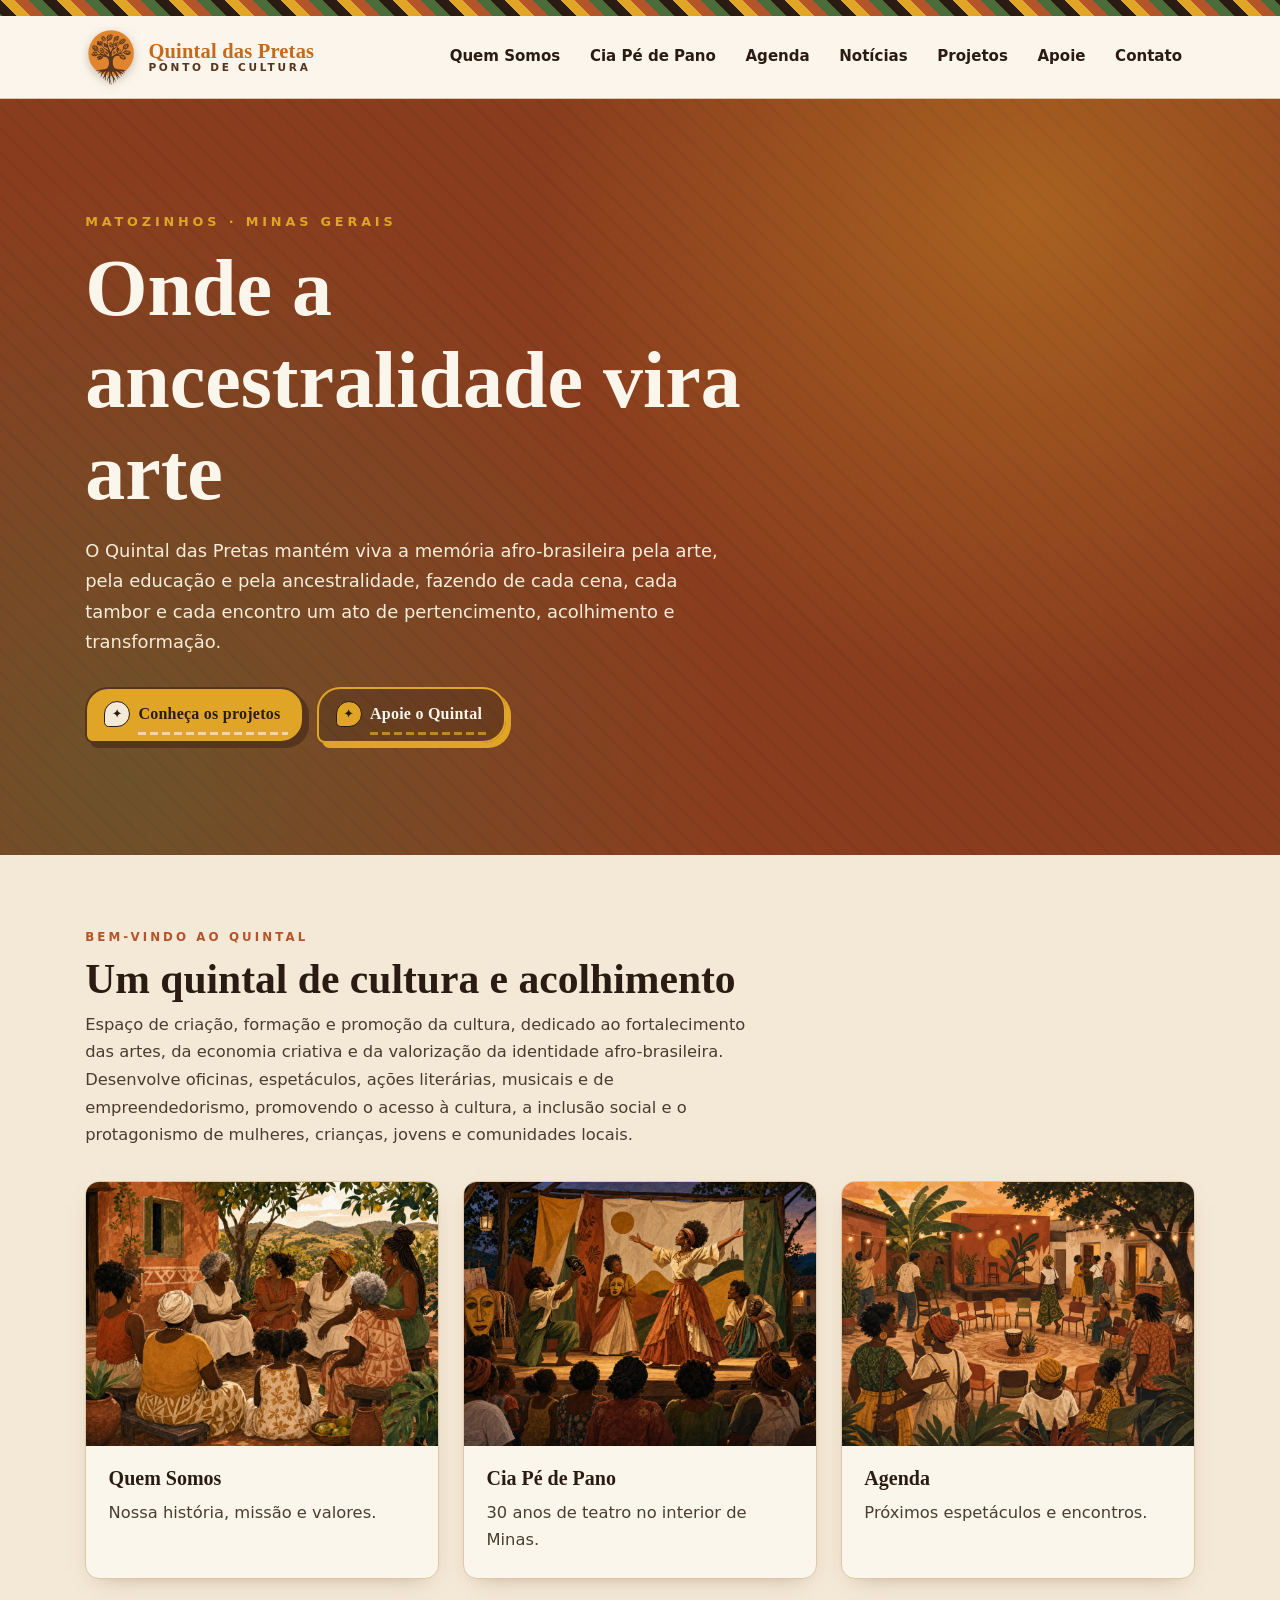
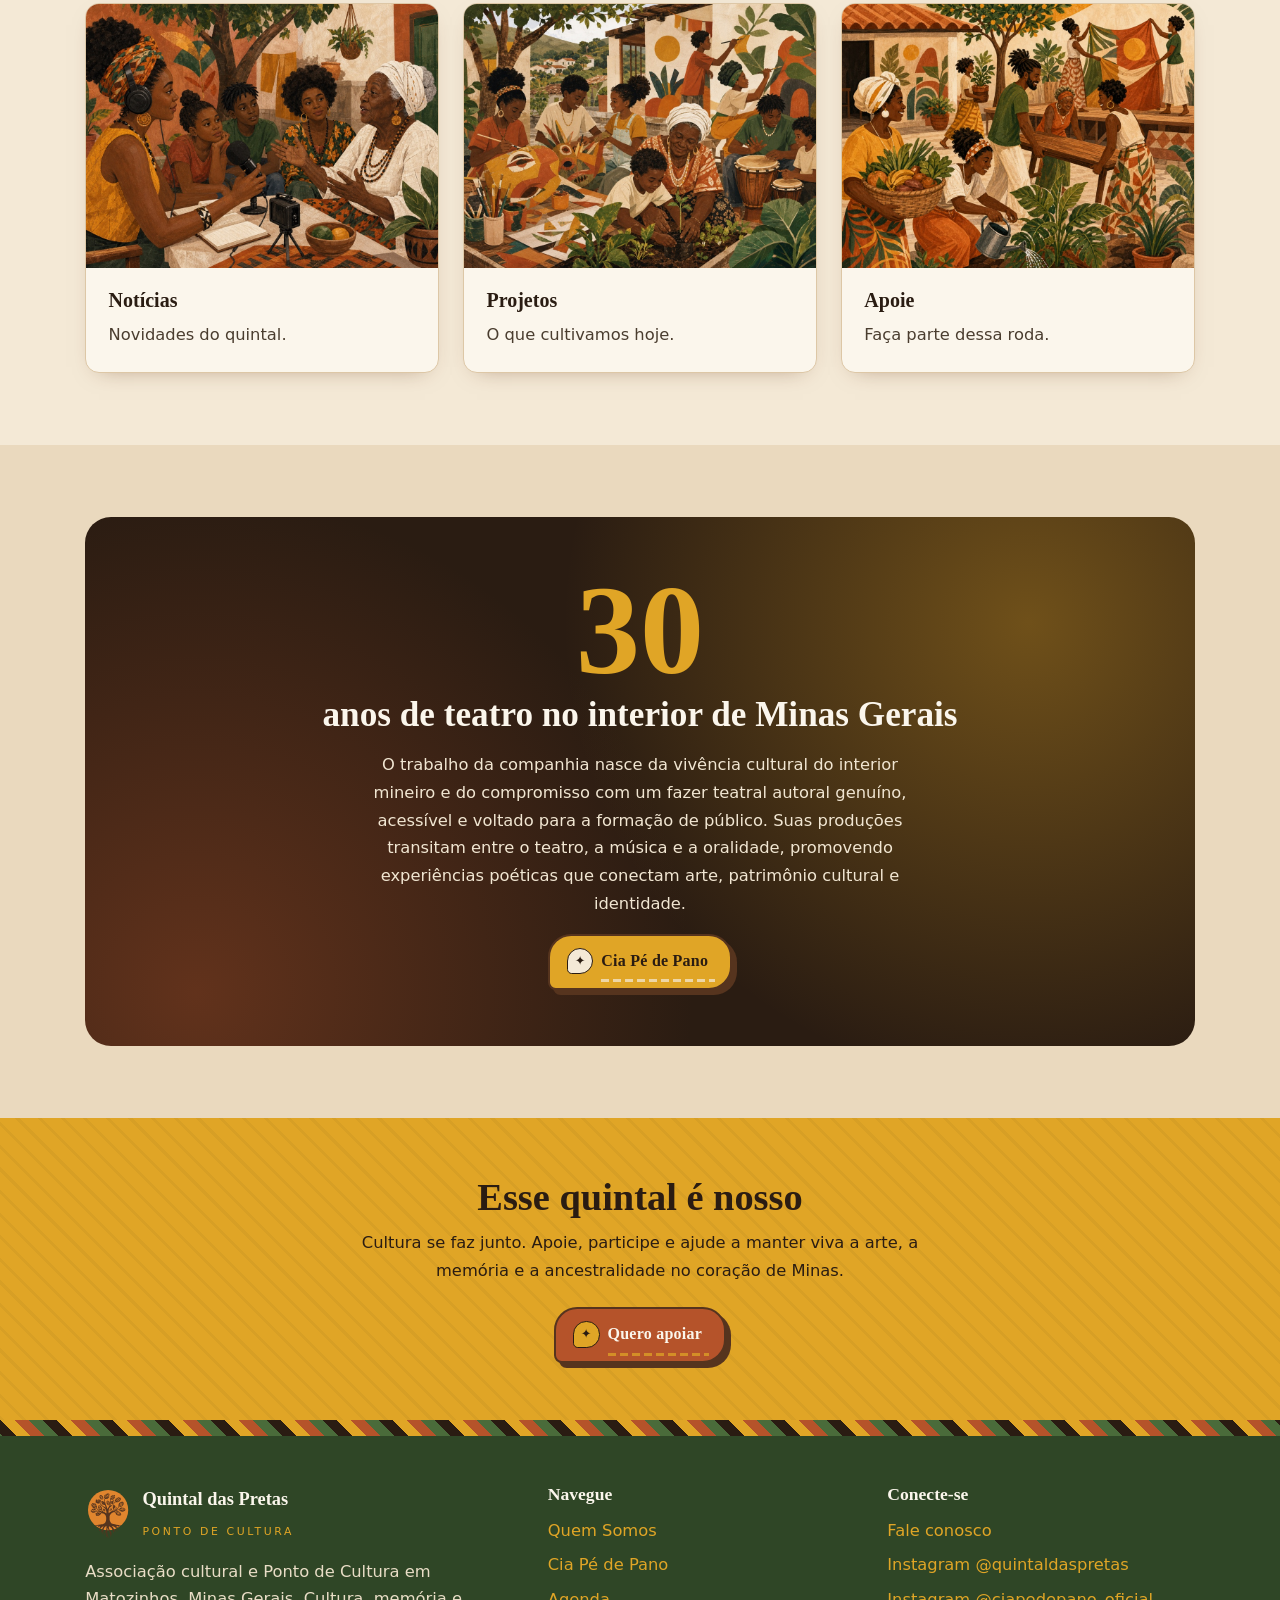
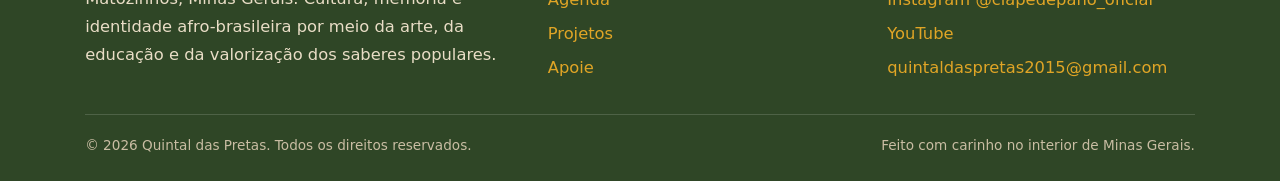
<file: index.html>
<!DOCTYPE html>
<!-- Página gerada por build.py — não editar à mão (rode: python3 build.py) -->
<html lang="pt-BR">
<head>
  <meta charset="UTF-8" />
  <meta name="viewport" content="width=device-width, initial-scale=1.0" />
  <meta http-equiv="Content-Security-Policy" content="default-src 'self'; img-src 'self' data:; style-src 'self' 'unsafe-inline' https://fonts.googleapis.com; font-src 'self' https://fonts.gstatic.com; script-src 'self'; connect-src 'self'; frame-src https://www.google.com https://maps.google.com; base-uri 'self'; form-action 'self'" />
  <title>Início · Quintal das Pretas</title>
  <meta name="description" content="Quintal das Pretas — espaço de cultura, ancestralidade e arte no interior de Minas Gerais." />
  <link rel="icon" type="image/svg+xml" href="assets/img/emblema.svg" />
  <link rel="preconnect" href="https://fonts.googleapis.com" />
  <link rel="preconnect" href="https://fonts.gstatic.com" crossorigin />
  <link href="https://fonts.googleapis.com/css2?family=Fraunces:opsz,wght@9..144,500;9..144,600;9..144,700;9..144,900&family=Mulish:wght@400;500;600;700;800&display=swap" rel="stylesheet" />
  <link rel="stylesheet" href="assets/css/style.css" />
</head>
<body>
  <a href="#conteudo" class="sr-only">Pular para o conteúdo</a>
  <div class="grafismo" aria-hidden="true"></div>

  <header class="cabecalho">
    <div class="container cabecalho-inner">
      <a class="marca" href="index.html" aria-label="Quintal das Pretas — página inicial">
        <img class="marca-selo" src="assets/img/emblema.svg" alt="" width="52" height="60" />
        <span class="marca-texto">
          <span class="marca-titulo">Quintal das Pretas</span>
          <span class="marca-sub">Ponto de Cultura</span>
        </span>
      </a>
      <button class="nav-toggle" aria-expanded="false" aria-controls="nav-principal" aria-label="Abrir menu">☰</button>
      <nav class="nav-principal" id="nav-principal" aria-label="Navegação principal">
        <ul>
<li><a href="quem-somos.html">Quem Somos</a></li>
<li><a href="cia-pe-de-pano.html">Cia Pé de Pano</a></li>
<li><a href="agenda.html">Agenda</a></li>
<li><a href="noticias.html">Notícias</a></li>
<li><a href="projetos.html">Projetos</a></li>
<li><a href="apoie.html">Apoie</a></li>
<li><a href="contato.html">Contato</a></li>
        </ul>
      </nav>
    </div>
  </header>

  <main id="conteudo">

    <section class="home-hero">
      <div class="container">
        <p class="kicker">Matozinhos · Minas Gerais</p>
        <h1>Onde a ancestralidade vira arte</h1>
        <p>O Quintal das Pretas mantém viva a memória afro-brasileira pela arte, pela educação e pela ancestralidade,
        fazendo de cada cena, cada tambor e cada encontro um ato de pertencimento, acolhimento e transformação.</p>
        <div class="hero-ctas">
          <a class="btn btn-primario" href="projetos.html">Conheça os projetos</a>
          <a class="btn btn-secundario" href="apoie.html">Apoie o Quintal</a>
        </div>
      </div>
    </section>

    <section class="secao linho">
      <div class="container">
        <span class="olho">Bem-vindo ao quintal</span>
        <h2 class="secao-titulo">Um quintal de cultura e acolhimento</h2>
        <p class="secao-intro">Espaço de criação, formação e promoção da cultura, dedicado ao fortalecimento das artes,
          da economia criativa e da valorização da identidade afro-brasileira. Desenvolve oficinas, espetáculos, ações literárias, 
          musicais e de empreendedorismo, promovendo o acesso à cultura, a inclusão social e o protagonismo de mulheres, crianças, 
          jovens e comunidades locais.</p>
        <div class="grid grid-3">
<a class="card" href="quem-somos.html">
          <img src="assets/img/home/quem-somos.jpg" alt="" loading="lazy" />
          <div class="card-corpo">
            <h3>Quem Somos</h3>
            <p class="card-resumo">Nossa história, missão e valores.</p>
          </div>
        </a>
<a class="card" href="cia-pe-de-pano.html">
          <img src="assets/img/home/cia.jpg" alt="" loading="lazy" />
          <div class="card-corpo">
            <h3>Cia Pé de Pano</h3>
            <p class="card-resumo">30 anos de teatro no interior de Minas.</p>
          </div>
        </a>
<a class="card" href="agenda.html">
          <img src="assets/img/home/agenda.jpg" alt="" loading="lazy" />
          <div class="card-corpo">
            <h3>Agenda</h3>
            <p class="card-resumo">Próximos espetáculos e encontros.</p>
          </div>
        </a>
<a class="card" href="noticias.html">
          <img src="assets/img/home/noticias.jpg" alt="" loading="lazy" />
          <div class="card-corpo">
            <h3>Notícias</h3>
            <p class="card-resumo">Novidades do quintal.</p>
          </div>
        </a>
<a class="card" href="projetos.html">
          <img src="assets/img/home/projetos.jpg" alt="" loading="lazy" />
          <div class="card-corpo">
            <h3>Projetos</h3>
            <p class="card-resumo">O que cultivamos hoje.</p>
          </div>
        </a>
<a class="card" href="apoie.html">
          <img src="assets/img/home/apoie.jpg" alt="" loading="lazy" />
          <div class="card-corpo">
            <h3>Apoie</h3>
            <p class="card-resumo">Faça parte dessa roda.</p>
          </div>
        </a>
        </div>
      </div>
    </section>

    <section class="secao areia">
      <div class="container">
        <div class="destaque-30">
          <div class="numero">30</div>
          <h2>anos de teatro no interior de Minas Gerais</h2>
          <p>O trabalho da companhia nasce da vivência cultural do interior mineiro e do
          compromisso com um fazer teatral autoral genuíno, acessível e voltado para a
          formação de público. Suas produções transitam entre o teatro, a música e a
          oralidade, promovendo experiências poéticas que conectam arte, patrimônio cultural
          e identidade.</p>
          <p><a class="btn btn-primario" href="cia-pe-de-pano.html">Cia Pé de Pano</a></p>
        </div>
      </div>
    </section>

    <section class="faixa-cta">
      <div class="container">
        <h2>Esse quintal é nosso</h2>
        <p>Cultura se faz junto. Apoie, participe e ajude a manter viva a arte, a memória e a
        ancestralidade no coração de Minas.</p>
        <a class="btn btn-terra btn-cta" href="apoie.html">Quero apoiar</a>
      </div>
    </section>

  </main>

  <div class="grafismo" aria-hidden="true"></div>
  <footer class="rodape">
    <div class="container">
      <div class="rodape-grid">
        <div>
          <div class="rodape-marca">
            <img src="assets/img/emblema.svg" alt="" width="46" height="53" />
            <div>
              <strong>Quintal das Pretas</strong>
              <span>Ponto de Cultura</span>
            </div>
          </div>
          <p>Associação cultural e Ponto de Cultura em Matozinhos, Minas Gerais.
          Cultura, memória e identidade afro-brasileira por meio da arte, da
          educação e da valorização dos saberes populares.</p>
        </div>
        <div>
          <h4>Navegue</h4>
          <ul>
            <li><a href="quem-somos.html">Quem Somos</a></li>
            <li><a href="cia-pe-de-pano.html">Cia Pé de Pano</a></li>
            <li><a href="agenda.html">Agenda</a></li>
            <li><a href="projetos.html">Projetos</a></li>
            <li><a href="apoie.html">Apoie</a></li>
          </ul>
        </div>
        <div>
          <h4>Conecte-se</h4>
          <ul>
            <li><a href="contato.html">Fale conosco</a></li>
            <li><a href="https://instagram.com/quintaldaspretas" target="_blank" rel="noopener">Instagram @quintaldaspretas</a></li>
            <li><a href="https://instagram.com/ciapedepano_oficial" target="_blank" rel="noopener">Instagram @ciapedepano_oficial</a></li>
            <li><a href="https://www.youtube.com/@ciapedepano_matozinhos1996" target="_blank" rel="noopener">YouTube</a></li>
            <li><a href="mailto:quintaldaspretas2015@gmail.com">quintaldaspretas2015@gmail.com</a></li>
          </ul>
        </div>
      </div>
      <div class="rodape-bottom">
        <span>© <span class="js-ano">2026</span> Quintal das Pretas. Todos os direitos reservados.</span>
        <span>Feito com carinho no interior de Minas Gerais.</span>
      </div>
    </div>
  </footer>

  <script src="assets/js/main.js"></script>
</body>
</html>
</file>
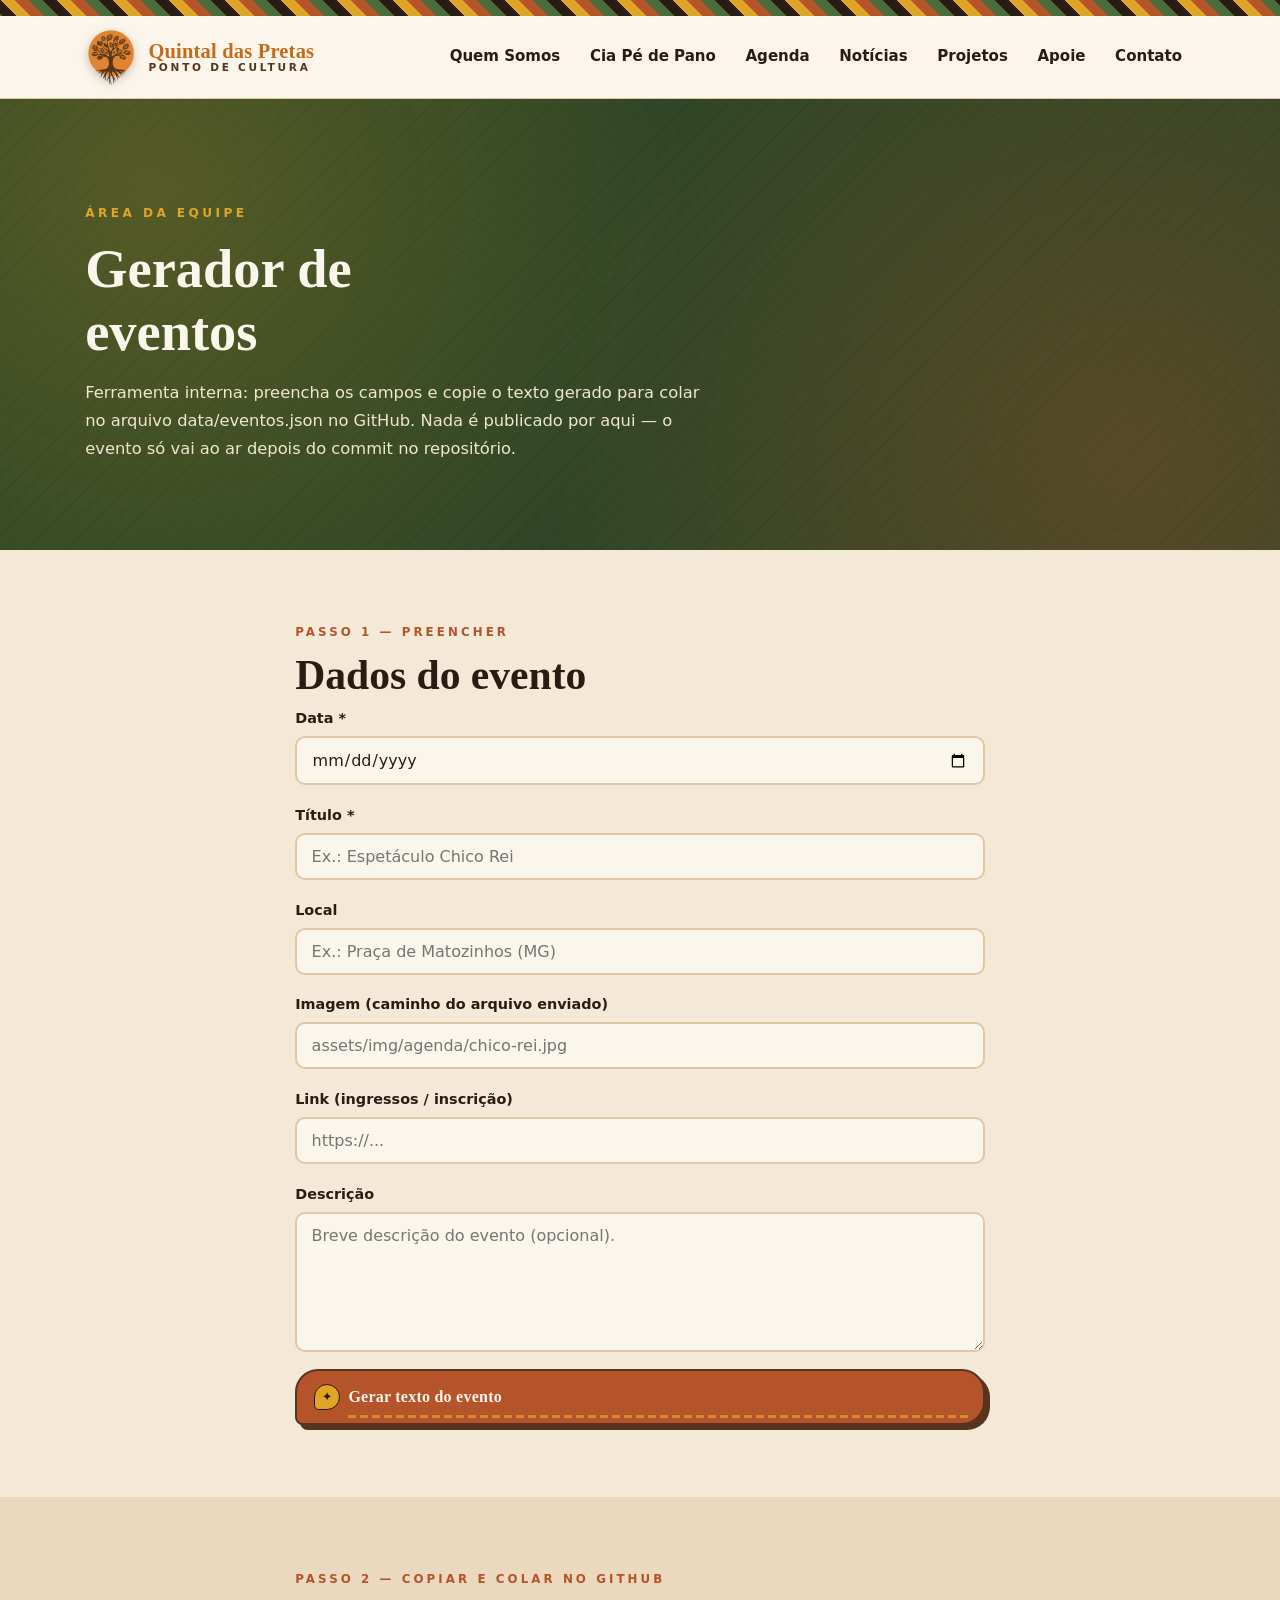
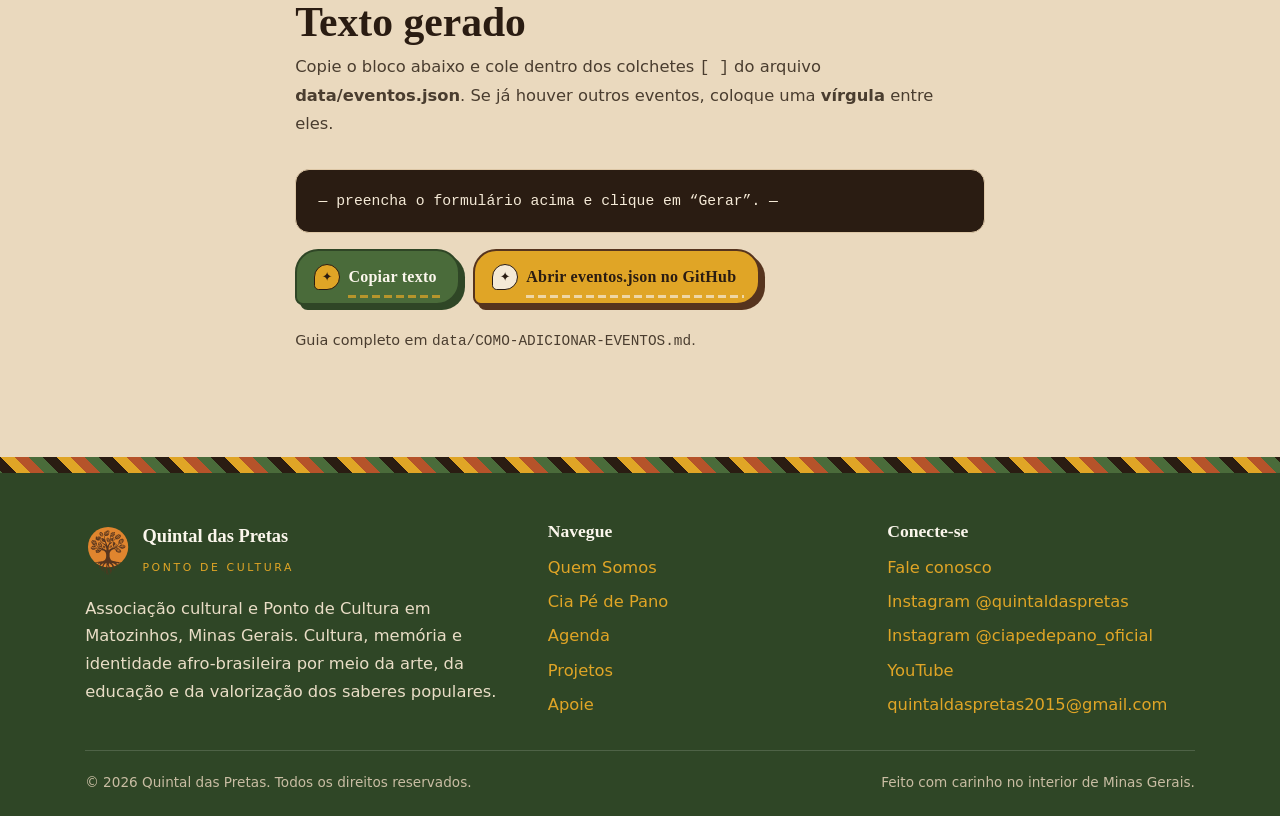
<file: adicionar-evento.html>
<!DOCTYPE html>
<!-- Página gerada por build.py — não editar à mão (rode: python3 build.py) -->
<html lang="pt-BR">
<head>
  <meta charset="UTF-8" />
  <meta name="viewport" content="width=device-width, initial-scale=1.0" />
  <meta http-equiv="Content-Security-Policy" content="default-src 'self'; img-src 'self' data:; style-src 'self' 'unsafe-inline' https://fonts.googleapis.com; font-src 'self' https://fonts.gstatic.com; script-src 'self'; connect-src 'self'; frame-src https://www.google.com https://maps.google.com; base-uri 'self'; form-action 'self'" />
  <title>Área da equipe · Quintal das Pretas</title>
  <meta name="description" content="Ferramenta interna para gerar eventos da agenda." />
  <link rel="icon" type="image/svg+xml" href="assets/img/emblema.svg" />
  <link rel="preconnect" href="https://fonts.googleapis.com" />
  <link rel="preconnect" href="https://fonts.gstatic.com" crossorigin />
  <link href="https://fonts.googleapis.com/css2?family=Fraunces:opsz,wght@9..144,500;9..144,600;9..144,700;9..144,900&family=Mulish:wght@400;500;600;700;800&display=swap" rel="stylesheet" />
  <link rel="stylesheet" href="assets/css/style.css" />
</head>
<body>
  <a href="#conteudo" class="sr-only">Pular para o conteúdo</a>
  <div class="grafismo" aria-hidden="true"></div>

  <header class="cabecalho">
    <div class="container cabecalho-inner">
      <a class="marca" href="index.html" aria-label="Quintal das Pretas — página inicial">
        <img class="marca-selo" src="assets/img/emblema.svg" alt="" width="52" height="60" />
        <span class="marca-texto">
          <span class="marca-titulo">Quintal das Pretas</span>
          <span class="marca-sub">Ponto de Cultura</span>
        </span>
      </a>
      <button class="nav-toggle" aria-expanded="false" aria-controls="nav-principal" aria-label="Abrir menu">☰</button>
      <nav class="nav-principal" id="nav-principal" aria-label="Navegação principal">
        <ul>
<li><a href="quem-somos.html">Quem Somos</a></li>
<li><a href="cia-pe-de-pano.html">Cia Pé de Pano</a></li>
<li><a href="agenda.html">Agenda</a></li>
<li><a href="noticias.html">Notícias</a></li>
<li><a href="projetos.html">Projetos</a></li>
<li><a href="apoie.html">Apoie</a></li>
<li><a href="contato.html">Contato</a></li>
        </ul>
      </nav>
    </div>
  </header>

  <main id="conteudo">

    <section class="page-hero">
      <div class="container">
        <p class="kicker">Área da equipe</p>
        <h1>Gerador de eventos</h1>
        <p>Ferramenta interna: preencha os campos e copie o texto gerado para colar no arquivo data/eventos.json no GitHub. Nada é publicado por aqui — o evento só vai ao ar depois do commit no repositório.</p>
      </div>
    </section>

    <section class="secao linho">
      <div class="container" style="max-width:760px">
        <span class="olho">Passo 1 — preencher</span>
        <h2 class="secao-titulo">Dados do evento</h2>
        <form id="gerador-evento" class="form-grid" novalidate>
          <div class="campo">
            <label for="g-data">Data *</label>
            <input type="date" id="g-data" required />
          </div>
          <div class="campo">
            <label for="g-titulo">Título *</label>
            <input type="text" id="g-titulo" required placeholder="Ex.: Espetáculo Chico Rei" />
          </div>
          <div class="campo">
            <label for="g-local">Local</label>
            <input type="text" id="g-local" placeholder="Ex.: Praça de Matozinhos (MG)" />
          </div>
          <div class="campo">
            <label for="g-imagem">Imagem (caminho do arquivo enviado)</label>
            <input type="text" id="g-imagem" placeholder="assets/img/agenda/chico-rei.jpg" />
          </div>
          <div class="campo">
            <label for="g-link">Link (ingressos / inscrição)</label>
            <input type="url" id="g-link" placeholder="https://..." />
          </div>
          <div class="campo">
            <label for="g-descricao">Descrição</label>
            <textarea id="g-descricao" placeholder="Breve descrição do evento (opcional)."></textarea>
          </div>
          <button type="submit" class="btn btn-terra">Gerar texto do evento</button>
        </form>
      </div>
    </section>

    <section class="secao areia">
      <div class="container" style="max-width:760px">
        <span class="olho">Passo 2 — copiar e colar no GitHub</span>
        <h2 class="secao-titulo">Texto gerado</h2>
        <p class="secao-intro">Copie o bloco abaixo e cole dentro dos colchetes
        <code>[ ]</code> do arquivo <strong>data/eventos.json</strong>. Se já houver
        outros eventos, coloque uma <strong>vírgula</strong> entre eles.</p>
        <pre id="evento-saida" class="saida-codigo" aria-live="polite">— preencha o formulário acima e clique em “Gerar”. —</pre>
        <div style="display:flex;gap:.8rem;flex-wrap:wrap;margin-top:1rem">
          <button type="button" class="btn btn-verde" id="copiar-evento">Copiar texto</button>
          <a class="btn btn-primario" href="https://github.com/thyfanixs/quintal-das-pretas/edit/main/data/eventos.json" target="_blank" rel="noopener">Abrir eventos.json no GitHub</a>
        </div>
        <p class="secao-intro" style="margin-top:1.4rem;font-size:.9rem">
          Guia completo em <code>data/COMO-ADICIONAR-EVENTOS.md</code>.</p>
      </div>
    </section>

  </main>

  <div class="grafismo" aria-hidden="true"></div>
  <footer class="rodape">
    <div class="container">
      <div class="rodape-grid">
        <div>
          <div class="rodape-marca">
            <img src="assets/img/emblema.svg" alt="" width="46" height="53" />
            <div>
              <strong>Quintal das Pretas</strong>
              <span>Ponto de Cultura</span>
            </div>
          </div>
          <p>Associação cultural e Ponto de Cultura em Matozinhos, Minas Gerais.
          Cultura, memória e identidade afro-brasileira por meio da arte, da
          educação e da valorização dos saberes populares.</p>
        </div>
        <div>
          <h4>Navegue</h4>
          <ul>
            <li><a href="quem-somos.html">Quem Somos</a></li>
            <li><a href="cia-pe-de-pano.html">Cia Pé de Pano</a></li>
            <li><a href="agenda.html">Agenda</a></li>
            <li><a href="projetos.html">Projetos</a></li>
            <li><a href="apoie.html">Apoie</a></li>
          </ul>
        </div>
        <div>
          <h4>Conecte-se</h4>
          <ul>
            <li><a href="contato.html">Fale conosco</a></li>
            <li><a href="https://instagram.com/quintaldaspretas" target="_blank" rel="noopener">Instagram @quintaldaspretas</a></li>
            <li><a href="https://instagram.com/ciapedepano_oficial" target="_blank" rel="noopener">Instagram @ciapedepano_oficial</a></li>
            <li><a href="https://www.youtube.com/@ciapedepano_matozinhos1996" target="_blank" rel="noopener">YouTube</a></li>
            <li><a href="mailto:quintaldaspretas2015@gmail.com">quintaldaspretas2015@gmail.com</a></li>
          </ul>
        </div>
      </div>
      <div class="rodape-bottom">
        <span>© <span class="js-ano">2026</span> Quintal das Pretas. Todos os direitos reservados.</span>
        <span>Feito com carinho no interior de Minas Gerais.</span>
      </div>
    </div>
  </footer>

  <script src="assets/js/main.js"></script>
</body>
</html>
</file>
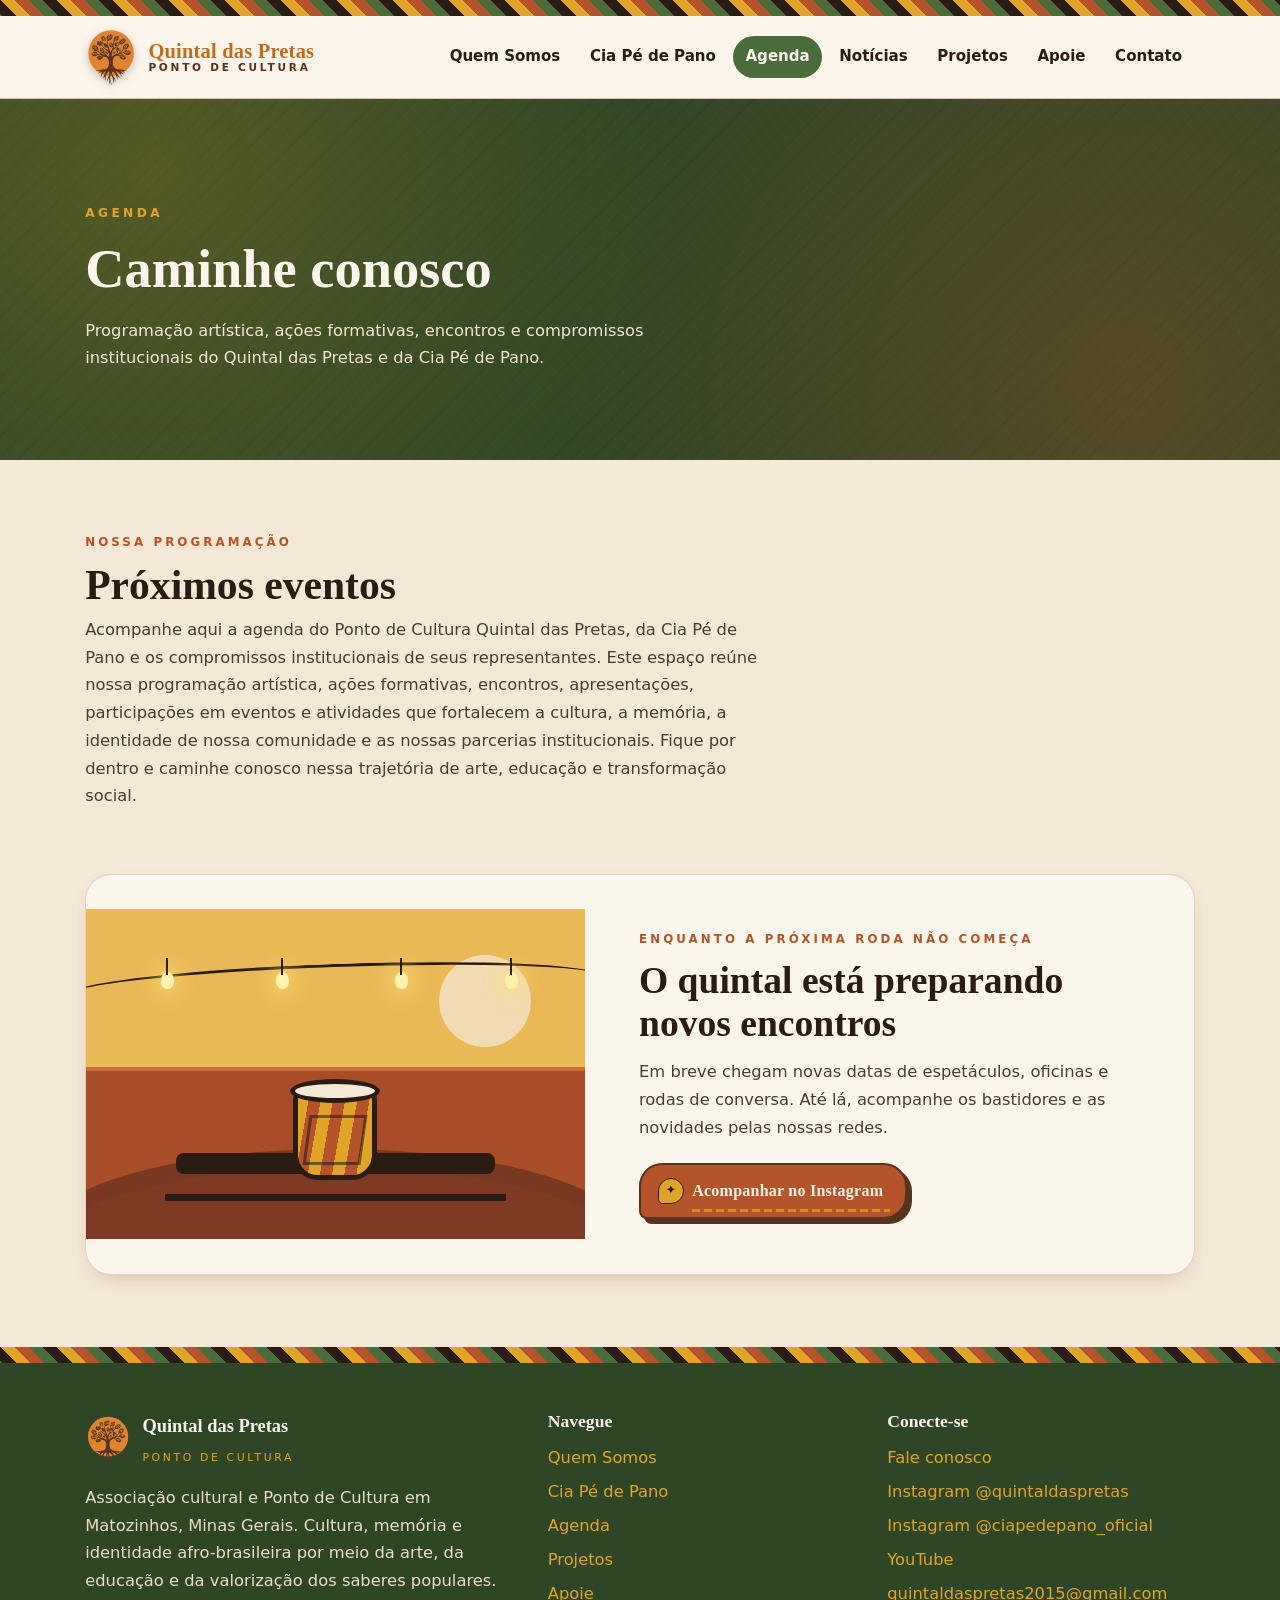
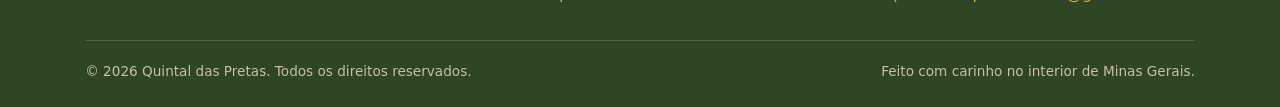
<file: agenda.html>
<!DOCTYPE html>
<!-- Página gerada por build.py — não editar à mão (rode: python3 build.py) -->
<html lang="pt-BR">
<head>
  <meta charset="UTF-8" />
  <meta name="viewport" content="width=device-width, initial-scale=1.0" />
  <meta http-equiv="Content-Security-Policy" content="default-src 'self'; img-src 'self' data:; style-src 'self' 'unsafe-inline' https://fonts.googleapis.com; font-src 'self' https://fonts.gstatic.com; script-src 'self'; connect-src 'self'; frame-src https://www.google.com https://maps.google.com; base-uri 'self'; form-action 'self'" />
  <title>Agenda · Quintal das Pretas</title>
  <meta name="description" content="Agenda de espetáculos, oficinas, encontros e compromissos do Quintal das Pretas e da Cia Pé de Pano." />
  <link rel="icon" type="image/svg+xml" href="assets/img/emblema.svg" />
  <link rel="preconnect" href="https://fonts.googleapis.com" />
  <link rel="preconnect" href="https://fonts.gstatic.com" crossorigin />
  <link href="https://fonts.googleapis.com/css2?family=Fraunces:opsz,wght@9..144,500;9..144,600;9..144,700;9..144,900&family=Mulish:wght@400;500;600;700;800&display=swap" rel="stylesheet" />
  <link rel="stylesheet" href="assets/css/style.css" />
</head>
<body>
  <a href="#conteudo" class="sr-only">Pular para o conteúdo</a>
  <div class="grafismo" aria-hidden="true"></div>

  <header class="cabecalho">
    <div class="container cabecalho-inner">
      <a class="marca" href="index.html" aria-label="Quintal das Pretas — página inicial">
        <img class="marca-selo" src="assets/img/emblema.svg" alt="" width="52" height="60" />
        <span class="marca-texto">
          <span class="marca-titulo">Quintal das Pretas</span>
          <span class="marca-sub">Ponto de Cultura</span>
        </span>
      </a>
      <button class="nav-toggle" aria-expanded="false" aria-controls="nav-principal" aria-label="Abrir menu">☰</button>
      <nav class="nav-principal" id="nav-principal" aria-label="Navegação principal">
        <ul>
<li><a href="quem-somos.html">Quem Somos</a></li>
<li><a href="cia-pe-de-pano.html">Cia Pé de Pano</a></li>
<li><a href="agenda.html" class="ativo" aria-current="page">Agenda</a></li>
<li><a href="noticias.html">Notícias</a></li>
<li><a href="projetos.html">Projetos</a></li>
<li><a href="apoie.html">Apoie</a></li>
<li><a href="contato.html">Contato</a></li>
        </ul>
      </nav>
    </div>
  </header>

  <main id="conteudo">

    <section class="page-hero">
      <div class="container">
        <p class="kicker">Agenda</p>
        <h1>Caminhe conosco</h1>
        <p>Programação artística, ações formativas, encontros e compromissos institucionais do Quintal das Pretas e da Cia Pé de Pano.</p>
      </div>
    </section>

    <section class="secao linho">
      <div class="container">
        <span class="olho">Nossa programação</span>
        <h2 class="secao-titulo">Próximos eventos</h2>
        <p class="secao-intro">Acompanhe aqui a agenda do Ponto de Cultura Quintal das Pretas, da Cia Pé de Pano e os compromissos institucionais de seus representantes. Este espaço reúne nossa programação artística, ações formativas, encontros, apresentações, participações em eventos e atividades que fortalecem a cultura, a memória, a identidade de nossa comunidade e as nossas parcerias institucionais. Fique por dentro e caminhe conosco nessa trajetória de arte, educação e transformação social.</p>

        <!-- A lista é montada automaticamente a partir de data/eventos.json.
             Para adicionar um evento, edite esse arquivo (veja data/COMO-ADICIONAR-EVENTOS.md). -->
        <ul class="timeline" id="agenda-lista" data-fonte="data/eventos.json" hidden></ul>
        <p class="secao-intro" id="agenda-status">Carregando agenda…</p>
        <div class="agenda-vazia" id="agenda-vazia" hidden>
          <div class="agenda-cena" aria-hidden="true">
            <span class="agenda-sol"></span>
            <span class="agenda-cordao"></span>
            <span class="agenda-luz luz-1"></span>
            <span class="agenda-luz luz-2"></span>
            <span class="agenda-luz luz-3"></span>
            <span class="agenda-luz luz-4"></span>
            <span class="agenda-folha folha-1"></span>
            <span class="agenda-folha folha-2"></span>
            <span class="agenda-folha folha-3"></span>
            <span class="agenda-banco"></span>
            <span class="agenda-ritmo ritmo-1"></span>
            <span class="agenda-ritmo ritmo-2"></span>
            <span class="agenda-ritmo ritmo-3"></span>
            <span class="agenda-tambor"><i></i></span>
          </div>
          <div class="agenda-vazia-texto">
            <span class="olho">Enquanto a próxima roda não começa</span>
            <h3>O quintal está preparando novos encontros</h3>
            <p>Em breve chegam novas datas de espetáculos, oficinas e rodas de conversa.
            Até lá, acompanhe os bastidores e as novidades pelas nossas redes.</p>
            <a class="btn btn-terra" href="https://instagram.com/quintaldaspretas"
               target="_blank" rel="noopener">Acompanhar no Instagram</a>
          </div>
        </div>
        <noscript><p class="secao-intro">Ative o JavaScript para ver a programação,
        ou acompanhe nossos eventos pelas redes sociais.</p></noscript>
      </div>
    </section>

  </main>

  <div class="grafismo" aria-hidden="true"></div>
  <footer class="rodape">
    <div class="container">
      <div class="rodape-grid">
        <div>
          <div class="rodape-marca">
            <img src="assets/img/emblema.svg" alt="" width="46" height="53" />
            <div>
              <strong>Quintal das Pretas</strong>
              <span>Ponto de Cultura</span>
            </div>
          </div>
          <p>Associação cultural e Ponto de Cultura em Matozinhos, Minas Gerais.
          Cultura, memória e identidade afro-brasileira por meio da arte, da
          educação e da valorização dos saberes populares.</p>
        </div>
        <div>
          <h4>Navegue</h4>
          <ul>
            <li><a href="quem-somos.html">Quem Somos</a></li>
            <li><a href="cia-pe-de-pano.html">Cia Pé de Pano</a></li>
            <li><a href="agenda.html">Agenda</a></li>
            <li><a href="projetos.html">Projetos</a></li>
            <li><a href="apoie.html">Apoie</a></li>
          </ul>
        </div>
        <div>
          <h4>Conecte-se</h4>
          <ul>
            <li><a href="contato.html">Fale conosco</a></li>
            <li><a href="https://instagram.com/quintaldaspretas" target="_blank" rel="noopener">Instagram @quintaldaspretas</a></li>
            <li><a href="https://instagram.com/ciapedepano_oficial" target="_blank" rel="noopener">Instagram @ciapedepano_oficial</a></li>
            <li><a href="https://www.youtube.com/@ciapedepano_matozinhos1996" target="_blank" rel="noopener">YouTube</a></li>
            <li><a href="mailto:quintaldaspretas2015@gmail.com">quintaldaspretas2015@gmail.com</a></li>
          </ul>
        </div>
      </div>
      <div class="rodape-bottom">
        <span>© <span class="js-ano">2026</span> Quintal das Pretas. Todos os direitos reservados.</span>
        <span>Feito com carinho no interior de Minas Gerais.</span>
      </div>
    </div>
  </footer>

  <script src="assets/js/main.js"></script>
</body>
</html>
</file>
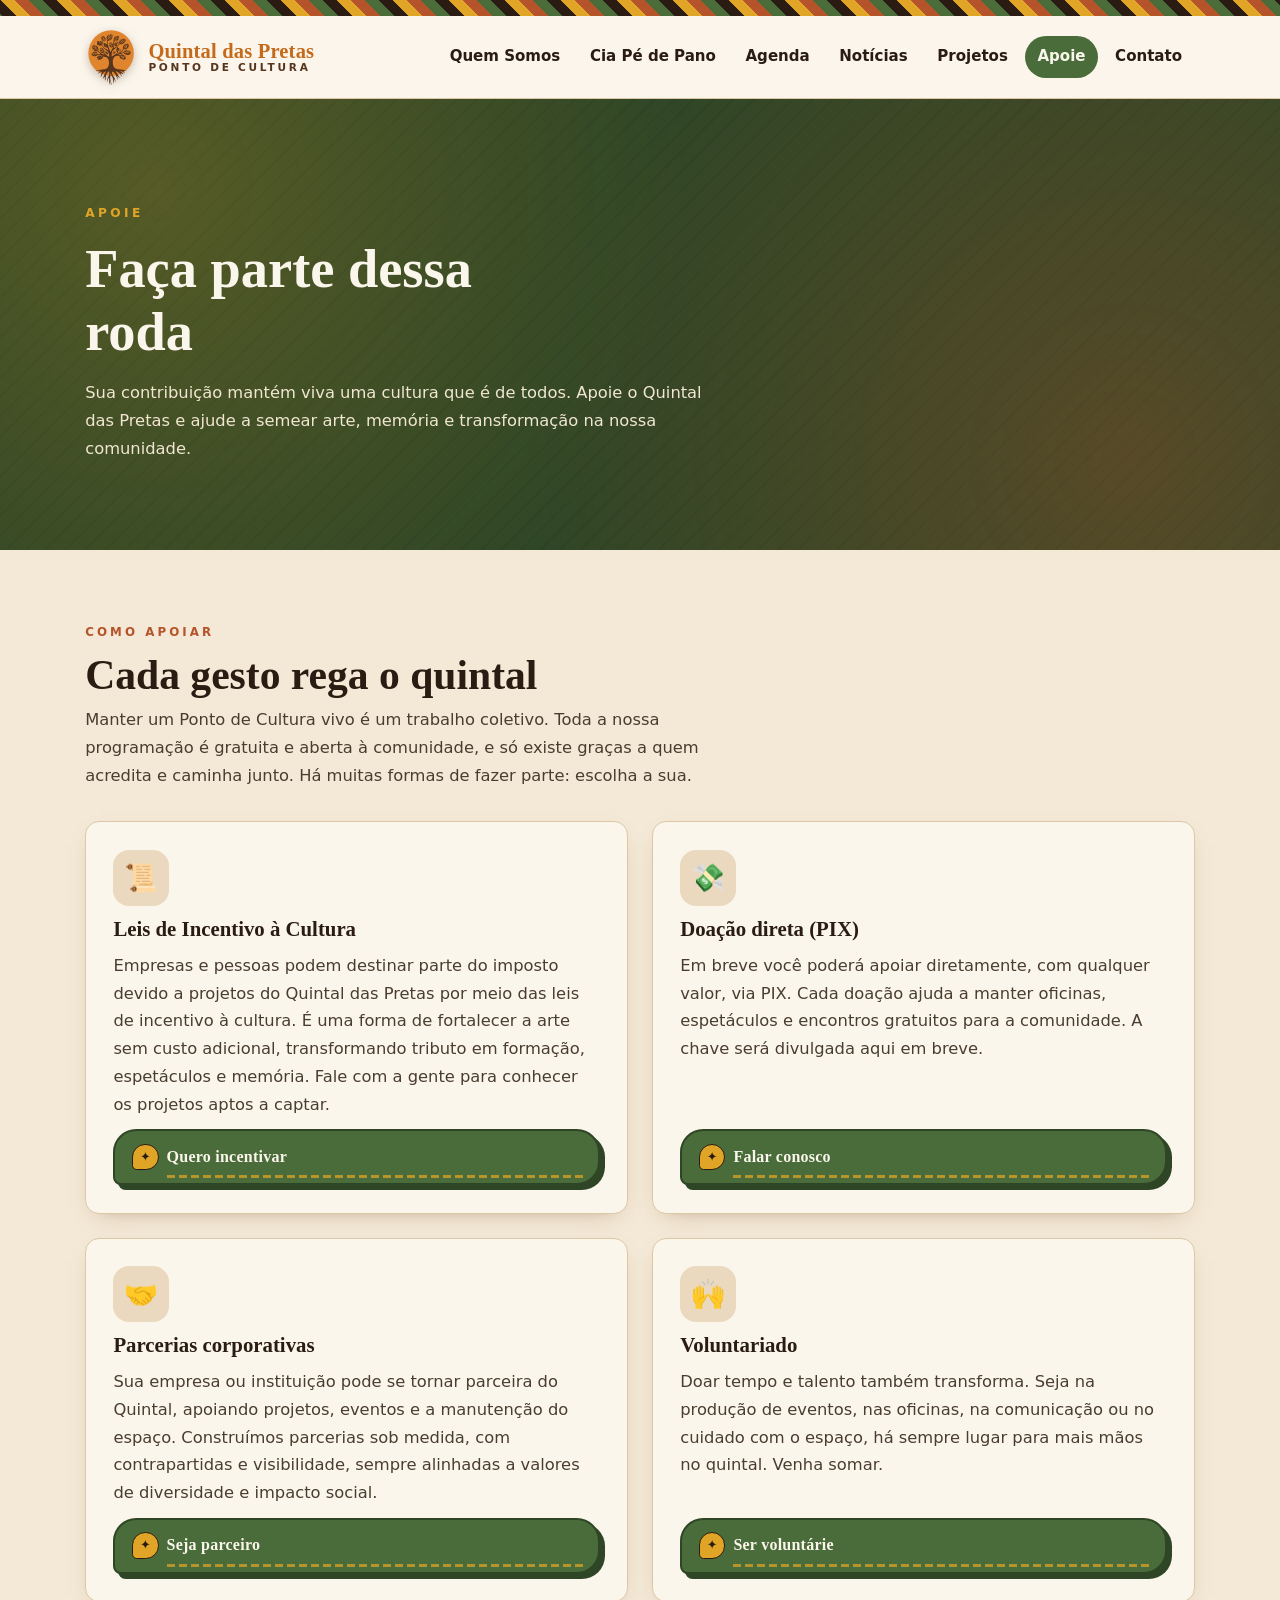
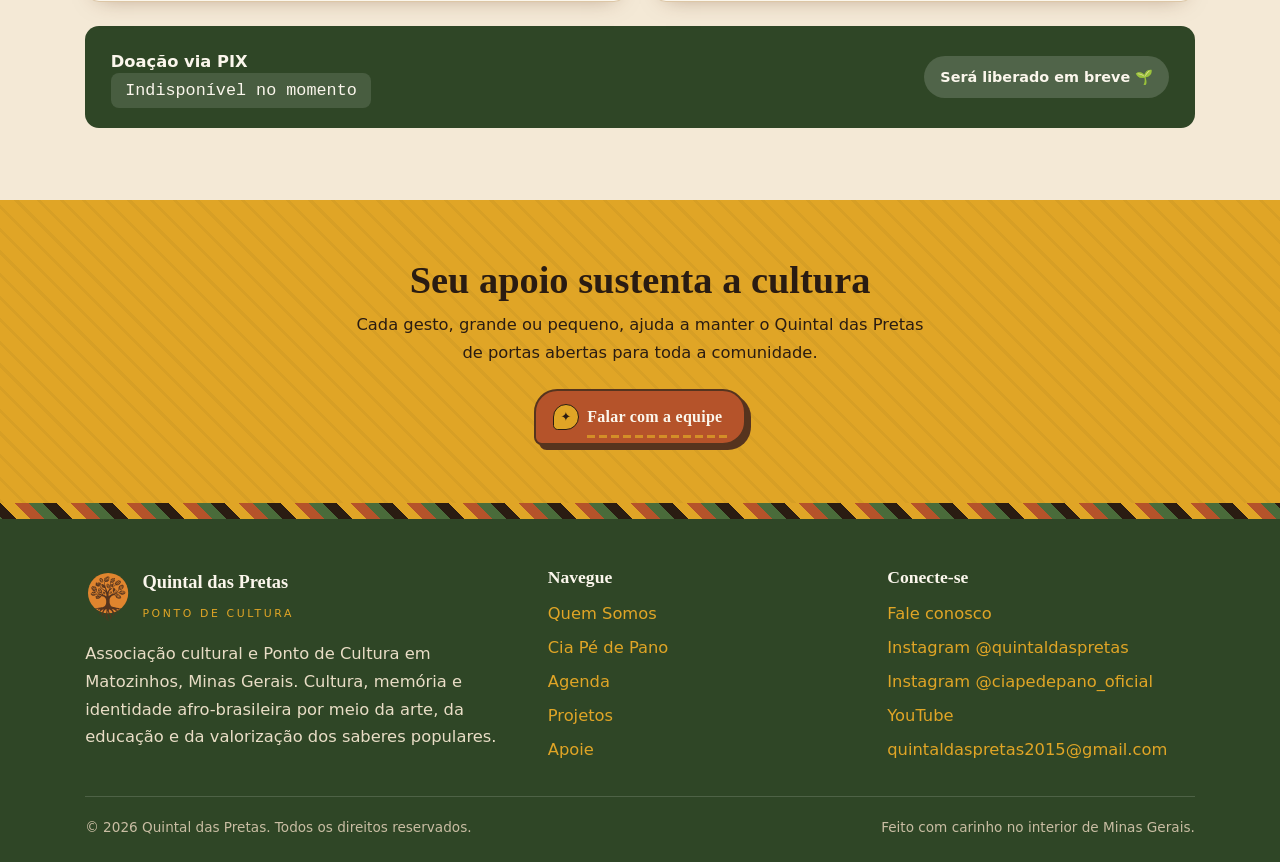
<file: apoie.html>
<!DOCTYPE html>
<!-- Página gerada por build.py — não editar à mão (rode: python3 build.py) -->
<html lang="pt-BR">
<head>
  <meta charset="UTF-8" />
  <meta name="viewport" content="width=device-width, initial-scale=1.0" />
  <meta http-equiv="Content-Security-Policy" content="default-src 'self'; img-src 'self' data:; style-src 'self' 'unsafe-inline' https://fonts.googleapis.com; font-src 'self' https://fonts.gstatic.com; script-src 'self'; connect-src 'self'; frame-src https://www.google.com https://maps.google.com; base-uri 'self'; form-action 'self'" />
  <title>Apoie · Quintal das Pretas</title>
  <meta name="description" content="Apoie o Quintal das Pretas: leis de incentivo, PIX, parcerias e voluntariado." />
  <link rel="icon" type="image/svg+xml" href="assets/img/emblema.svg" />
  <link rel="preconnect" href="https://fonts.googleapis.com" />
  <link rel="preconnect" href="https://fonts.gstatic.com" crossorigin />
  <link href="https://fonts.googleapis.com/css2?family=Fraunces:opsz,wght@9..144,500;9..144,600;9..144,700;9..144,900&family=Mulish:wght@400;500;600;700;800&display=swap" rel="stylesheet" />
  <link rel="stylesheet" href="assets/css/style.css" />
</head>
<body>
  <a href="#conteudo" class="sr-only">Pular para o conteúdo</a>
  <div class="grafismo" aria-hidden="true"></div>

  <header class="cabecalho">
    <div class="container cabecalho-inner">
      <a class="marca" href="index.html" aria-label="Quintal das Pretas — página inicial">
        <img class="marca-selo" src="assets/img/emblema.svg" alt="" width="52" height="60" />
        <span class="marca-texto">
          <span class="marca-titulo">Quintal das Pretas</span>
          <span class="marca-sub">Ponto de Cultura</span>
        </span>
      </a>
      <button class="nav-toggle" aria-expanded="false" aria-controls="nav-principal" aria-label="Abrir menu">☰</button>
      <nav class="nav-principal" id="nav-principal" aria-label="Navegação principal">
        <ul>
<li><a href="quem-somos.html">Quem Somos</a></li>
<li><a href="cia-pe-de-pano.html">Cia Pé de Pano</a></li>
<li><a href="agenda.html">Agenda</a></li>
<li><a href="noticias.html">Notícias</a></li>
<li><a href="projetos.html">Projetos</a></li>
<li><a href="apoie.html" class="ativo" aria-current="page">Apoie</a></li>
<li><a href="contato.html">Contato</a></li>
        </ul>
      </nav>
    </div>
  </header>

  <main id="conteudo">

    <section class="page-hero">
      <div class="container">
        <p class="kicker">Apoie</p>
        <h1>Faça parte dessa roda</h1>
        <p>Sua contribuição mantém viva uma cultura que é de todos. Apoie o Quintal das Pretas e ajude a semear arte, memória e transformação na nossa comunidade.</p>
      </div>
    </section>

    <section class="secao linho">
      <div class="container">
        <span class="olho">Como apoiar</span>
        <h2 class="secao-titulo">Cada gesto rega o quintal</h2>
        <p class="secao-intro">Manter um Ponto de Cultura vivo é um trabalho coletivo. Toda a
        nossa programação é gratuita e aberta à comunidade, e só existe graças a quem acredita
        e caminha junto. Há muitas formas de fazer parte: escolha a sua.</p>
        <div class="grid grid-2">
<div class="apoio-card">
          <div class="apoio-icone" aria-hidden="true">📜</div>
          <h3>Leis de Incentivo à Cultura</h3>
          <p>Empresas e pessoas podem destinar parte do imposto devido a projetos do Quintal das Pretas por meio das leis de incentivo à cultura. É uma forma de fortalecer a arte sem custo adicional, transformando tributo em formação, espetáculos e memória. Fale com a gente para conhecer os projetos aptos a captar.</p>
          <a class="btn btn-verde" href="contato.html">Quero incentivar</a>
        </div>
<div class="apoio-card">
          <div class="apoio-icone" aria-hidden="true">💸</div>
          <h3>Doação direta (PIX)</h3>
          <p>Em breve você poderá apoiar diretamente, com qualquer valor, via PIX. Cada doação ajuda a manter oficinas, espetáculos e encontros gratuitos para a comunidade. A chave será divulgada aqui em breve.</p>
          <a class="btn btn-verde" href="contato.html">Falar conosco</a>
        </div>
<div class="apoio-card">
          <div class="apoio-icone" aria-hidden="true">🤝</div>
          <h3>Parcerias corporativas</h3>
          <p>Sua empresa ou instituição pode se tornar parceira do Quintal, apoiando projetos, eventos e a manutenção do espaço. Construímos parcerias sob medida, com contrapartidas e visibilidade, sempre alinhadas a valores de diversidade e impacto social.</p>
          <a class="btn btn-verde" href="contato.html">Seja parceiro</a>
        </div>
<div class="apoio-card">
          <div class="apoio-icone" aria-hidden="true">🙌</div>
          <h3>Voluntariado</h3>
          <p>Doar tempo e talento também transforma. Seja na produção de eventos, nas oficinas, na comunicação ou no cuidado com o espaço, há sempre lugar para mais mãos no quintal. Venha somar.</p>
          <a class="btn btn-verde" href="contato.html">Ser voluntárie</a>
        </div>
        </div>

        <div class="pix-box">
          <div>
            <strong>Doação via PIX</strong><br />
            <span class="pix-chave">Indisponível no momento</span>
          </div>
          <span class="pix-aviso">Será liberado em breve 🌱</span>
        </div>
      </div>
    </section>

    <section class="faixa-cta">
      <div class="container">
        <h2>Seu apoio sustenta a cultura</h2>
        <p>Cada gesto, grande ou pequeno, ajuda a manter o Quintal das Pretas de portas
        abertas para toda a comunidade.</p>
        <a class="btn btn-terra btn-cta" href="contato.html">Falar com a equipe</a>
      </div>
    </section>

  </main>

  <div class="grafismo" aria-hidden="true"></div>
  <footer class="rodape">
    <div class="container">
      <div class="rodape-grid">
        <div>
          <div class="rodape-marca">
            <img src="assets/img/emblema.svg" alt="" width="46" height="53" />
            <div>
              <strong>Quintal das Pretas</strong>
              <span>Ponto de Cultura</span>
            </div>
          </div>
          <p>Associação cultural e Ponto de Cultura em Matozinhos, Minas Gerais.
          Cultura, memória e identidade afro-brasileira por meio da arte, da
          educação e da valorização dos saberes populares.</p>
        </div>
        <div>
          <h4>Navegue</h4>
          <ul>
            <li><a href="quem-somos.html">Quem Somos</a></li>
            <li><a href="cia-pe-de-pano.html">Cia Pé de Pano</a></li>
            <li><a href="agenda.html">Agenda</a></li>
            <li><a href="projetos.html">Projetos</a></li>
            <li><a href="apoie.html">Apoie</a></li>
          </ul>
        </div>
        <div>
          <h4>Conecte-se</h4>
          <ul>
            <li><a href="contato.html">Fale conosco</a></li>
            <li><a href="https://instagram.com/quintaldaspretas" target="_blank" rel="noopener">Instagram @quintaldaspretas</a></li>
            <li><a href="https://instagram.com/ciapedepano_oficial" target="_blank" rel="noopener">Instagram @ciapedepano_oficial</a></li>
            <li><a href="https://www.youtube.com/@ciapedepano_matozinhos1996" target="_blank" rel="noopener">YouTube</a></li>
            <li><a href="mailto:quintaldaspretas2015@gmail.com">quintaldaspretas2015@gmail.com</a></li>
          </ul>
        </div>
      </div>
      <div class="rodape-bottom">
        <span>© <span class="js-ano">2026</span> Quintal das Pretas. Todos os direitos reservados.</span>
        <span>Feito com carinho no interior de Minas Gerais.</span>
      </div>
    </div>
  </footer>

  <script src="assets/js/main.js"></script>
</body>
</html>
</file>
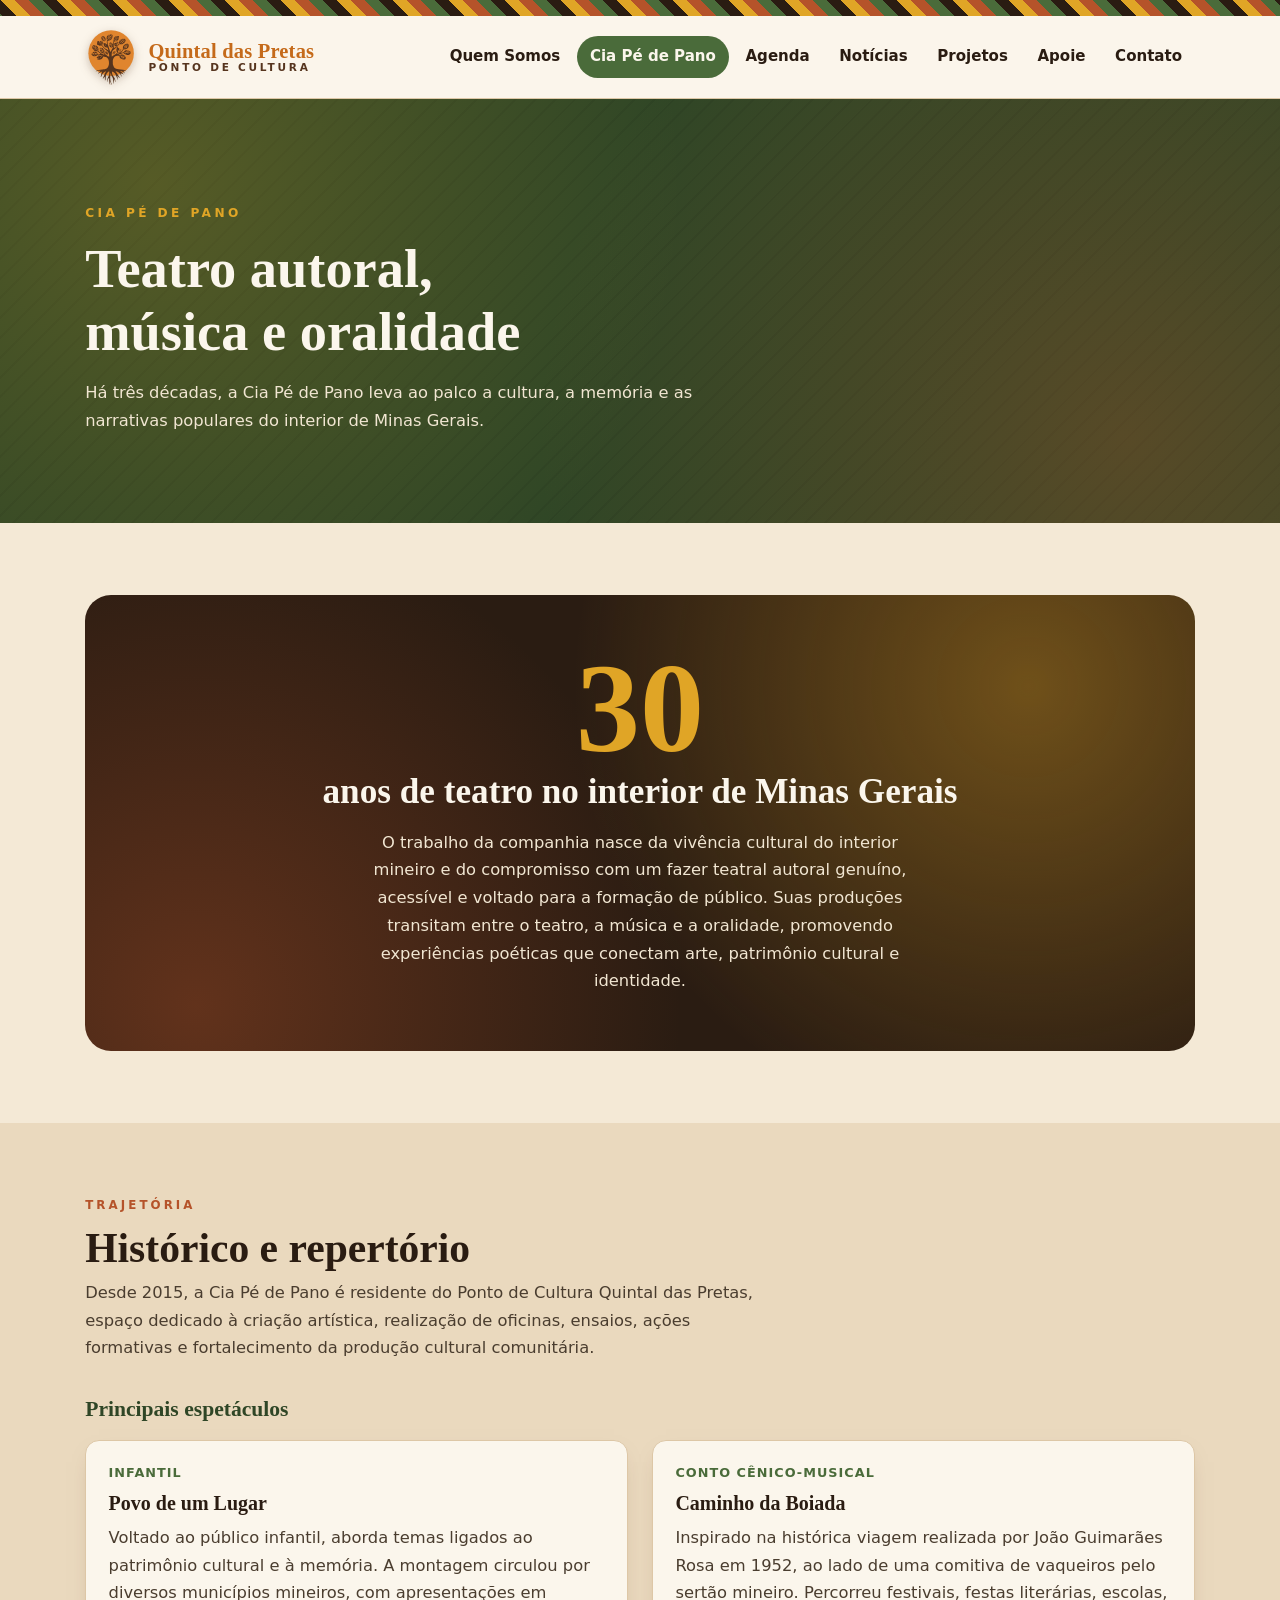
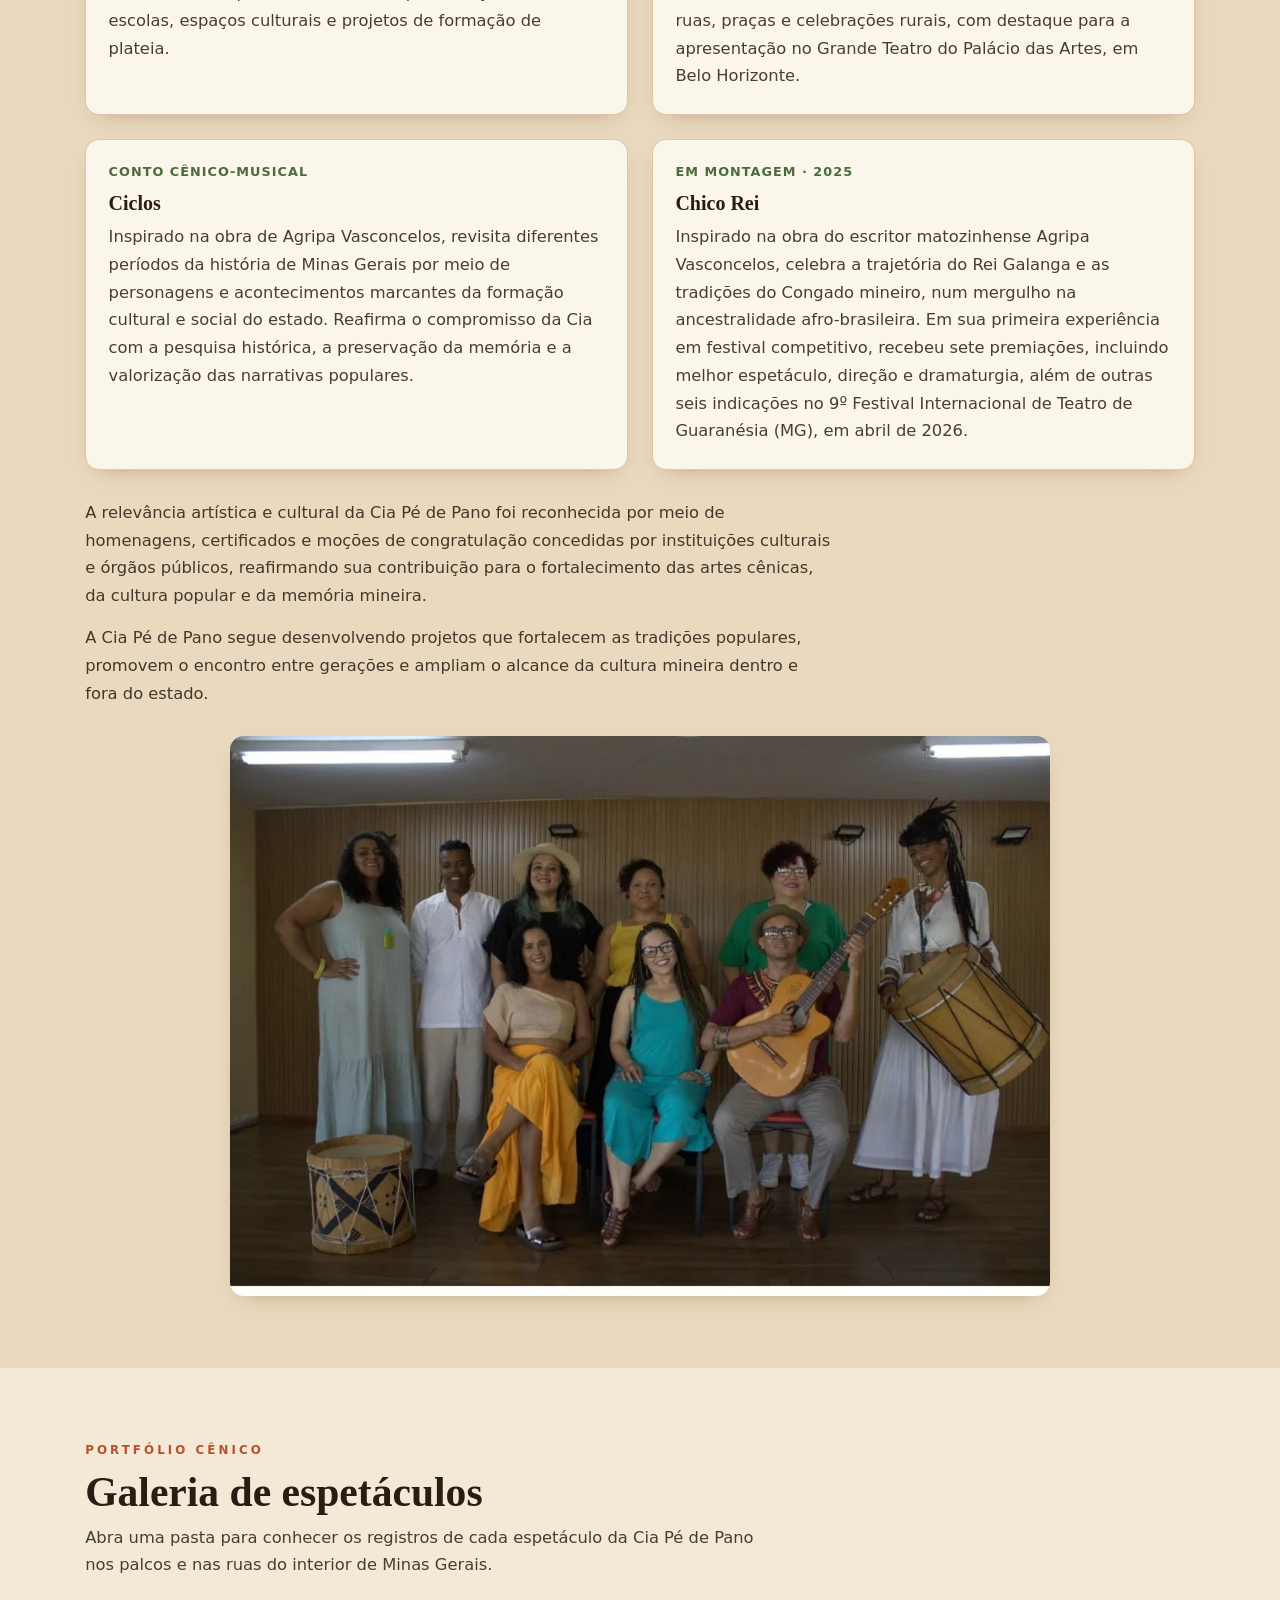
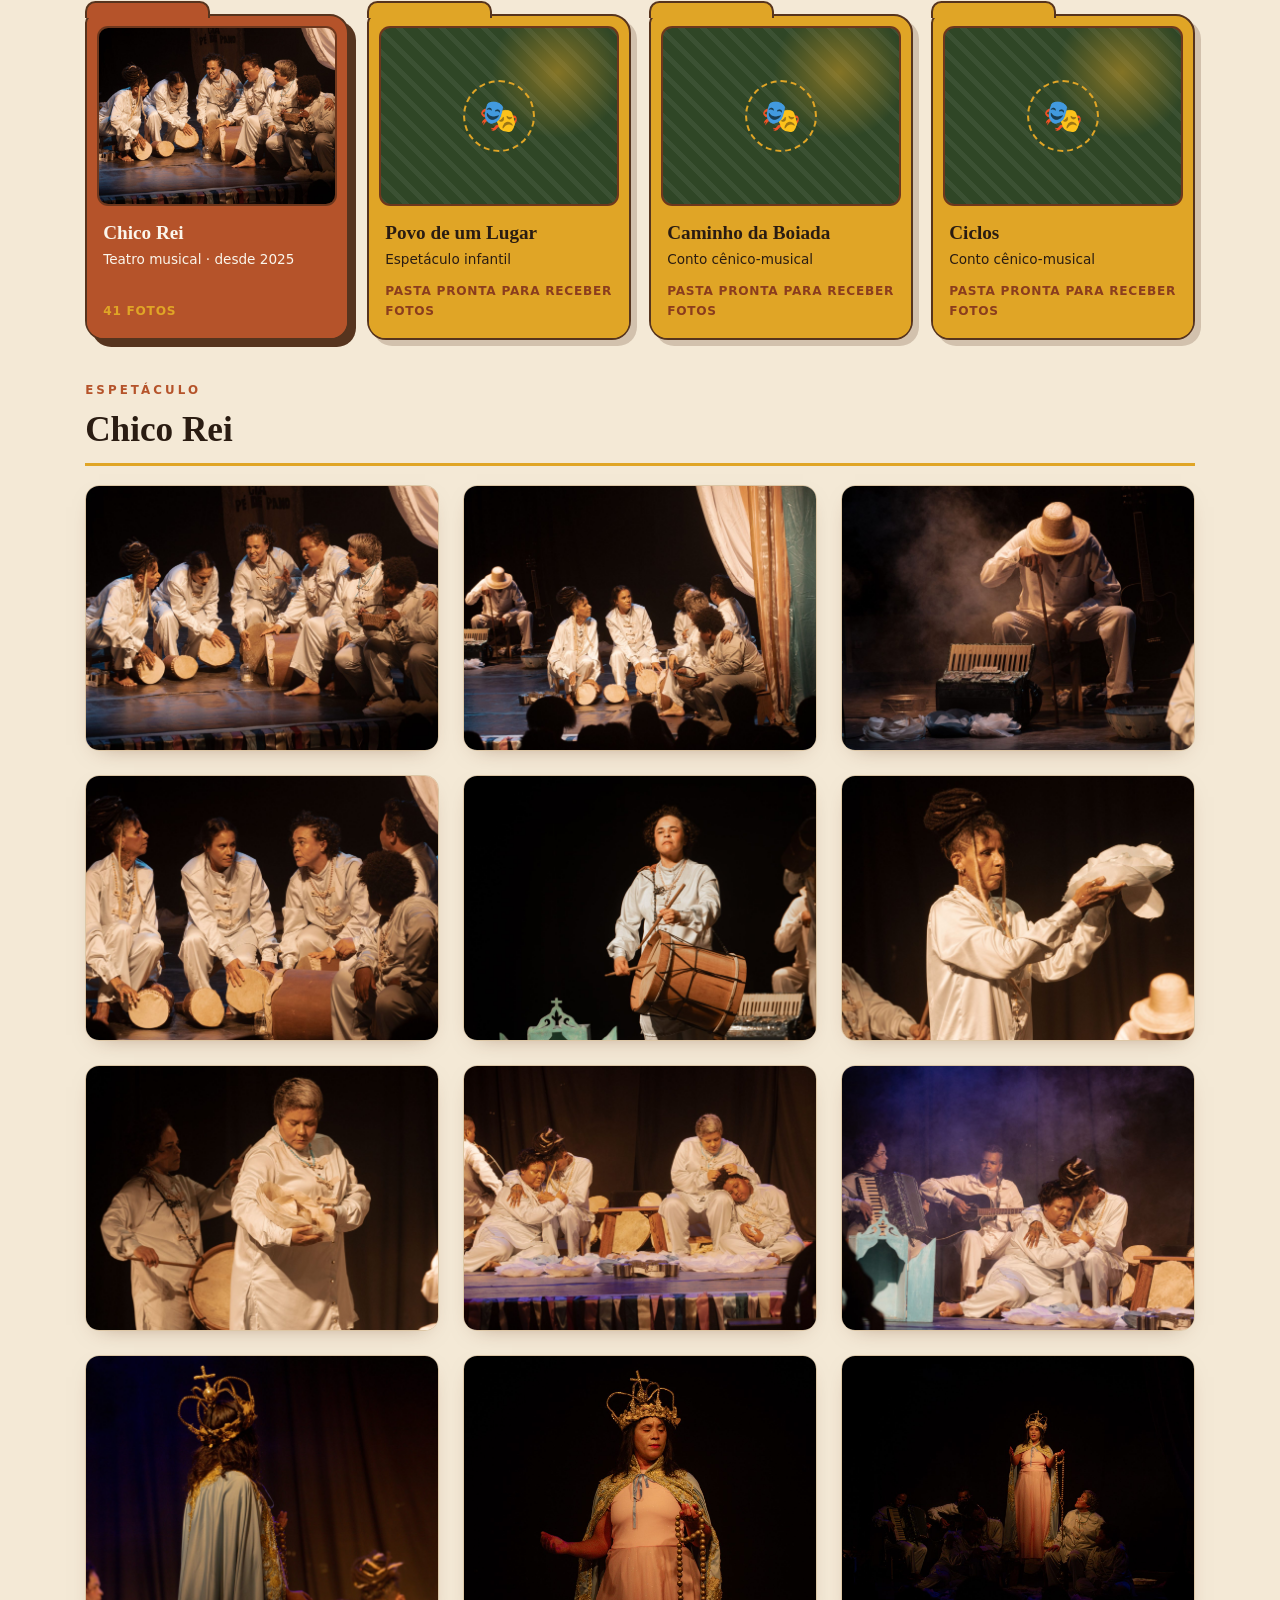
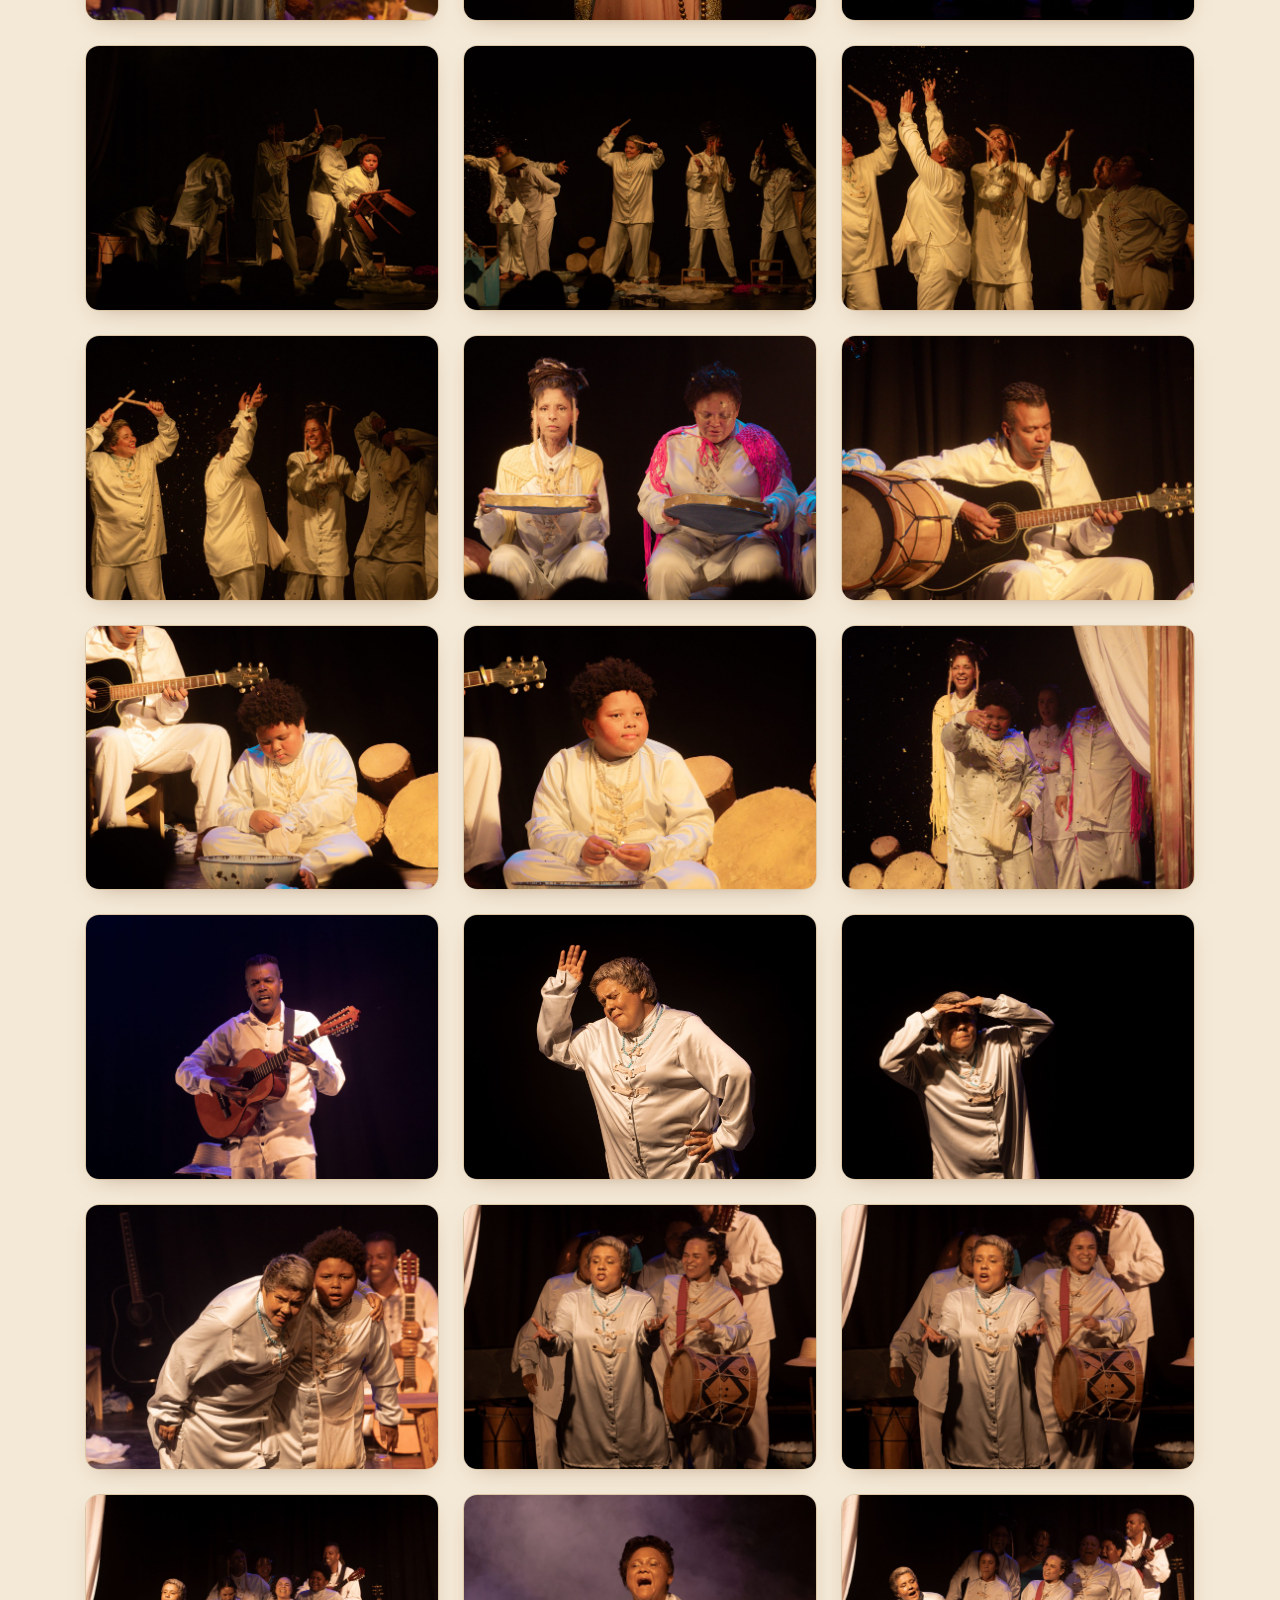
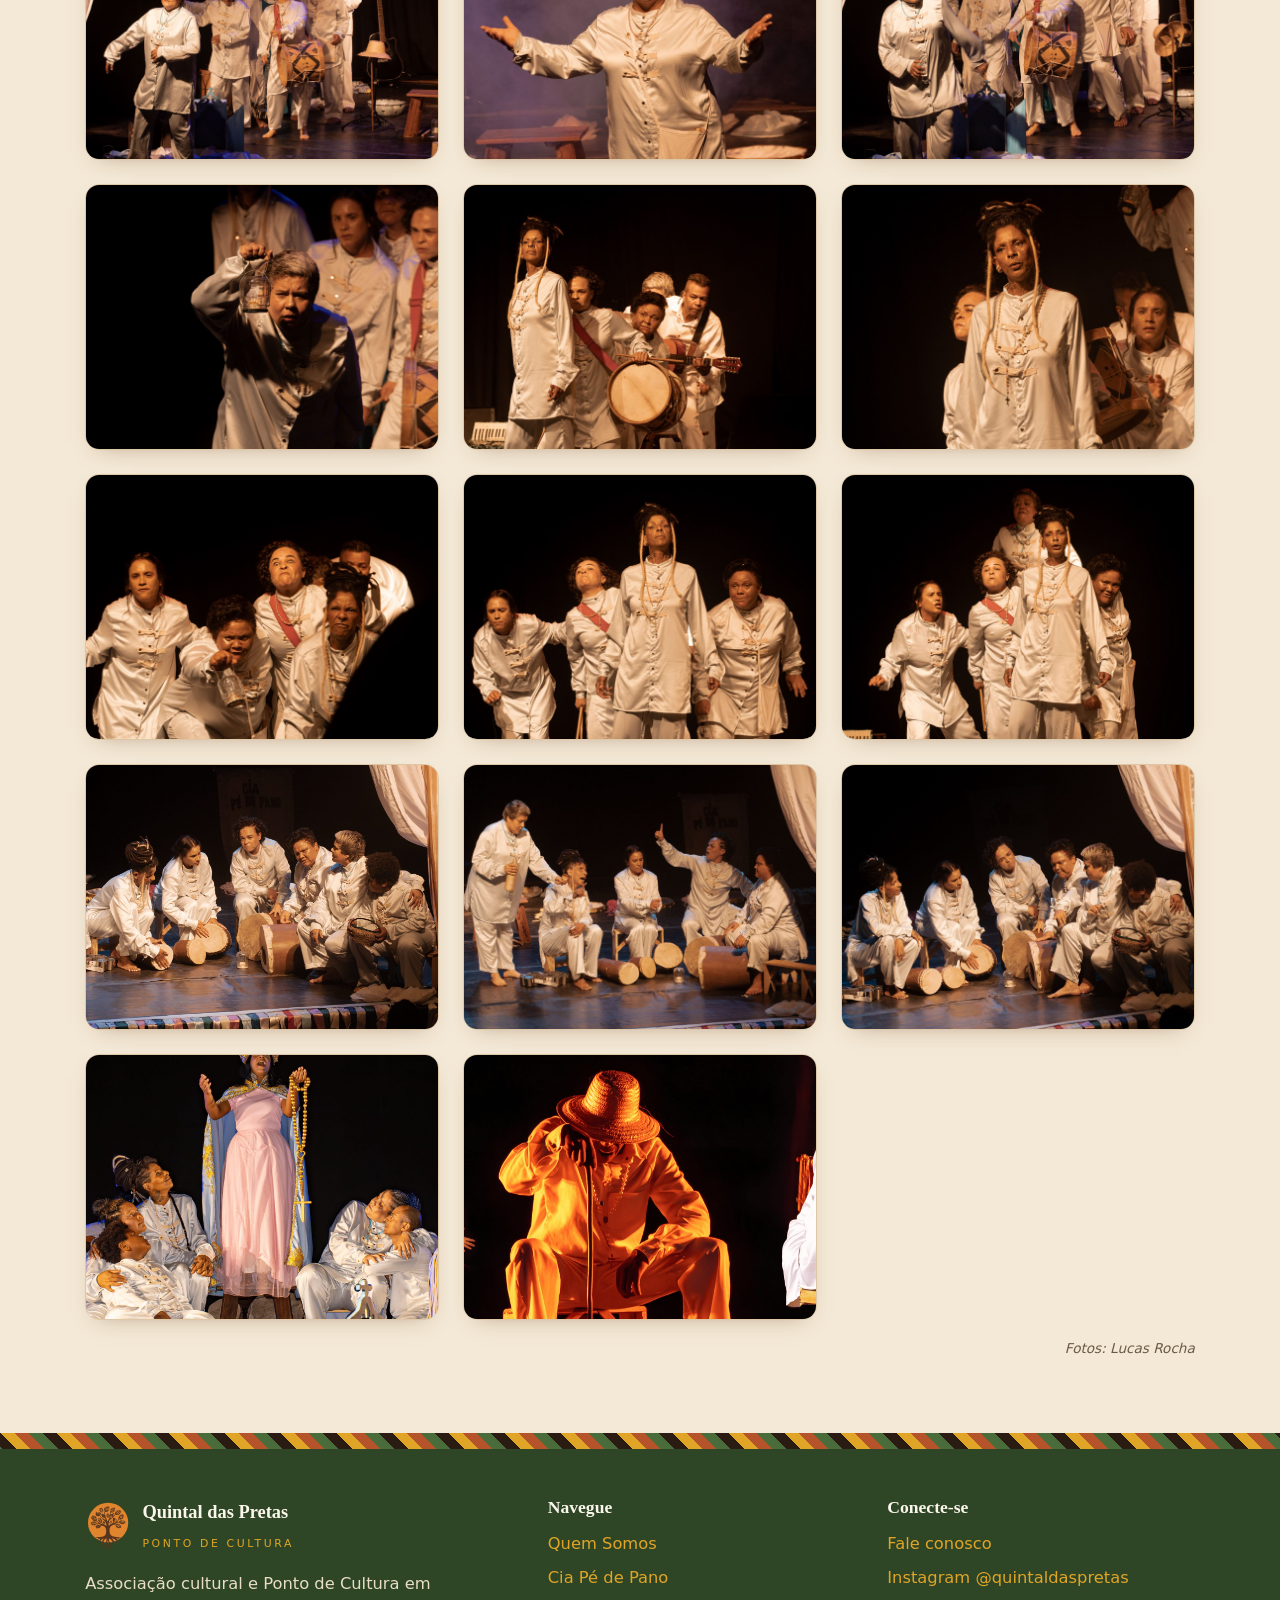
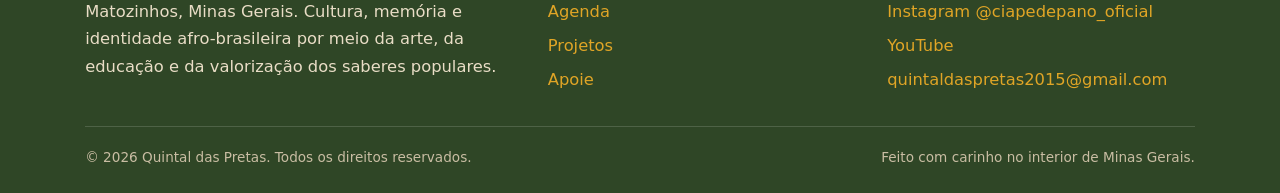
<file: cia-pe-de-pano.html>
<!DOCTYPE html>
<!-- Página gerada por build.py — não editar à mão (rode: python3 build.py) -->
<html lang="pt-BR">
<head>
  <meta charset="UTF-8" />
  <meta name="viewport" content="width=device-width, initial-scale=1.0" />
  <meta http-equiv="Content-Security-Policy" content="default-src 'self'; img-src 'self' data:; style-src 'self' 'unsafe-inline' https://fonts.googleapis.com; font-src 'self' https://fonts.gstatic.com; script-src 'self'; connect-src 'self'; frame-src https://www.google.com https://maps.google.com; base-uri 'self'; form-action 'self'" />
  <title>Cia Pé de Pano · Quintal das Pretas</title>
  <meta name="description" content="Companhia de teatro Cia Pé de Pano — 30 anos de teatro no interior de Minas Gerais." />
  <link rel="icon" type="image/svg+xml" href="assets/img/emblema.svg" />
  <link rel="preconnect" href="https://fonts.googleapis.com" />
  <link rel="preconnect" href="https://fonts.gstatic.com" crossorigin />
  <link href="https://fonts.googleapis.com/css2?family=Fraunces:opsz,wght@9..144,500;9..144,600;9..144,700;9..144,900&family=Mulish:wght@400;500;600;700;800&display=swap" rel="stylesheet" />
  <link rel="stylesheet" href="assets/css/style.css" />
</head>
<body>
  <a href="#conteudo" class="sr-only">Pular para o conteúdo</a>
  <div class="grafismo" aria-hidden="true"></div>

  <header class="cabecalho">
    <div class="container cabecalho-inner">
      <a class="marca" href="index.html" aria-label="Quintal das Pretas — página inicial">
        <img class="marca-selo" src="assets/img/emblema.svg" alt="" width="52" height="60" />
        <span class="marca-texto">
          <span class="marca-titulo">Quintal das Pretas</span>
          <span class="marca-sub">Ponto de Cultura</span>
        </span>
      </a>
      <button class="nav-toggle" aria-expanded="false" aria-controls="nav-principal" aria-label="Abrir menu">☰</button>
      <nav class="nav-principal" id="nav-principal" aria-label="Navegação principal">
        <ul>
<li><a href="quem-somos.html">Quem Somos</a></li>
<li><a href="cia-pe-de-pano.html" class="ativo" aria-current="page">Cia Pé de Pano</a></li>
<li><a href="agenda.html">Agenda</a></li>
<li><a href="noticias.html">Notícias</a></li>
<li><a href="projetos.html">Projetos</a></li>
<li><a href="apoie.html">Apoie</a></li>
<li><a href="contato.html">Contato</a></li>
        </ul>
      </nav>
    </div>
  </header>

  <main id="conteudo">

    <section class="page-hero">
      <div class="container">
        <p class="kicker">Cia Pé de Pano</p>
        <h1>Teatro autoral, música e oralidade</h1>
        <p>Há três décadas, a Cia Pé de Pano leva ao palco a cultura, a memória e as narrativas populares do interior de Minas Gerais.</p>
      </div>
    </section>

    <section class="secao linho">
      <div class="container">
        <div class="destaque-30">
          <div class="numero">30</div>
          <h2>anos de teatro no interior de Minas Gerais</h2>
          <p>O trabalho da companhia nasce da vivência cultural do interior mineiro e do
          compromisso com um fazer teatral autoral genuíno, acessível e voltado para a
          formação de público. Suas produções transitam entre o teatro, a música e a
          oralidade, promovendo experiências poéticas que conectam arte, patrimônio cultural
          e identidade.</p>
        </div>
      </div>
    </section>

    <section class="secao areia">
      <div class="container">
        <span class="olho">Trajetória</span>
        <h2 class="secao-titulo">Histórico e repertório</h2>
        <p class="secao-intro">Desde 2015, a Cia Pé de Pano é residente do Ponto de Cultura
        Quintal das Pretas, espaço dedicado à criação artística, realização de oficinas,
        ensaios, ações formativas e fortalecimento da produção cultural comunitária.</p>

        <h3 class="sub-titulo">Principais espetáculos</h3>
        <div class="grid grid-2">
<article class="card">
          <div class="card-corpo">
            <span class="card-data">Infantil</span>
            <h3>Povo de um Lugar</h3>
            <p class="card-resumo">Voltado ao público infantil, aborda temas ligados ao patrimônio cultural e à memória. A montagem circulou por diversos municípios mineiros, com apresentações em escolas, espaços culturais e projetos de formação de plateia.</p>
          </div>
        </article>
<article class="card">
          <div class="card-corpo">
            <span class="card-data">Conto cênico-musical</span>
            <h3>Caminho da Boiada</h3>
            <p class="card-resumo">Inspirado na histórica viagem realizada por João Guimarães Rosa em 1952, ao lado de uma comitiva de vaqueiros pelo sertão mineiro. Percorreu festivais, festas literárias, escolas, ruas, praças e celebrações rurais, com destaque para a apresentação no Grande Teatro do Palácio das Artes, em Belo Horizonte.</p>
          </div>
        </article>
<article class="card">
          <div class="card-corpo">
            <span class="card-data">Conto cênico-musical</span>
            <h3>Ciclos</h3>
            <p class="card-resumo">Inspirado na obra de Agripa Vasconcelos, revisita diferentes períodos da história de Minas Gerais por meio de personagens e acontecimentos marcantes da formação cultural e social do estado. Reafirma o compromisso da Cia com a pesquisa histórica, a preservação da memória e a valorização das narrativas populares.</p>
          </div>
        </article>
<article class="card">
          <div class="card-corpo">
            <span class="card-data">Em montagem · 2025</span>
            <h3>Chico Rei</h3>
            <p class="card-resumo">Inspirado na obra do escritor matozinhense Agripa Vasconcelos, celebra a trajetória do Rei Galanga e as tradições do Congado mineiro, num mergulho na ancestralidade afro-brasileira. Em sua primeira experiência em festival competitivo, recebeu sete premiações, incluindo melhor espetáculo, direção e dramaturgia, além de outras seis indicações no 9º Festival Internacional de Teatro de Guaranésia (MG), em abril de 2026.</p>
          </div>
        </article>
        </div>

        <div class="bloco-texto">
          <p>A relevância artística e cultural da Cia Pé de Pano foi reconhecida por meio de
          homenagens, certificados e moções de congratulação concedidas por instituições
          culturais e órgãos públicos, reafirmando sua contribuição para o fortalecimento das
          artes cênicas, da cultura popular e da memória mineira.</p>
          <p>A Cia Pé de Pano segue desenvolvendo projetos que fortalecem as tradições
          populares, promovem o encontro entre gerações e ampliam o alcance da cultura mineira
          dentro e fora do estado.</p>
        </div>
        <div class="cia-destaque-img">
          <img class="foto-real natural" src="assets/img/cia-destaque.jpg" alt="Cia Pé de Pano" loading="lazy" />
        </div>
      </div>
    </section>

    <section class="secao linho">
      <div class="container">
        <span class="olho">Portfólio cênico</span>
        <h2 class="secao-titulo">Galeria de espetáculos</h2>
        <p class="secao-intro">Abra uma pasta para conhecer os registros de cada espetáculo
        da Cia Pé de Pano nos palcos e nas ruas do interior de Minas Gerais.</p>
<div class="albuns-cia" role="tablist" aria-label="Espetáculos da Cia Pé de Pano">
<button class="album-pasta ativo" type="button"
                    role="tab" aria-selected="true" aria-controls="album-chico-rei"
                    data-album-target="album-chico-rei">
              <span class="album-pasta-aba" aria-hidden="true"></span>
              <span class="album-capa"><img src="assets/img/cia/chico-rei/cia-01.jpg" alt="" loading="lazy" /></span>
              <span class="album-info">
                <strong>Chico Rei</strong>
                <small>Teatro musical · desde 2025</small>
                <em>41 fotos</em>
              </span>
            </button><button class="album-pasta" type="button"
                    role="tab" aria-selected="false" aria-controls="album-povo-de-um-lugar"
                    data-album-target="album-povo-de-um-lugar">
              <span class="album-pasta-aba" aria-hidden="true"></span>
              <span class="album-capa"><span class="album-sem-capa" aria-hidden="true"><i>🎭</i></span></span>
              <span class="album-info">
                <strong>Povo de um Lugar</strong>
                <small>Espetáculo infantil</small>
                <em>Pasta pronta para receber fotos</em>
              </span>
            </button><button class="album-pasta" type="button"
                    role="tab" aria-selected="false" aria-controls="album-caminho-da-boiada"
                    data-album-target="album-caminho-da-boiada">
              <span class="album-pasta-aba" aria-hidden="true"></span>
              <span class="album-capa"><span class="album-sem-capa" aria-hidden="true"><i>🎭</i></span></span>
              <span class="album-info">
                <strong>Caminho da Boiada</strong>
                <small>Conto cênico-musical</small>
                <em>Pasta pronta para receber fotos</em>
              </span>
            </button><button class="album-pasta" type="button"
                    role="tab" aria-selected="false" aria-controls="album-ciclos"
                    data-album-target="album-ciclos">
              <span class="album-pasta-aba" aria-hidden="true"></span>
              <span class="album-capa"><span class="album-sem-capa" aria-hidden="true"><i>🎭</i></span></span>
              <span class="album-info">
                <strong>Ciclos</strong>
                <small>Conto cênico-musical</small>
                <em>Pasta pronta para receber fotos</em>
              </span>
            </button>
    </div>
    <div class="albuns-conteudo">
<section class="album-painel" id="album-chico-rei" role="tabpanel"
                     aria-label="Galeria de Chico Rei">
              <div class="album-painel-cabecalho">
                <span class="olho">Espetáculo</span>
                <h3>Chico Rei</h3>
              </div>
              <div class="grid grid-3">
<figure class="card foto-cena"><img src="assets/img/cia/chico-rei/cia-01.jpg" alt="Chico Rei — foto 1" loading="lazy" /></figure>
<figure class="card foto-cena"><img src="assets/img/cia/chico-rei/cia-02.jpg" alt="Chico Rei — foto 2" loading="lazy" /></figure>
<figure class="card foto-cena"><img src="assets/img/cia/chico-rei/cia-03.jpg" alt="Chico Rei — foto 3" loading="lazy" /></figure>
<figure class="card foto-cena"><img src="assets/img/cia/chico-rei/cia-04.jpg" alt="Chico Rei — foto 4" loading="lazy" /></figure>
<figure class="card foto-cena"><img src="assets/img/cia/chico-rei/cia-05.jpg" alt="Chico Rei — foto 5" loading="lazy" /></figure>
<figure class="card foto-cena"><img src="assets/img/cia/chico-rei/cia-06.jpg" alt="Chico Rei — foto 6" loading="lazy" /></figure>
<figure class="card foto-cena"><img src="assets/img/cia/chico-rei/cia-07.jpg" alt="Chico Rei — foto 7" loading="lazy" /></figure>
<figure class="card foto-cena"><img src="assets/img/cia/chico-rei/cia-08.jpg" alt="Chico Rei — foto 8" loading="lazy" /></figure>
<figure class="card foto-cena"><img src="assets/img/cia/chico-rei/cia-09.jpg" alt="Chico Rei — foto 9" loading="lazy" /></figure>
<figure class="card foto-cena"><img src="assets/img/cia/chico-rei/cia-10.jpg" alt="Chico Rei — foto 10" loading="lazy" /></figure>
<figure class="card foto-cena"><img src="assets/img/cia/chico-rei/cia-11.jpg" alt="Chico Rei — foto 11" loading="lazy" /></figure>
<figure class="card foto-cena"><img src="assets/img/cia/chico-rei/cia-12.jpg" alt="Chico Rei — foto 12" loading="lazy" /></figure>
<figure class="card foto-cena"><img src="assets/img/cia/chico-rei/cia-13.jpg" alt="Chico Rei — foto 13" loading="lazy" /></figure>
<figure class="card foto-cena"><img src="assets/img/cia/chico-rei/cia-14.jpg" alt="Chico Rei — foto 14" loading="lazy" /></figure>
<figure class="card foto-cena"><img src="assets/img/cia/chico-rei/cia-15.jpg" alt="Chico Rei — foto 15" loading="lazy" /></figure>
<figure class="card foto-cena"><img src="assets/img/cia/chico-rei/cia-16.jpg" alt="Chico Rei — foto 16" loading="lazy" /></figure>
<figure class="card foto-cena"><img src="assets/img/cia/chico-rei/cia-17.jpg" alt="Chico Rei — foto 17" loading="lazy" /></figure>
<figure class="card foto-cena"><img src="assets/img/cia/chico-rei/cia-18.jpg" alt="Chico Rei — foto 18" loading="lazy" /></figure>
<figure class="card foto-cena"><img src="assets/img/cia/chico-rei/cia-19.jpg" alt="Chico Rei — foto 19" loading="lazy" /></figure>
<figure class="card foto-cena"><img src="assets/img/cia/chico-rei/cia-20.jpg" alt="Chico Rei — foto 20" loading="lazy" /></figure>
<figure class="card foto-cena"><img src="assets/img/cia/chico-rei/cia-21.jpg" alt="Chico Rei — foto 21" loading="lazy" /></figure>
<figure class="card foto-cena"><img src="assets/img/cia/chico-rei/cia-22.jpg" alt="Chico Rei — foto 22" loading="lazy" /></figure>
<figure class="card foto-cena"><img src="assets/img/cia/chico-rei/cia-23.jpg" alt="Chico Rei — foto 23" loading="lazy" /></figure>
<figure class="card foto-cena"><img src="assets/img/cia/chico-rei/cia-24.jpg" alt="Chico Rei — foto 24" loading="lazy" /></figure>
<figure class="card foto-cena"><img src="assets/img/cia/chico-rei/cia-25.jpg" alt="Chico Rei — foto 25" loading="lazy" /></figure>
<figure class="card foto-cena"><img src="assets/img/cia/chico-rei/cia-26.jpg" alt="Chico Rei — foto 26" loading="lazy" /></figure>
<figure class="card foto-cena"><img src="assets/img/cia/chico-rei/cia-27.jpg" alt="Chico Rei — foto 27" loading="lazy" /></figure>
<figure class="card foto-cena"><img src="assets/img/cia/chico-rei/cia-28.jpg" alt="Chico Rei — foto 28" loading="lazy" /></figure>
<figure class="card foto-cena"><img src="assets/img/cia/chico-rei/cia-29.jpg" alt="Chico Rei — foto 29" loading="lazy" /></figure>
<figure class="card foto-cena"><img src="assets/img/cia/chico-rei/cia-30.jpg" alt="Chico Rei — foto 30" loading="lazy" /></figure>
<figure class="card foto-cena"><img src="assets/img/cia/chico-rei/cia-31.jpg" alt="Chico Rei — foto 31" loading="lazy" /></figure>
<figure class="card foto-cena"><img src="assets/img/cia/chico-rei/cia-32.jpg" alt="Chico Rei — foto 32" loading="lazy" /></figure>
<figure class="card foto-cena"><img src="assets/img/cia/chico-rei/cia-33.jpg" alt="Chico Rei — foto 33" loading="lazy" /></figure>
<figure class="card foto-cena"><img src="assets/img/cia/chico-rei/cia-34.jpg" alt="Chico Rei — foto 34" loading="lazy" /></figure>
<figure class="card foto-cena"><img src="assets/img/cia/chico-rei/cia-35.jpg" alt="Chico Rei — foto 35" loading="lazy" /></figure>
<figure class="card foto-cena"><img src="assets/img/cia/chico-rei/cia-36.jpg" alt="Chico Rei — foto 36" loading="lazy" /></figure>
<figure class="card foto-cena"><img src="assets/img/cia/chico-rei/cia-37.jpg" alt="Chico Rei — foto 37" loading="lazy" /></figure>
<figure class="card foto-cena"><img src="assets/img/cia/chico-rei/cia-38.jpg" alt="Chico Rei — foto 38" loading="lazy" /></figure>
<figure class="card foto-cena"><img src="assets/img/cia/chico-rei/cia-39.jpg" alt="Chico Rei — foto 39" loading="lazy" /></figure>
<figure class="card foto-cena"><img src="assets/img/cia/chico-rei/cia-40.jpg" alt="Chico Rei — foto 40" loading="lazy" /></figure>
<figure class="card foto-cena"><img src="assets/img/cia/chico-rei/cia-41.jpg" alt="Chico Rei — foto 41" loading="lazy" /></figure>
</div><p class="credito-fotos">Fotos: Lucas Rocha</p>
            </section><section class="album-painel" id="album-povo-de-um-lugar" role="tabpanel"
                     aria-label="Galeria de Povo de um Lugar" hidden>
              <div class="album-painel-cabecalho">
                <span class="olho">Espetáculo</span>
                <h3>Povo de um Lugar</h3>
              </div>
              <div class="album-vazio">
              <span aria-hidden="true">🎭</span>
              <div>
                <h3>Esta pasta está pronta</h3>
                <p>Os registros de <strong>Povo de um Lugar</strong> aparecerão aqui quando as
                fotos forem adicionadas ao acervo.</p>
              </div>
            </div>
            </section><section class="album-painel" id="album-caminho-da-boiada" role="tabpanel"
                     aria-label="Galeria de Caminho da Boiada" hidden>
              <div class="album-painel-cabecalho">
                <span class="olho">Espetáculo</span>
                <h3>Caminho da Boiada</h3>
              </div>
              <div class="album-vazio">
              <span aria-hidden="true">🎭</span>
              <div>
                <h3>Esta pasta está pronta</h3>
                <p>Os registros de <strong>Caminho da Boiada</strong> aparecerão aqui quando as
                fotos forem adicionadas ao acervo.</p>
              </div>
            </div>
            </section><section class="album-painel" id="album-ciclos" role="tabpanel"
                     aria-label="Galeria de Ciclos" hidden>
              <div class="album-painel-cabecalho">
                <span class="olho">Espetáculo</span>
                <h3>Ciclos</h3>
              </div>
              <div class="album-vazio">
              <span aria-hidden="true">🎭</span>
              <div>
                <h3>Esta pasta está pronta</h3>
                <p>Os registros de <strong>Ciclos</strong> aparecerão aqui quando as
                fotos forem adicionadas ao acervo.</p>
              </div>
            </div>
            </section>
    </div>
      </div>
    </section>

  </main>

  <div class="grafismo" aria-hidden="true"></div>
  <footer class="rodape">
    <div class="container">
      <div class="rodape-grid">
        <div>
          <div class="rodape-marca">
            <img src="assets/img/emblema.svg" alt="" width="46" height="53" />
            <div>
              <strong>Quintal das Pretas</strong>
              <span>Ponto de Cultura</span>
            </div>
          </div>
          <p>Associação cultural e Ponto de Cultura em Matozinhos, Minas Gerais.
          Cultura, memória e identidade afro-brasileira por meio da arte, da
          educação e da valorização dos saberes populares.</p>
        </div>
        <div>
          <h4>Navegue</h4>
          <ul>
            <li><a href="quem-somos.html">Quem Somos</a></li>
            <li><a href="cia-pe-de-pano.html">Cia Pé de Pano</a></li>
            <li><a href="agenda.html">Agenda</a></li>
            <li><a href="projetos.html">Projetos</a></li>
            <li><a href="apoie.html">Apoie</a></li>
          </ul>
        </div>
        <div>
          <h4>Conecte-se</h4>
          <ul>
            <li><a href="contato.html">Fale conosco</a></li>
            <li><a href="https://instagram.com/quintaldaspretas" target="_blank" rel="noopener">Instagram @quintaldaspretas</a></li>
            <li><a href="https://instagram.com/ciapedepano_oficial" target="_blank" rel="noopener">Instagram @ciapedepano_oficial</a></li>
            <li><a href="https://www.youtube.com/@ciapedepano_matozinhos1996" target="_blank" rel="noopener">YouTube</a></li>
            <li><a href="mailto:quintaldaspretas2015@gmail.com">quintaldaspretas2015@gmail.com</a></li>
          </ul>
        </div>
      </div>
      <div class="rodape-bottom">
        <span>© <span class="js-ano">2026</span> Quintal das Pretas. Todos os direitos reservados.</span>
        <span>Feito com carinho no interior de Minas Gerais.</span>
      </div>
    </div>
  </footer>

  <script src="assets/js/main.js"></script>
</body>
</html>
</file>
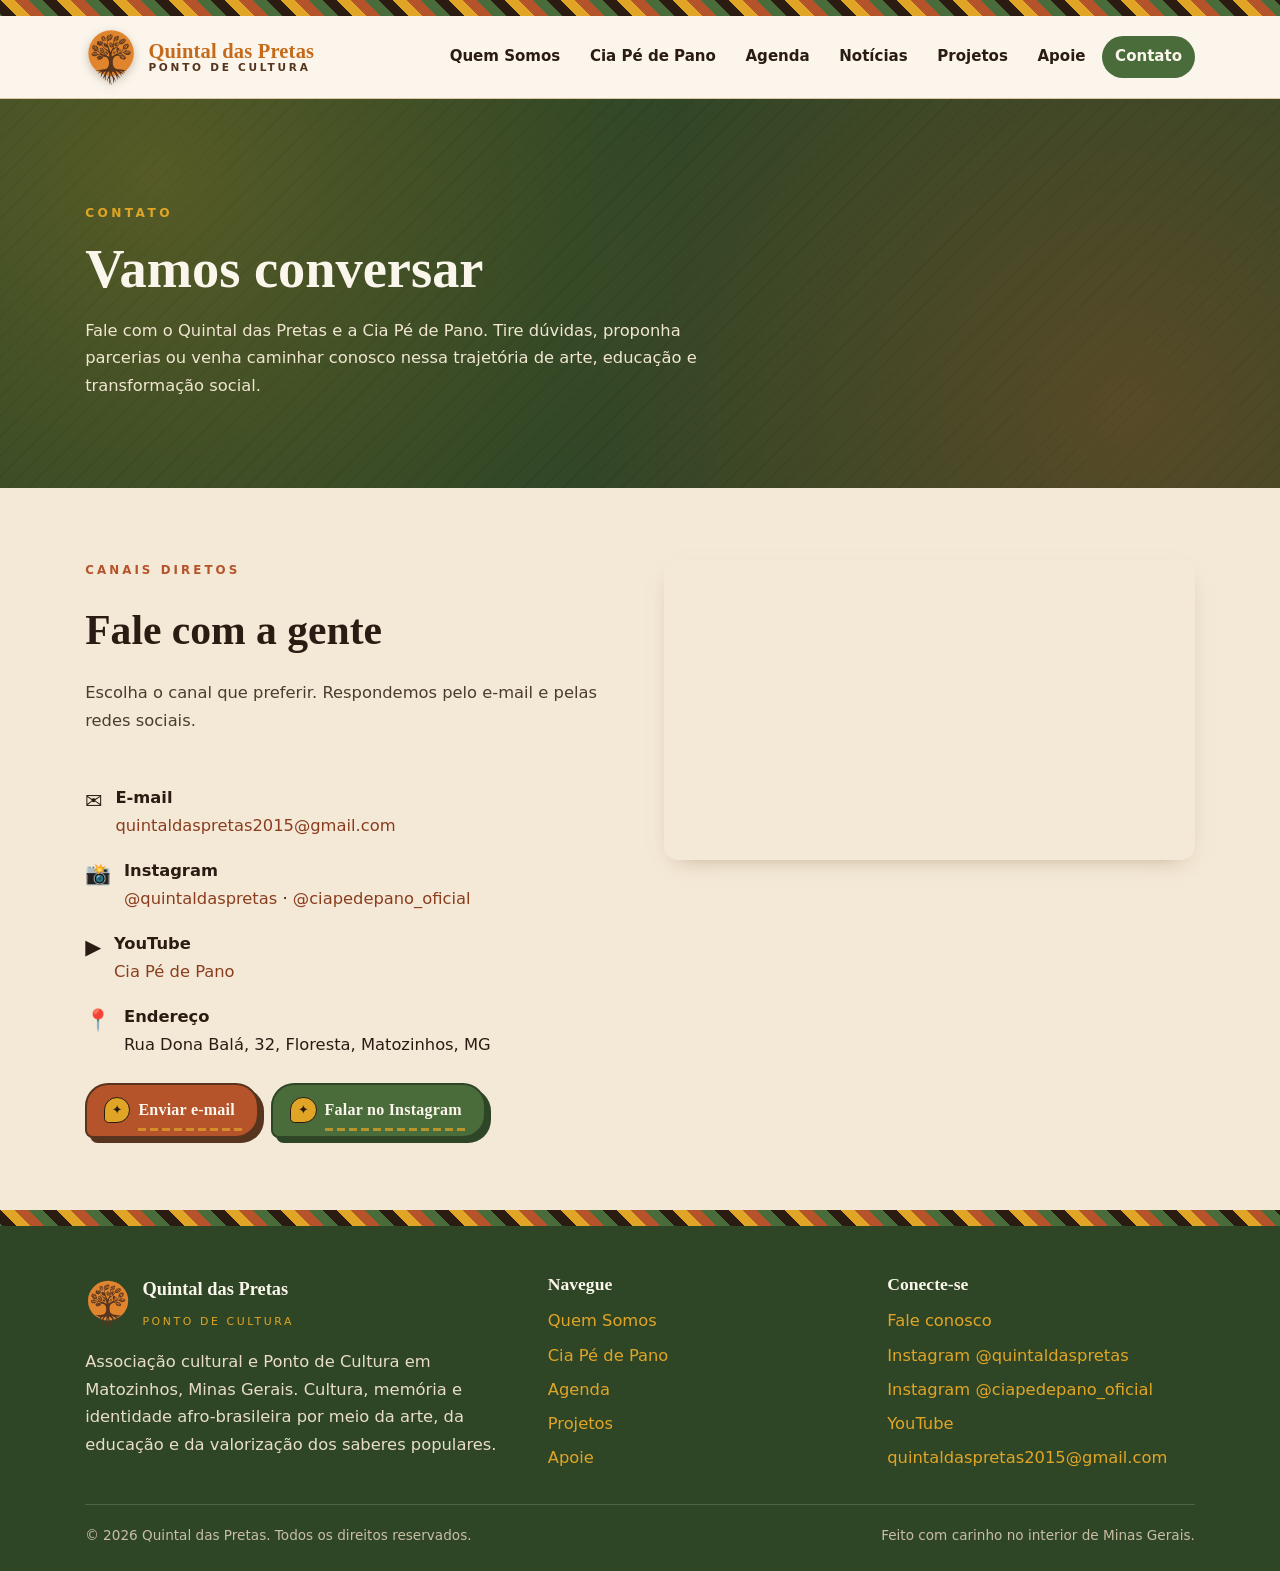
<file: contato.html>
<!DOCTYPE html>
<!-- Página gerada por build.py — não editar à mão (rode: python3 build.py) -->
<html lang="pt-BR">
<head>
  <meta charset="UTF-8" />
  <meta name="viewport" content="width=device-width, initial-scale=1.0" />
  <meta http-equiv="Content-Security-Policy" content="default-src 'self'; img-src 'self' data:; style-src 'self' 'unsafe-inline' https://fonts.googleapis.com; font-src 'self' https://fonts.gstatic.com; script-src 'self'; connect-src 'self'; frame-src https://www.google.com https://maps.google.com; base-uri 'self'; form-action 'self'" />
  <title>Contato · Quintal das Pretas</title>
  <meta name="description" content="Fale com o Quintal das Pretas: formulário, e-mail, redes sociais e localização." />
  <link rel="icon" type="image/svg+xml" href="assets/img/emblema.svg" />
  <link rel="preconnect" href="https://fonts.googleapis.com" />
  <link rel="preconnect" href="https://fonts.gstatic.com" crossorigin />
  <link href="https://fonts.googleapis.com/css2?family=Fraunces:opsz,wght@9..144,500;9..144,600;9..144,700;9..144,900&family=Mulish:wght@400;500;600;700;800&display=swap" rel="stylesheet" />
  <link rel="stylesheet" href="assets/css/style.css" />
</head>
<body>
  <a href="#conteudo" class="sr-only">Pular para o conteúdo</a>
  <div class="grafismo" aria-hidden="true"></div>

  <header class="cabecalho">
    <div class="container cabecalho-inner">
      <a class="marca" href="index.html" aria-label="Quintal das Pretas — página inicial">
        <img class="marca-selo" src="assets/img/emblema.svg" alt="" width="52" height="60" />
        <span class="marca-texto">
          <span class="marca-titulo">Quintal das Pretas</span>
          <span class="marca-sub">Ponto de Cultura</span>
        </span>
      </a>
      <button class="nav-toggle" aria-expanded="false" aria-controls="nav-principal" aria-label="Abrir menu">☰</button>
      <nav class="nav-principal" id="nav-principal" aria-label="Navegação principal">
        <ul>
<li><a href="quem-somos.html">Quem Somos</a></li>
<li><a href="cia-pe-de-pano.html">Cia Pé de Pano</a></li>
<li><a href="agenda.html">Agenda</a></li>
<li><a href="noticias.html">Notícias</a></li>
<li><a href="projetos.html">Projetos</a></li>
<li><a href="apoie.html">Apoie</a></li>
<li><a href="contato.html" class="ativo" aria-current="page">Contato</a></li>
        </ul>
      </nav>
    </div>
  </header>

  <main id="conteudo">

    <section class="page-hero">
      <div class="container">
        <p class="kicker">Contato</p>
        <h1>Vamos conversar</h1>
        <p>Fale com o Quintal das Pretas e a Cia Pé de Pano. Tire dúvidas, proponha parcerias ou venha caminhar conosco nessa trajetória de arte, educação e transformação social.</p>
      </div>
    </section>

    <section class="secao linho">
      <div class="container">
        <div class="split" style="align-items:start">
          <div class="contato-info">
            <span class="olho">Canais diretos</span>
            <h2 class="secao-titulo">Fale com a gente</h2>
            <p class="secao-intro">Escolha o canal que preferir. Respondemos pelo e-mail e
            pelas redes sociais.</p>
            <div class="info-item">
              <span class="icone" aria-hidden="true">✉️</span>
              <div><strong>E-mail</strong><br />
                <a href="mailto:quintaldaspretas2015@gmail.com">quintaldaspretas2015@gmail.com</a></div>
            </div>
            <div class="info-item">
              <span class="icone" aria-hidden="true">📸</span>
              <div><strong>Instagram</strong><br />
                <a href="https://instagram.com/quintaldaspretas" target="_blank" rel="noopener">@quintaldaspretas</a>
                · <a href="https://instagram.com/ciapedepano_oficial" target="_blank" rel="noopener">@ciapedepano_oficial</a></div>
            </div>
            <div class="info-item">
              <span class="icone" aria-hidden="true">▶️</span>
              <div><strong>YouTube</strong><br />
                <a href="https://www.youtube.com/@ciapedepano_matozinhos1996" target="_blank" rel="noopener">Cia Pé de Pano</a></div>
            </div>
            <div class="info-item">
              <span class="icone" aria-hidden="true">📍</span>
              <div><strong>Endereço</strong><br />Rua Dona Balá, 32, Floresta, Matozinhos, MG</div>
            </div>
            <div class="contato-ctas">
              <a class="btn btn-terra" href="mailto:quintaldaspretas2015@gmail.com?subject=Contato%20pelo%20site%20Quintal%20das%20Pretas">Enviar e-mail</a>
              <a class="btn btn-verde" href="https://instagram.com/quintaldaspretas" target="_blank" rel="noopener">Falar no Instagram</a>
            </div>
          </div>

          <div>
            <iframe class="mapa" title="Mapa: Rua Dona Balá, 32, Floresta, Matozinhos - MG"
              src="https://maps.google.com/maps?q=Rua%20Dona%20Bal%C3%A1%2C%2032%2C%20Floresta%2C%20Matozinhos%20-%20MG&z=16&output=embed"
              loading="lazy" referrerpolicy="no-referrer-when-downgrade"></iframe>
          </div>
        </div>
      </div>
    </section>

  </main>

  <div class="grafismo" aria-hidden="true"></div>
  <footer class="rodape">
    <div class="container">
      <div class="rodape-grid">
        <div>
          <div class="rodape-marca">
            <img src="assets/img/emblema.svg" alt="" width="46" height="53" />
            <div>
              <strong>Quintal das Pretas</strong>
              <span>Ponto de Cultura</span>
            </div>
          </div>
          <p>Associação cultural e Ponto de Cultura em Matozinhos, Minas Gerais.
          Cultura, memória e identidade afro-brasileira por meio da arte, da
          educação e da valorização dos saberes populares.</p>
        </div>
        <div>
          <h4>Navegue</h4>
          <ul>
            <li><a href="quem-somos.html">Quem Somos</a></li>
            <li><a href="cia-pe-de-pano.html">Cia Pé de Pano</a></li>
            <li><a href="agenda.html">Agenda</a></li>
            <li><a href="projetos.html">Projetos</a></li>
            <li><a href="apoie.html">Apoie</a></li>
          </ul>
        </div>
        <div>
          <h4>Conecte-se</h4>
          <ul>
            <li><a href="contato.html">Fale conosco</a></li>
            <li><a href="https://instagram.com/quintaldaspretas" target="_blank" rel="noopener">Instagram @quintaldaspretas</a></li>
            <li><a href="https://instagram.com/ciapedepano_oficial" target="_blank" rel="noopener">Instagram @ciapedepano_oficial</a></li>
            <li><a href="https://www.youtube.com/@ciapedepano_matozinhos1996" target="_blank" rel="noopener">YouTube</a></li>
            <li><a href="mailto:quintaldaspretas2015@gmail.com">quintaldaspretas2015@gmail.com</a></li>
          </ul>
        </div>
      </div>
      <div class="rodape-bottom">
        <span>© <span class="js-ano">2026</span> Quintal das Pretas. Todos os direitos reservados.</span>
        <span>Feito com carinho no interior de Minas Gerais.</span>
      </div>
    </div>
  </footer>

  <script src="assets/js/main.js"></script>
</body>
</html>
</file>
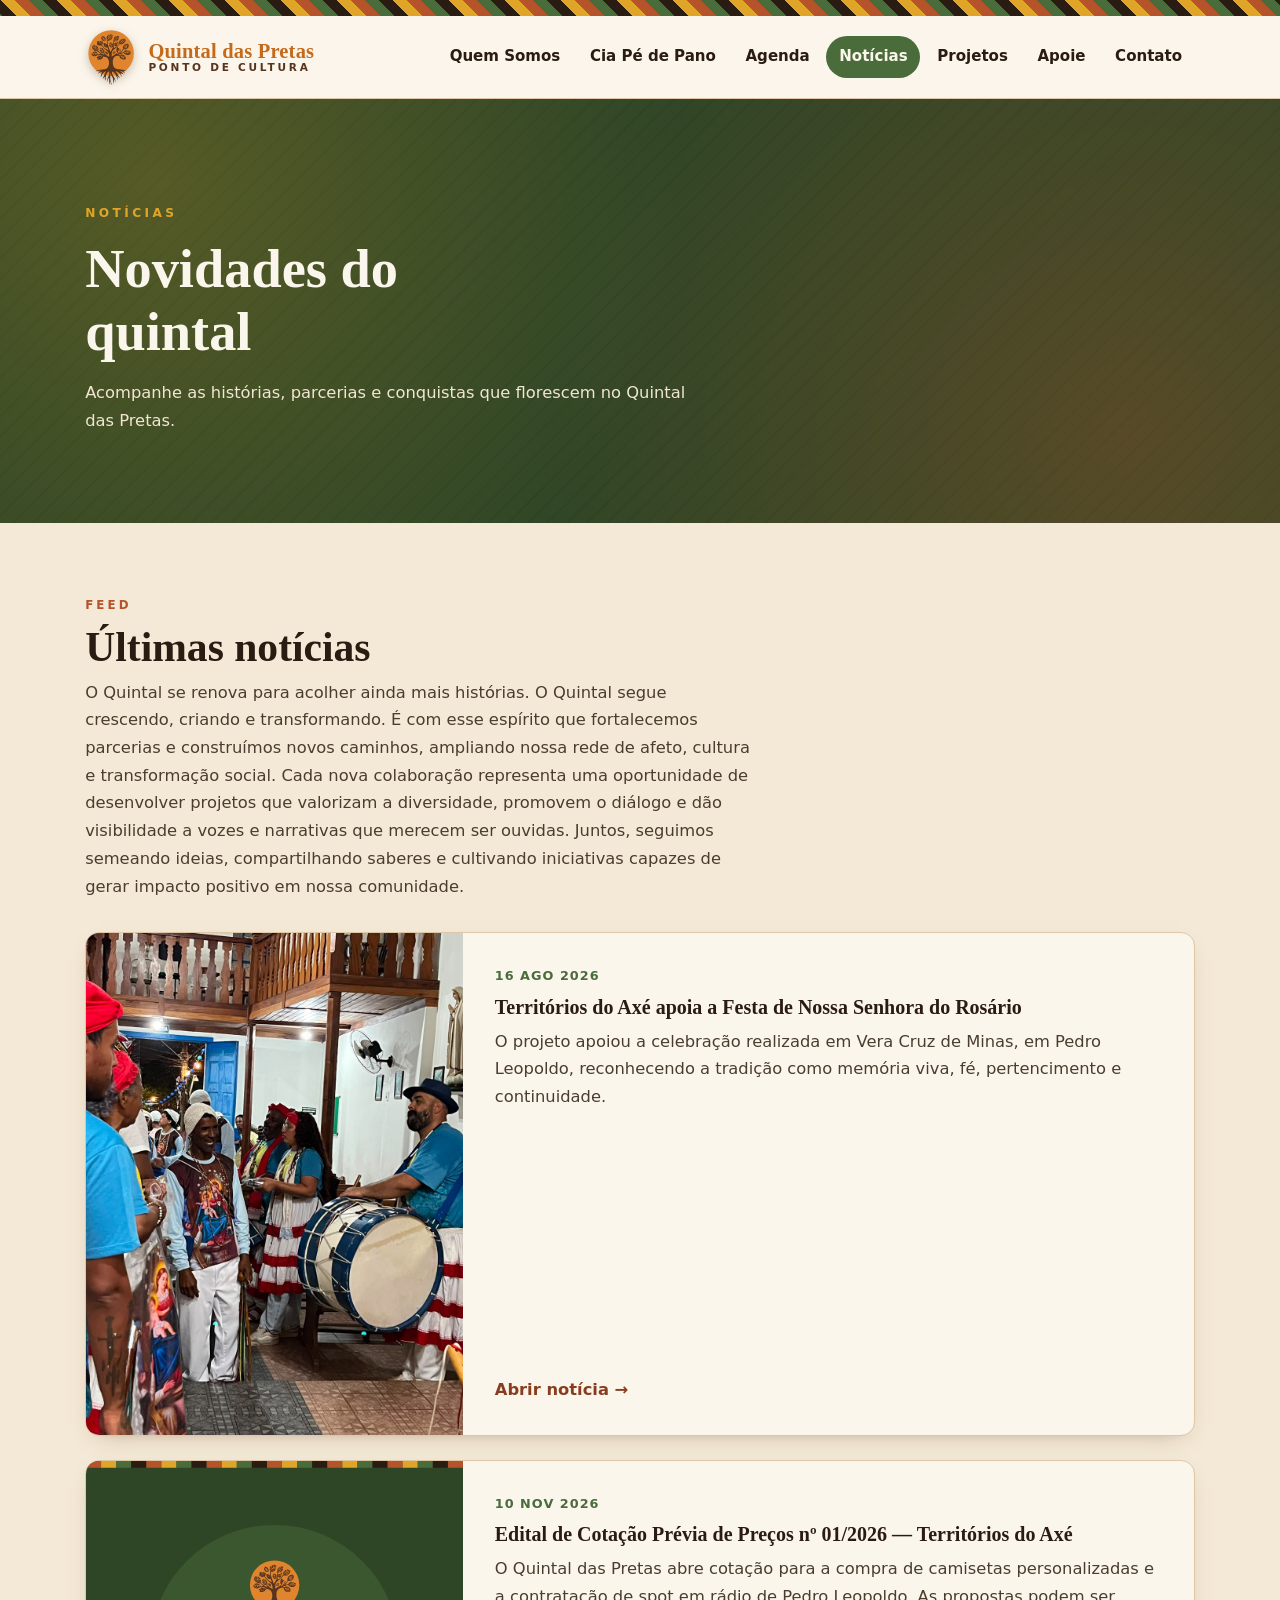
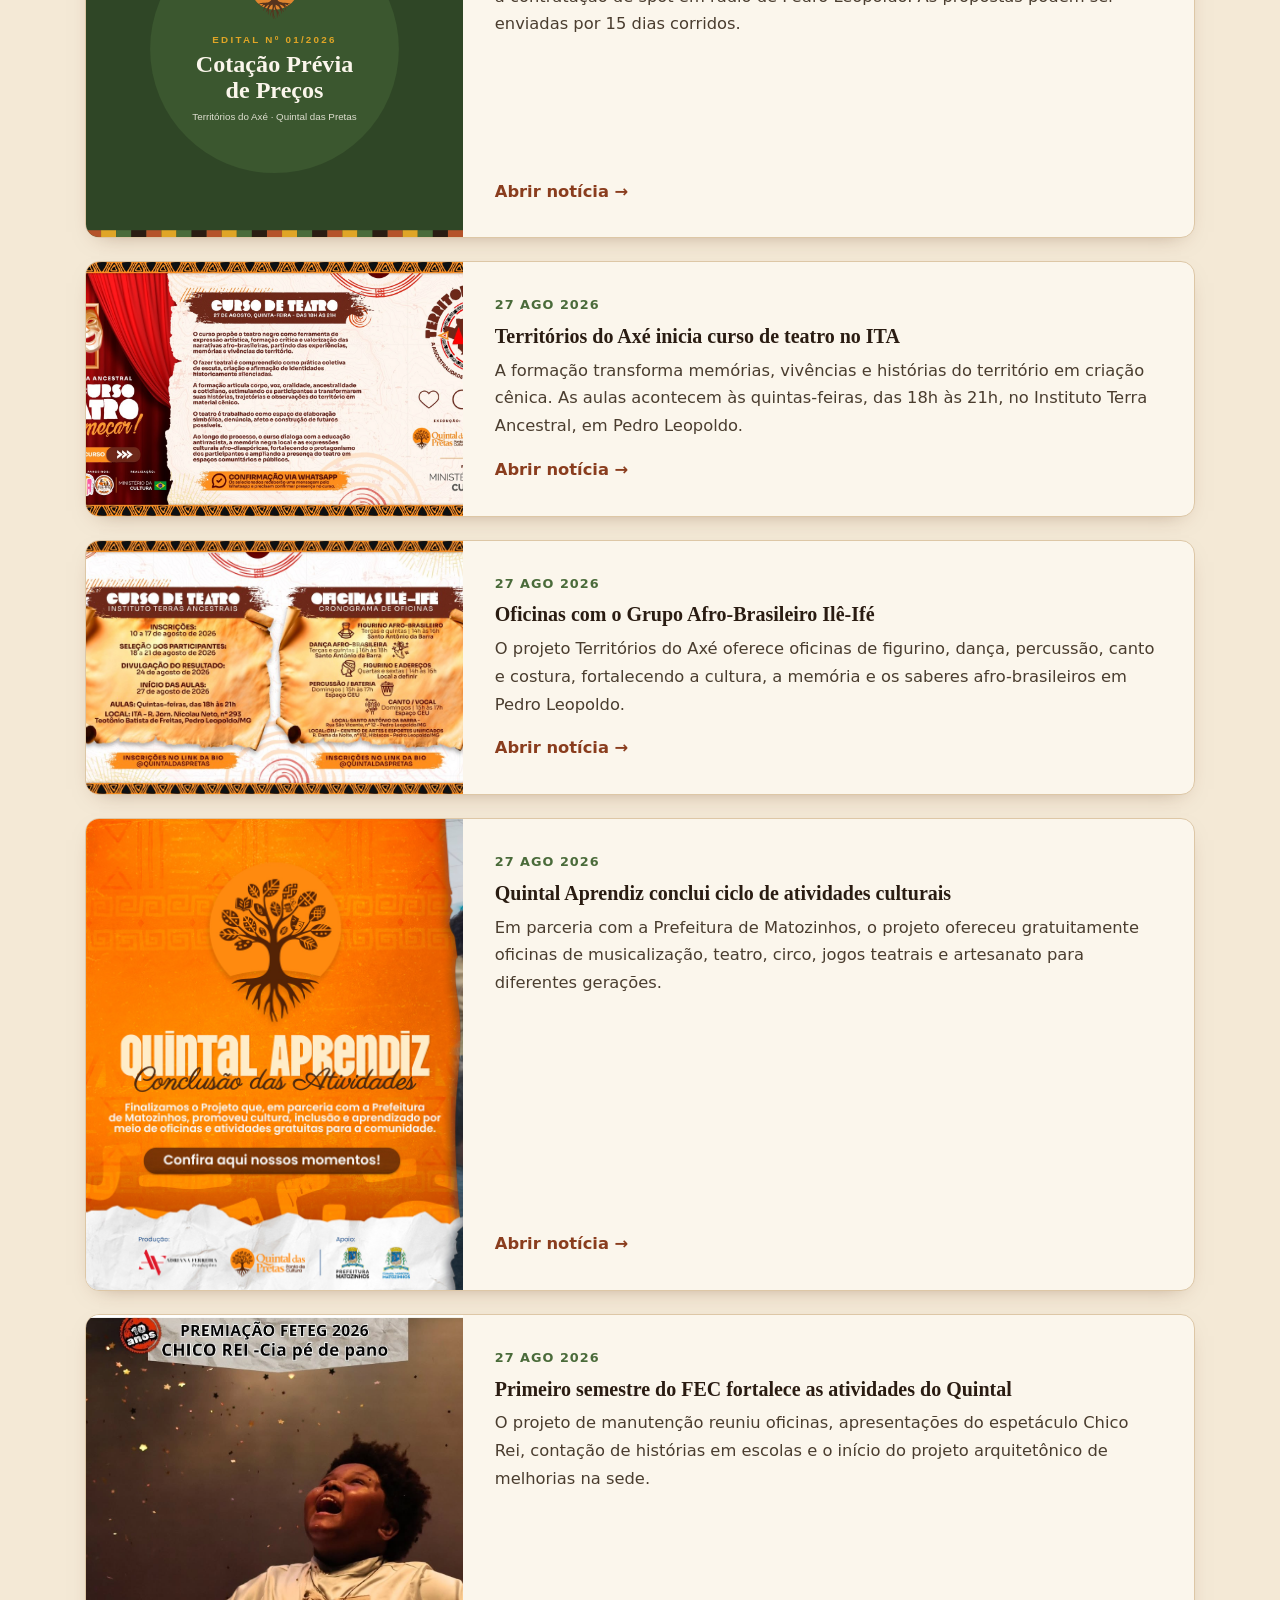
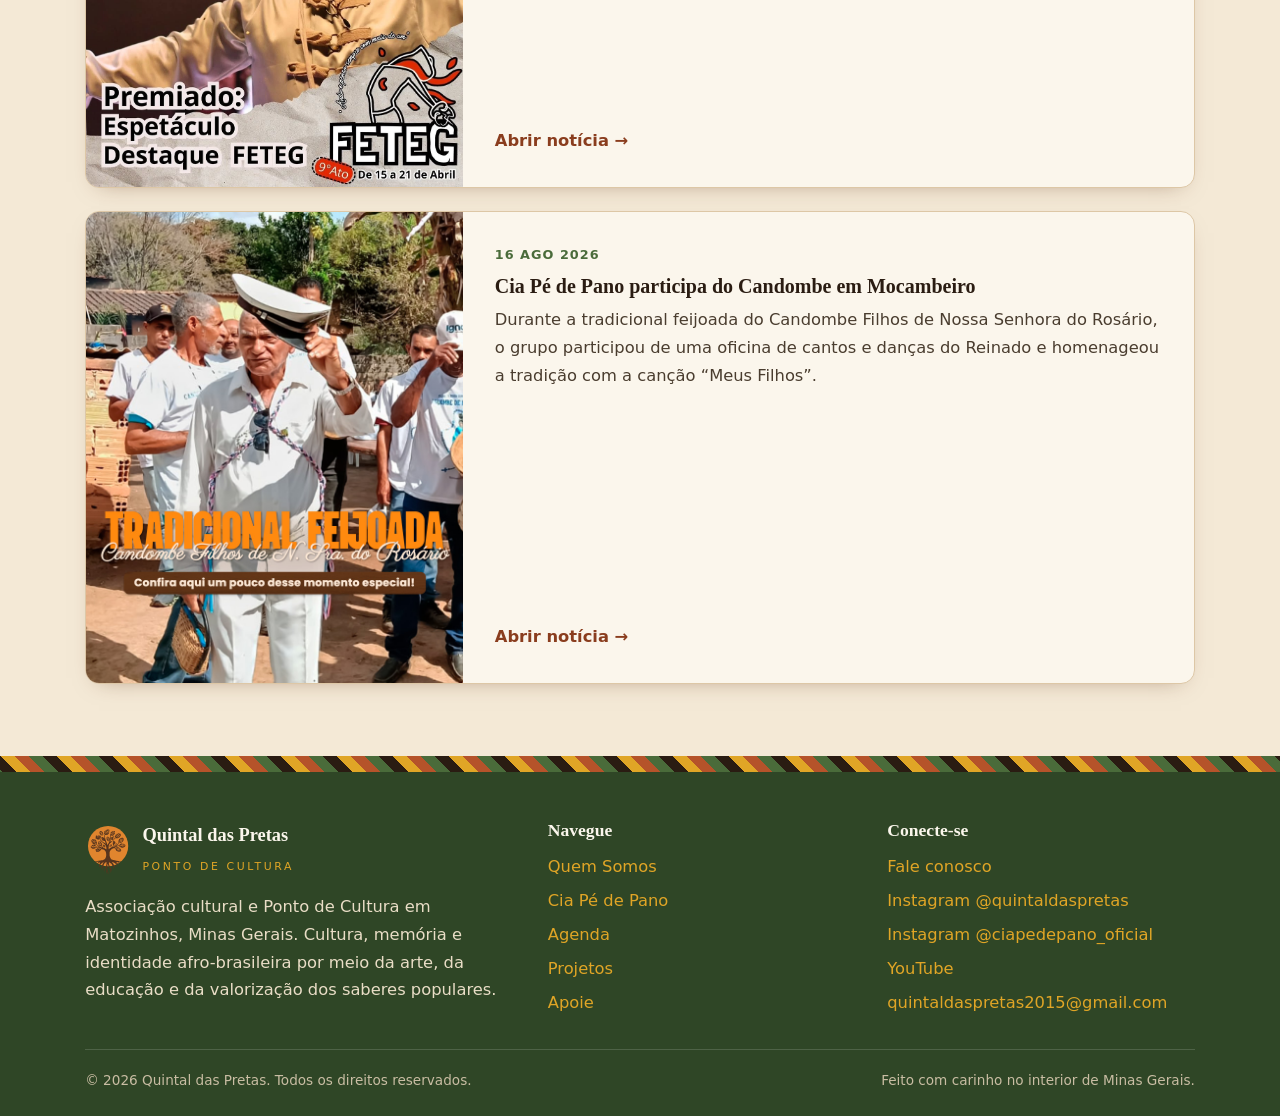
<file: noticias.html>
<!DOCTYPE html>
<!-- Página gerada por build.py — não editar à mão (rode: python3 build.py) -->
<html lang="pt-BR">
<head>
  <meta charset="UTF-8" />
  <meta name="viewport" content="width=device-width, initial-scale=1.0" />
  <meta http-equiv="Content-Security-Policy" content="default-src 'self'; img-src 'self' data:; style-src 'self' 'unsafe-inline' https://fonts.googleapis.com; font-src 'self' https://fonts.gstatic.com; script-src 'self'; connect-src 'self'; frame-src https://www.google.com https://maps.google.com; base-uri 'self'; form-action 'self'" />
  <title>Notícias · Quintal das Pretas</title>
  <meta name="description" content="Notícias e novidades do Quintal das Pretas." />
  <link rel="icon" type="image/svg+xml" href="assets/img/emblema.svg" />
  <link rel="preconnect" href="https://fonts.googleapis.com" />
  <link rel="preconnect" href="https://fonts.gstatic.com" crossorigin />
  <link href="https://fonts.googleapis.com/css2?family=Fraunces:opsz,wght@9..144,500;9..144,600;9..144,700;9..144,900&family=Mulish:wght@400;500;600;700;800&display=swap" rel="stylesheet" />
  <link rel="stylesheet" href="assets/css/style.css?v=20260827-noticias-v7" />
</head>
<body>
  <a href="#conteudo" class="sr-only">Pular para o conteúdo</a>
  <div class="grafismo" aria-hidden="true"></div>

  <header class="cabecalho">
    <div class="container cabecalho-inner">
      <a class="marca" href="index.html" aria-label="Quintal das Pretas — página inicial">
        <img class="marca-selo" src="assets/img/emblema.svg" alt="" width="52" height="60" />
        <span class="marca-texto">
          <span class="marca-titulo">Quintal das Pretas</span>
          <span class="marca-sub">Ponto de Cultura</span>
        </span>
      </a>
      <button class="nav-toggle" aria-expanded="false" aria-controls="nav-principal" aria-label="Abrir menu">☰</button>
      <nav class="nav-principal" id="nav-principal" aria-label="Navegação principal">
        <ul>
<li><a href="quem-somos.html">Quem Somos</a></li>
<li><a href="cia-pe-de-pano.html">Cia Pé de Pano</a></li>
<li><a href="agenda.html">Agenda</a></li>
<li><a href="noticias.html" class="ativo" aria-current="page">Notícias</a></li>
<li><a href="projetos.html">Projetos</a></li>
<li><a href="apoie.html">Apoie</a></li>
<li><a href="contato.html">Contato</a></li>
        </ul>
      </nav>
    </div>
  </header>

  <main id="conteudo">

    <section class="page-hero">
      <div class="container">
        <p class="kicker">Notícias</p>
        <h1>Novidades do quintal</h1>
        <p>Acompanhe as histórias, parcerias e conquistas que florescem no Quintal das Pretas.</p>
      </div>
    </section>

    <section class="secao linho">
      <div class="container">
        <span class="olho">Feed</span>
        <h2 class="secao-titulo">Últimas notícias</h2>
        <p class="secao-intro">O Quintal se renova para acolher ainda mais histórias. O Quintal segue crescendo, criando e transformando. É com esse espírito que fortalecemos parcerias e construímos novos caminhos, ampliando nossa rede de afeto, cultura e transformação social. Cada nova colaboração representa uma oportunidade de desenvolver projetos que valorizam a diversidade, promovem o diálogo e dão visibilidade a vozes e narrativas que merecem ser ouvidas. Juntos, seguimos semeando ideias, compartilhando saberes e cultivando iniciativas capazes de gerar impacto positivo em nossa comunidade.</p>

        <!-- O mosaico é montado a partir de data/noticias.json.
             Para publicar uma notícia, edite esse arquivo (veja data/COMO-ADICIONAR-NOTICIAS.md). -->
        <div class="noticias-lista" id="noticias-lista" data-fonte="data/noticias.json" hidden></div>
        <p class="secao-intro" id="noticias-status">Carregando notícias…</p>
        <noscript><p class="secao-intro">Ative o JavaScript para ver as notícias,
        ou acompanhe nossas redes sociais.</p></noscript>

        <section class="noticia-detalhe-area" id="noticia-detalhe"
                 data-fonte="data/noticias.json" hidden>
          <p class="secao-intro" id="noticia-status">Carregando notícia…</p>
        </section>
      </div>
    </section>

  </main>

  <div class="grafismo" aria-hidden="true"></div>
  <footer class="rodape">
    <div class="container">
      <div class="rodape-grid">
        <div>
          <div class="rodape-marca">
            <img src="assets/img/emblema.svg" alt="" width="46" height="53" />
            <div>
              <strong>Quintal das Pretas</strong>
              <span>Ponto de Cultura</span>
            </div>
          </div>
          <p>Associação cultural e Ponto de Cultura em Matozinhos, Minas Gerais.
          Cultura, memória e identidade afro-brasileira por meio da arte, da
          educação e da valorização dos saberes populares.</p>
        </div>
        <div>
          <h4>Navegue</h4>
          <ul>
            <li><a href="quem-somos.html">Quem Somos</a></li>
            <li><a href="cia-pe-de-pano.html">Cia Pé de Pano</a></li>
            <li><a href="agenda.html">Agenda</a></li>
            <li><a href="projetos.html">Projetos</a></li>
            <li><a href="apoie.html">Apoie</a></li>
          </ul>
        </div>
        <div>
          <h4>Conecte-se</h4>
          <ul>
            <li><a href="contato.html">Fale conosco</a></li>
            <li><a href="https://instagram.com/quintaldaspretas" target="_blank" rel="noopener">Instagram @quintaldaspretas</a></li>
            <li><a href="https://instagram.com/ciapedepano_oficial" target="_blank" rel="noopener">Instagram @ciapedepano_oficial</a></li>
            <li><a href="https://www.youtube.com/@ciapedepano_matozinhos1996" target="_blank" rel="noopener">YouTube</a></li>
            <li><a href="mailto:quintaldaspretas2015@gmail.com">quintaldaspretas2015@gmail.com</a></li>
          </ul>
        </div>
      </div>
      <div class="rodape-bottom">
        <span>© <span class="js-ano">2026</span> Quintal das Pretas. Todos os direitos reservados.</span>
        <span>Feito com carinho no interior de Minas Gerais.</span>
      </div>
    </div>
  </footer>

  <script src="assets/js/main.js?v=20260827-noticias-v7"></script>
</body>
</html>
</file>
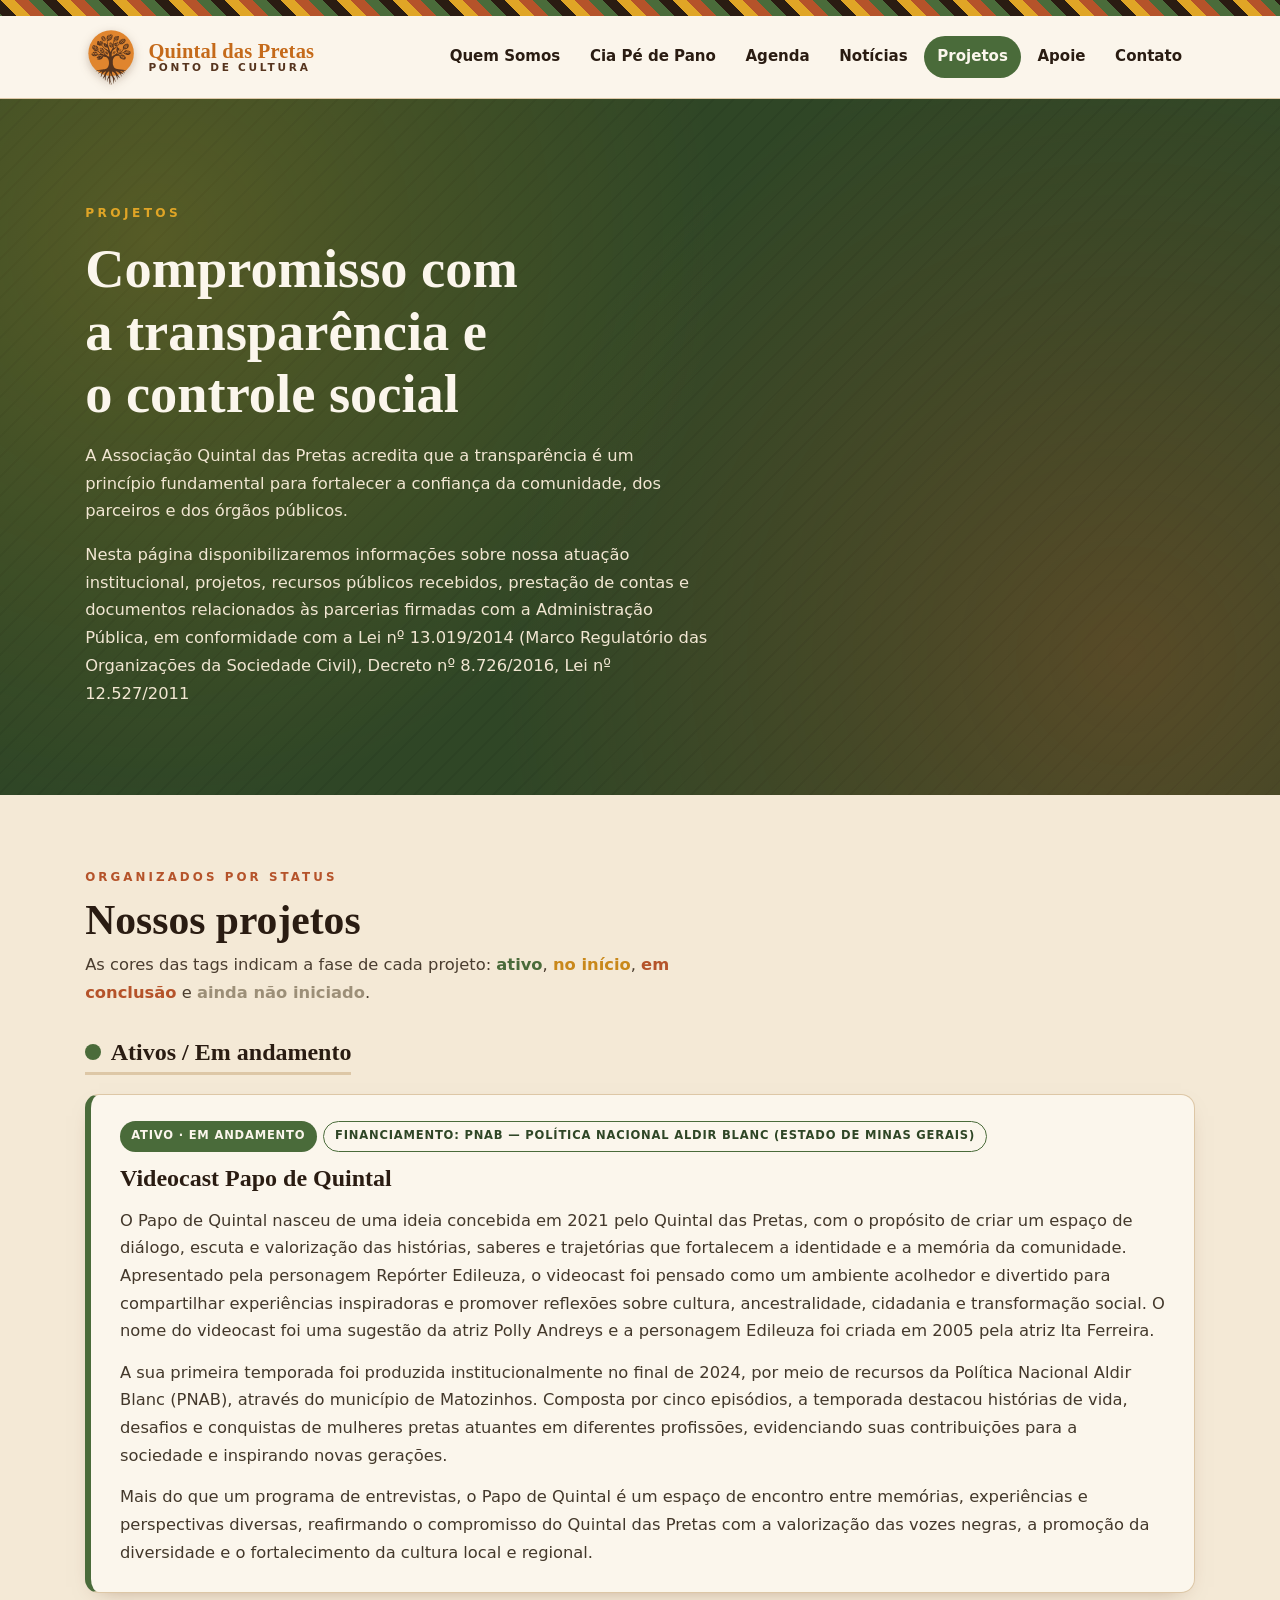
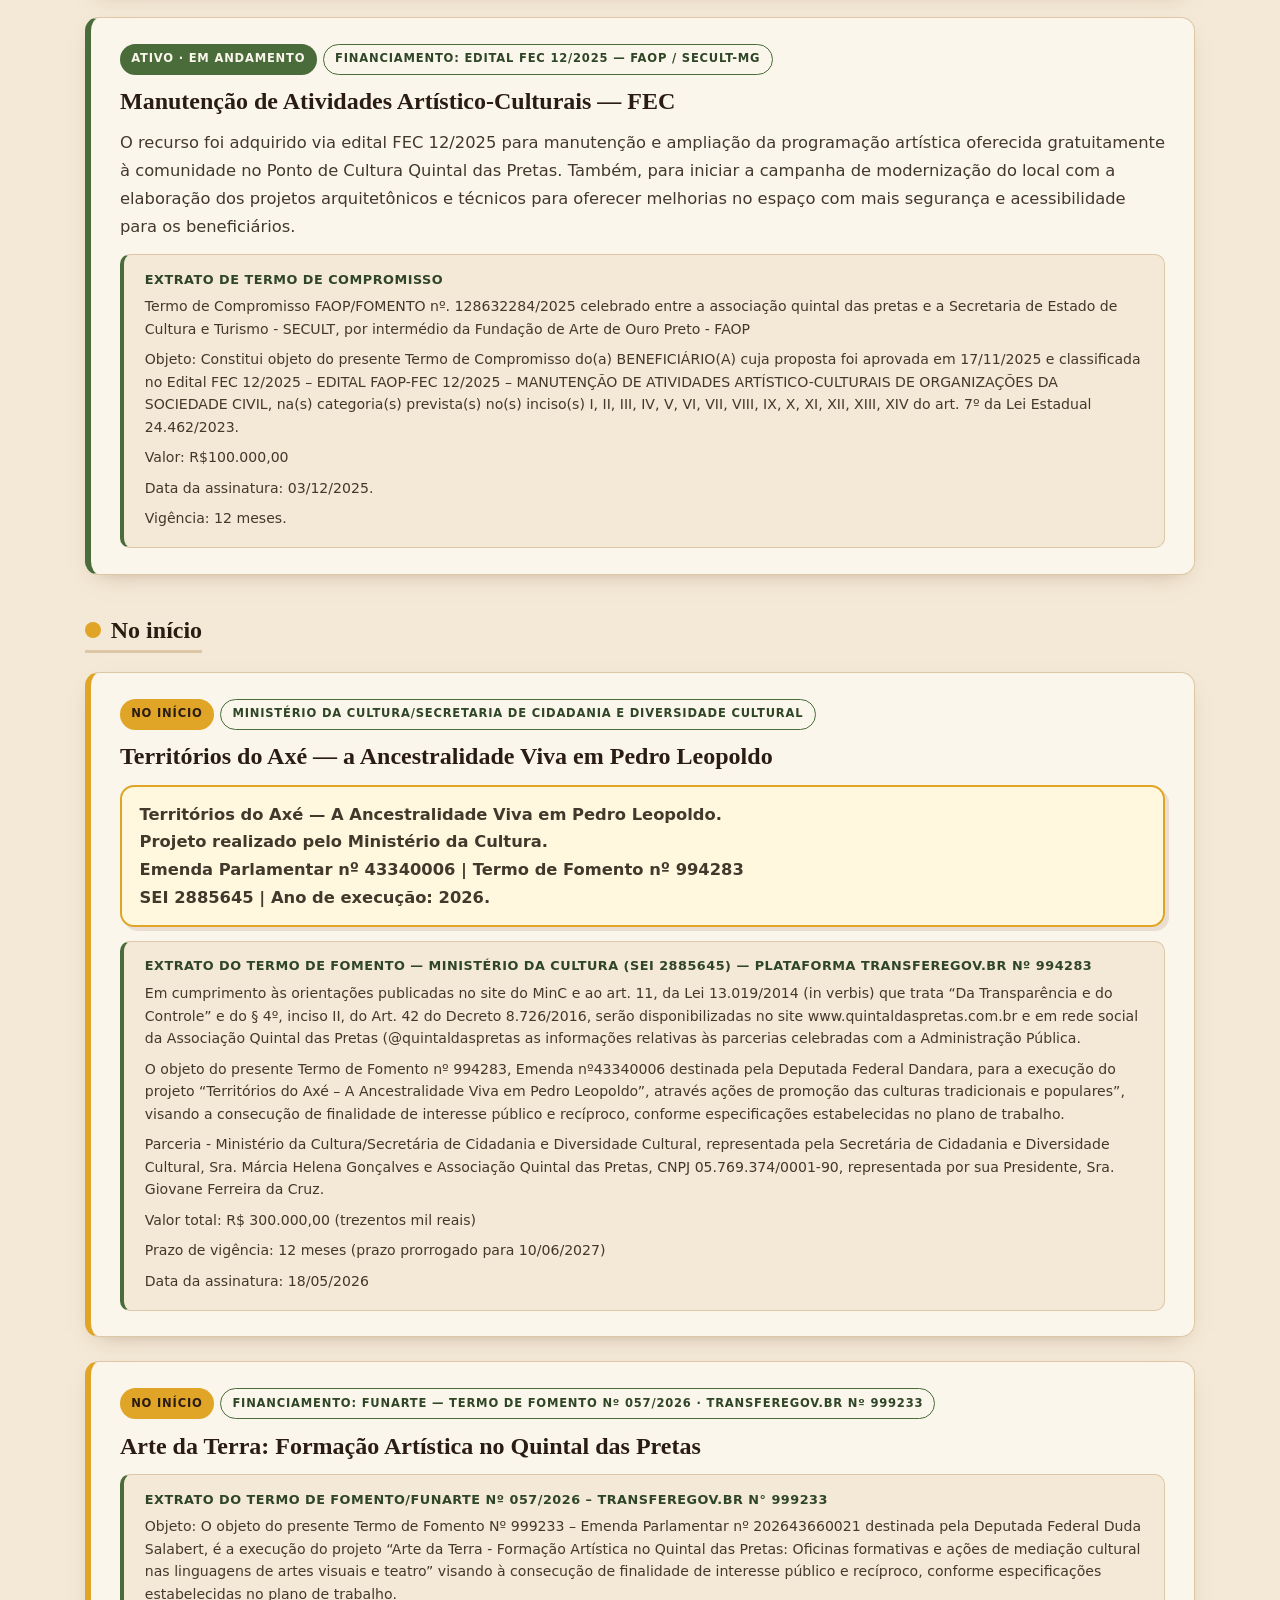
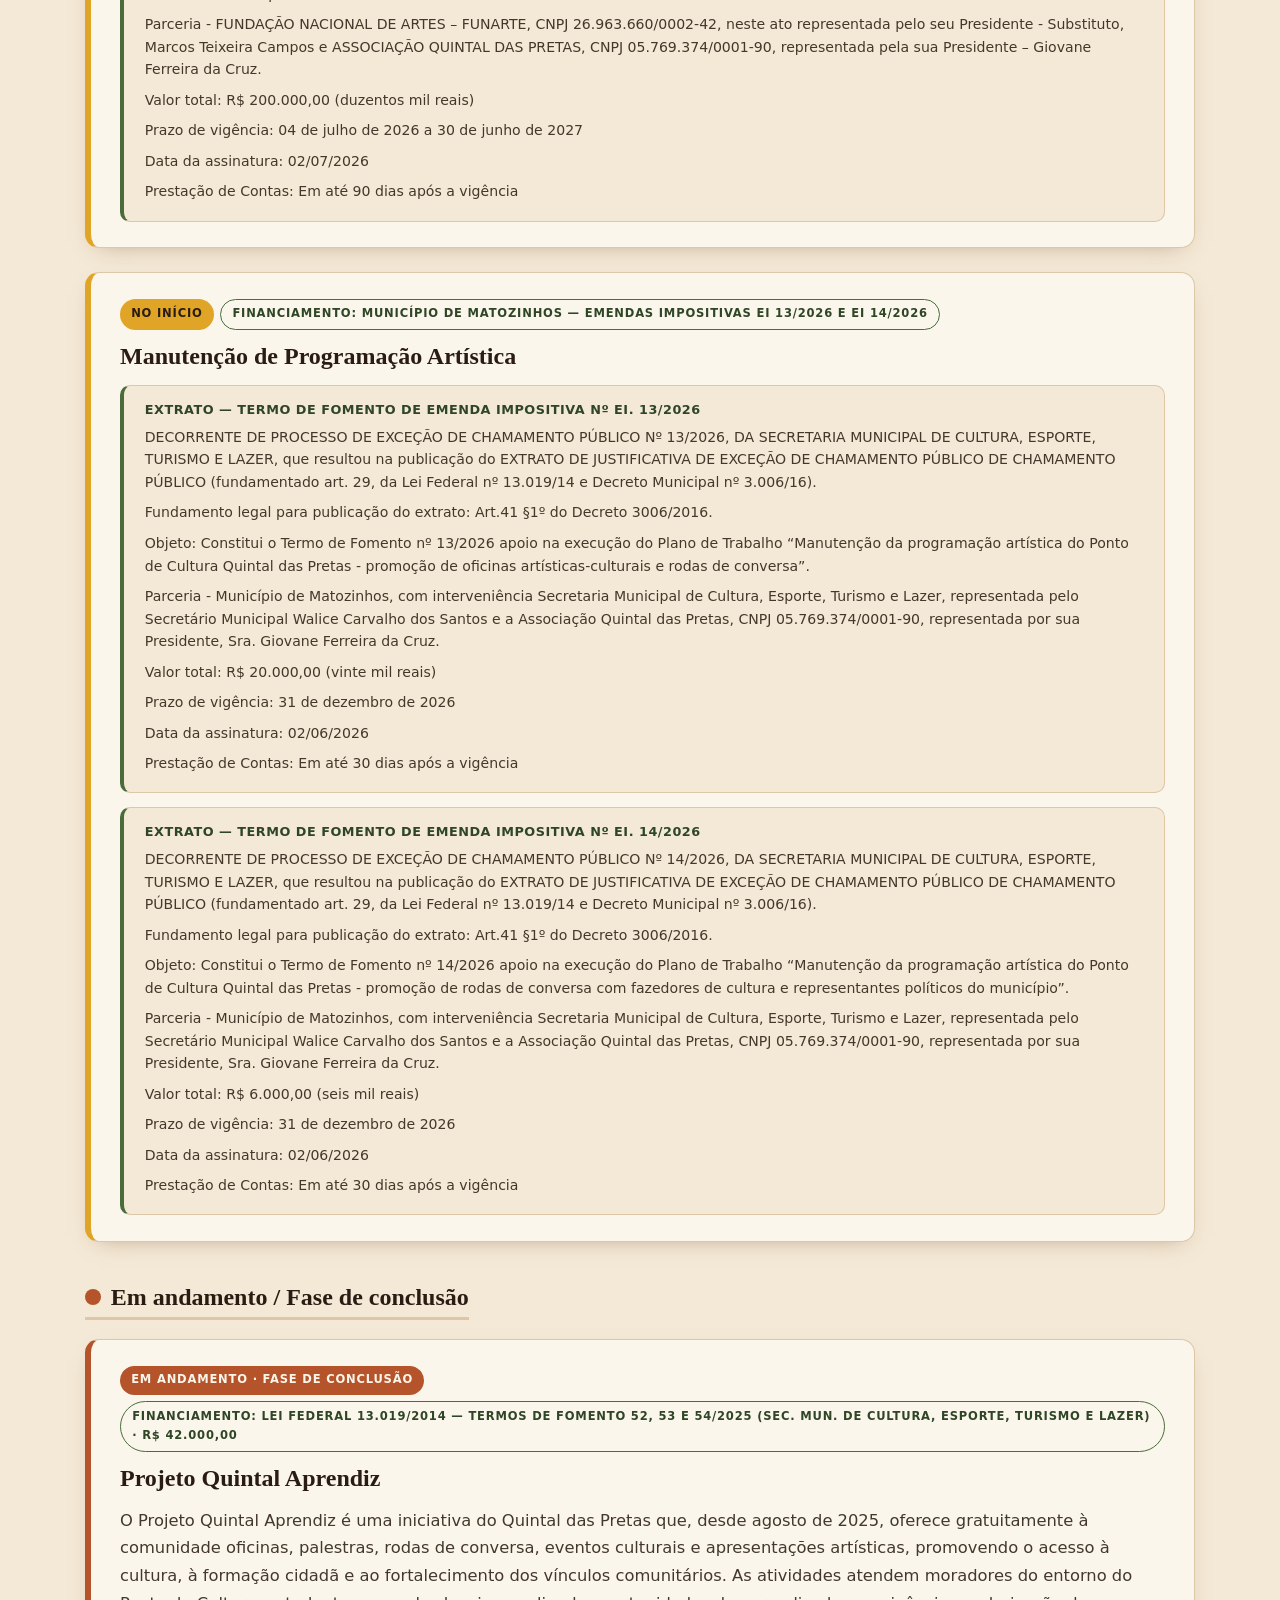
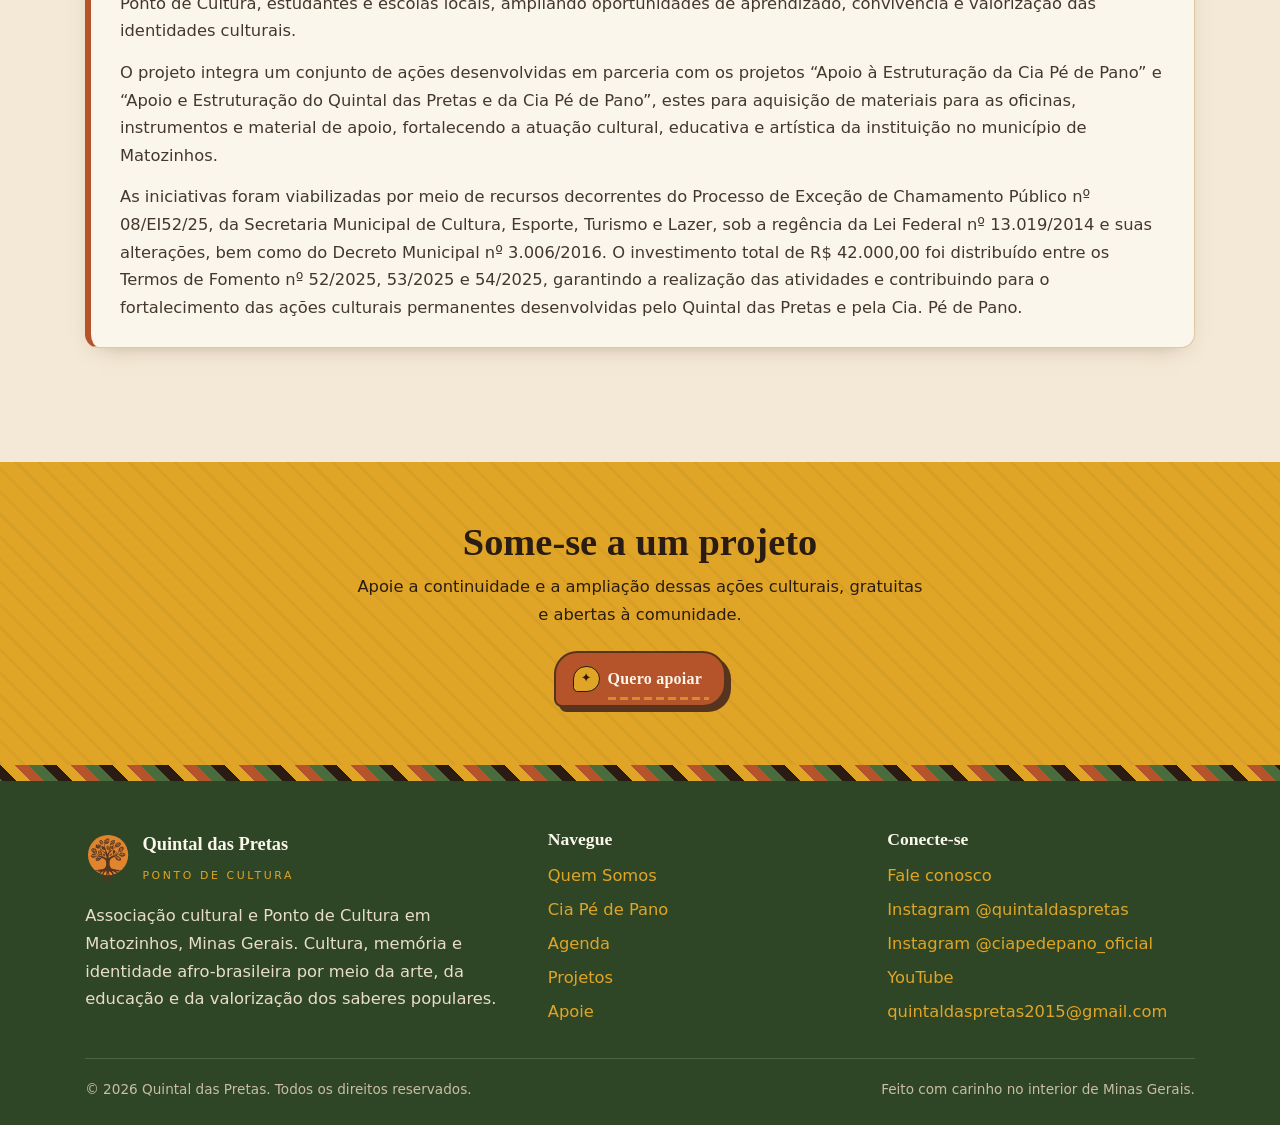
<file: projetos.html>
<!DOCTYPE html>
<!-- Página gerada por build.py — não editar à mão (rode: python3 build.py) -->
<html lang="pt-BR">
<head>
  <meta charset="UTF-8" />
  <meta name="viewport" content="width=device-width, initial-scale=1.0" />
  <meta http-equiv="Content-Security-Policy" content="default-src 'self'; img-src 'self' data:; style-src 'self' 'unsafe-inline' https://fonts.googleapis.com; font-src 'self' https://fonts.gstatic.com; script-src 'self'; connect-src 'self'; frame-src https://www.google.com https://maps.google.com; base-uri 'self'; form-action 'self'" />
  <title>Projetos · Quintal das Pretas</title>
  <meta name="description" content="Projetos do Quintal das Pretas: Papo de Quintal, Quintal Aprendiz, Manutenção de Atividades Artístico-Culturais (FEC), Territórios do Axé e mais." />
  <link rel="icon" type="image/svg+xml" href="assets/img/emblema.svg" />
  <link rel="preconnect" href="https://fonts.googleapis.com" />
  <link rel="preconnect" href="https://fonts.gstatic.com" crossorigin />
  <link href="https://fonts.googleapis.com/css2?family=Fraunces:opsz,wght@9..144,500;9..144,600;9..144,700;9..144,900&family=Mulish:wght@400;500;600;700;800&display=swap" rel="stylesheet" />
  <link rel="stylesheet" href="assets/css/style.css" />
</head>
<body>
  <a href="#conteudo" class="sr-only">Pular para o conteúdo</a>
  <div class="grafismo" aria-hidden="true"></div>

  <header class="cabecalho">
    <div class="container cabecalho-inner">
      <a class="marca" href="index.html" aria-label="Quintal das Pretas — página inicial">
        <img class="marca-selo" src="assets/img/emblema.svg" alt="" width="52" height="60" />
        <span class="marca-texto">
          <span class="marca-titulo">Quintal das Pretas</span>
          <span class="marca-sub">Ponto de Cultura</span>
        </span>
      </a>
      <button class="nav-toggle" aria-expanded="false" aria-controls="nav-principal" aria-label="Abrir menu">☰</button>
      <nav class="nav-principal" id="nav-principal" aria-label="Navegação principal">
        <ul>
<li><a href="quem-somos.html">Quem Somos</a></li>
<li><a href="cia-pe-de-pano.html">Cia Pé de Pano</a></li>
<li><a href="agenda.html">Agenda</a></li>
<li><a href="noticias.html">Notícias</a></li>
<li><a href="projetos.html" class="ativo" aria-current="page">Projetos</a></li>
<li><a href="apoie.html">Apoie</a></li>
<li><a href="contato.html">Contato</a></li>
        </ul>
      </nav>
    </div>
  </header>

  <main id="conteudo">

    <section class="page-hero">
      <div class="container">
        <p class="kicker">Projetos</p>
        <h1>Compromisso com a transparência e o controle social</h1>
        <p>A Associação Quintal das Pretas acredita que a transparência é um princípio fundamental para fortalecer a confiança da comunidade, dos parceiros e dos órgãos públicos.</p>
        <p>Nesta página disponibilizaremos informações sobre nossa atuação institucional, projetos, recursos públicos recebidos, prestação de contas e documentos relacionados às parcerias firmadas com a Administração Pública, em conformidade com a Lei nº 13.019/2014 (Marco Regulatório das Organizações da Sociedade Civil), Decreto nº 8.726/2016, Lei nº 12.527/2011</p>
      </div>
    </section>

    <section class="secao linho">
      <div class="container">
        <span class="olho">Organizados por status</span>
        <h2 class="secao-titulo">Nossos projetos</h2>
        <p class="secao-intro">As cores das tags indicam a fase de cada projeto:
        <strong style="color:var(--verde-folha)">ativo</strong>,
        <strong style="color:var(--ouro)">no início</strong>,
        <strong style="color:var(--terracota)">em conclusão</strong> e
        <strong style="color:var(--status-naoiniciou)">ainda não iniciado</strong>.</p>
<div class="status-grupo grupo-ativo">
          <h2>Ativos / Em andamento</h2>
<article class="projeto-detalhe card">
          <div class="card-corpo">
            <div class="projeto-tags"><span class="tag tag-ativo">Ativo · Em andamento</span><span class="tag tag-financiamento">Financiamento: PNAB — Política Nacional Aldir Blanc (Estado de Minas Gerais)</span></div>
            <h3>Videocast Papo de Quintal</h3>
            <p>O Papo de Quintal nasceu de uma ideia concebida em 2021 pelo Quintal das Pretas, com o propósito de criar um espaço de diálogo, escuta e valorização das histórias, saberes e trajetórias que fortalecem a identidade e a memória da comunidade. Apresentado pela personagem Repórter Edileuza, o videocast foi pensado como um ambiente acolhedor e divertido para compartilhar experiências inspiradoras e promover reflexões sobre cultura, ancestralidade, cidadania e transformação social. O nome do videocast foi uma sugestão da atriz Polly Andreys e a personagem Edileuza foi criada em 2005 pela atriz Ita Ferreira.</p>
<p>A sua primeira temporada foi produzida institucionalmente no final de 2024, por meio de recursos da Política Nacional Aldir Blanc (PNAB), através do município de Matozinhos. Composta por cinco episódios, a temporada destacou histórias de vida, desafios e conquistas de mulheres pretas atuantes em diferentes profissões, evidenciando suas contribuições para a sociedade e inspirando novas gerações.</p>
<p>Mais do que um programa de entrevistas, o Papo de Quintal é um espaço de encontro entre memórias, experiências e perspectivas diversas, reafirmando o compromisso do Quintal das Pretas com a valorização das vozes negras, a promoção da diversidade e o fortalecimento da cultura local e regional.</p>
          </div>
        </article>
<article class="projeto-detalhe card">
          <div class="card-corpo">
            <div class="projeto-tags"><span class="tag tag-ativo">Ativo · Em andamento</span><span class="tag tag-financiamento">Financiamento: Edital FEC 12/2025 — FAOP / SECULT-MG</span></div>
            <h3>Manutenção de Atividades Artístico-Culturais — FEC</h3>
            <p>O recurso foi adquirido via edital FEC 12/2025 para manutenção e ampliação da programação artística oferecida gratuitamente à comunidade no Ponto de Cultura Quintal das Pretas. Também, para iniciar a campanha de modernização do local com a elaboração dos projetos arquitetônicos e técnicos para oferecer melhorias no espaço com mais segurança e acessibilidade para os beneficiários.</p>
<div class="extrato"><h4>Extrato de Termo de Compromisso</h4><div class="extrato-texto"><p>Termo de Compromisso FAOP/FOMENTO nº. 128632284/2025 celebrado entre a associação quintal das pretas e a Secretaria de Estado de Cultura e Turismo - SECULT, por intermédio da Fundação de Arte de Ouro Preto - FAOP</p>
<p>Objeto: Constitui objeto do presente Termo de Compromisso do(a) BENEFICIÁRIO(A) cuja proposta foi aprovada em 17/11/2025 e classificada no Edital FEC 12/2025 – EDITAL FAOP-FEC 12/2025 – MANUTENÇÃO DE ATIVIDADES ARTÍSTICO-CULTURAIS DE ORGANIZAÇÕES DA SOCIEDADE CIVIL, na(s) categoria(s) prevista(s) no(s) inciso(s) I, II, III, IV, V, VI, VII, VIII, IX, X, XI, XII, XIII, XIV do art. 7º da Lei Estadual 24.462/2023.</p>
<p>Valor: R$100.000,00</p>
<p>Data da assinatura: 03/12/2025.</p>
<p>Vigência: 12 meses.</p></div></div>
          </div>
        </article>
        </div>
<div class="status-grupo grupo-inicio">
          <h2>No início</h2>
<article class="projeto-detalhe card">
          <div class="card-corpo">
            <div class="projeto-tags"><span class="tag tag-inicio">No início</span><span class="tag tag-financiamento">Ministério da Cultura/Secretaria de Cidadania e Diversidade Cultural</span></div>
            <h3>Territórios do Axé — a Ancestralidade Viva em Pedro Leopoldo</h3>
            <aside class="projeto-info-obrigatoria" aria-label="Informações obrigatórias do projeto"><p>Territórios do Axé — A Ancestralidade Viva em Pedro Leopoldo.</p>
<p>Projeto realizado pelo Ministério da Cultura.</p>
<p>Emenda Parlamentar nº 43340006 | Termo de Fomento nº 994283</p>
<p>SEI 2885645 | Ano de execução: 2026.</p></aside>
<div class="extrato"><h4>Extrato do Termo de Fomento — Ministério da Cultura (SEI 2885645) — Plataforma Transferegov.br nº 994283</h4><div class="extrato-texto"><p>Em cumprimento às orientações publicadas no site do MinC e ao art. 11, da Lei 13.019/2014 (in verbis) que trata “Da Transparência e do Controle” e do § 4º, inciso II,  do Art. 42 do Decreto 8.726/2016, serão disponibilizadas no site www.quintaldaspretas.com.br e em rede social da Associação Quintal das Pretas (@quintaldaspretas as informações relativas às parcerias celebradas com a Administração Pública.</p>
<p>O objeto do presente Termo de Fomento nº 994283, Emenda nº43340006 destinada pela Deputada Federal Dandara, para a execução do projeto “Territórios do Axé – A Ancestralidade Viva em Pedro Leopoldo”, através ações de promoção das culturas tradicionais e populares”, visando a consecução de finalidade de interesse público e recíproco, conforme especificações estabelecidas no plano de trabalho.</p>
<p>Parceria - Ministério da Cultura/Secretária de Cidadania e Diversidade Cultural, representada pela Secretária de Cidadania e Diversidade Cultural, Sra. Márcia Helena Gonçalves e Associação Quintal das Pretas, CNPJ 05.769.374/0001-90, representada por sua Presidente, Sra. Giovane Ferreira da Cruz.</p>
<p>Valor total: R$ 300.000,00 (trezentos mil reais)</p>
<p>Prazo de vigência: 12 meses (prazo prorrogado para 10/06/2027)</p>
<p>Data da assinatura: 18/05/2026</p></div></div>
          </div>
        </article>
<article class="projeto-detalhe card">
          <div class="card-corpo">
            <div class="projeto-tags"><span class="tag tag-inicio">No início</span><span class="tag tag-financiamento">Financiamento: FUNARTE — Termo de Fomento nº 057/2026 · Transferegov.br nº 999233</span></div>
            <h3>Arte da Terra: Formação Artística no Quintal das Pretas</h3>

            <div class="extrato"><h4>Extrato do TERMO DE FOMENTO/FUNARTE Nº 057/2026 – TRANSFEREGOV.BR N° 999233</h4><div class="extrato-texto"><p>Objeto: O objeto do presente Termo de Fomento Nº 999233 – Emenda Parlamentar nº 202643660021 destinada pela Deputada Federal Duda Salabert, é a execução do projeto “Arte da Terra - Formação Artística no Quintal das Pretas: Oficinas formativas e ações de mediação cultural nas linguagens de artes visuais e teatro” visando à consecução de finalidade de interesse público e recíproco, conforme especificações estabelecidas no plano de trabalho.</p>
<p>Parceria - FUNDAÇÃO NACIONAL DE ARTES – FUNARTE, CNPJ 26.963.660/0002-42, neste ato representada pelo seu Presidente - Substituto, Marcos Teixeira Campos e ASSOCIAÇÃO QUINTAL DAS PRETAS, CNPJ 05.769.374/0001-90, representada pela sua Presidente – Giovane Ferreira da Cruz.</p>
<p>Valor total: R$ 200.000,00 (duzentos mil reais)</p>
<p>Prazo de vigência: 04 de julho de 2026 a 30 de junho de 2027</p>
<p>Data da assinatura: 02/07/2026</p>
<p>Prestação de Contas: Em até 90 dias após a vigência</p></div></div>
          </div>
        </article>
<article class="projeto-detalhe card">
          <div class="card-corpo">
            <div class="projeto-tags"><span class="tag tag-inicio">No início</span><span class="tag tag-financiamento">Financiamento: Município de Matozinhos — Emendas Impositivas EI 13/2026 e EI 14/2026</span></div>
            <h3>Manutenção de Programação Artística</h3>
            <div class="extrato"><h4>Extrato — Termo de Fomento de Emenda Impositiva nº EI. 13/2026</h4><div class="extrato-texto"><p>DECORRENTE DE PROCESSO DE EXCEÇÃO DE CHAMAMENTO PÚBLICO Nº 13/2026, DA SECRETARIA MUNICIPAL DE CULTURA, ESPORTE, TURISMO E LAZER, que resultou na publicação do EXTRATO DE JUSTIFICATIVA DE EXCEÇÃO DE CHAMAMENTO PÚBLICO DE CHAMAMENTO PÚBLICO (fundamentado art. 29, da Lei Federal nº 13.019/14 e Decreto Municipal nº 3.006/16).</p>
<p>Fundamento legal para publicação do extrato: Art.41 §1º do Decreto 3006/2016.</p>
<p>Objeto: Constitui o Termo de Fomento nº 13/2026 apoio na execução do Plano de Trabalho “Manutenção da programação artística do Ponto de Cultura Quintal das Pretas - promoção de oficinas artísticas-culturais e rodas de conversa”.</p>
<p>Parceria - Município de Matozinhos, com interveniência Secretaria Municipal de Cultura, Esporte, Turismo e Lazer, representada pelo Secretário Municipal Walice Carvalho dos Santos e a Associação Quintal das Pretas, CNPJ 05.769.374/0001-90, representada por sua Presidente, Sra. Giovane Ferreira da Cruz.</p>
<p>Valor total: R$ 20.000,00 (vinte mil reais)</p>
<p>Prazo de vigência: 31 de dezembro de 2026</p>
<p>Data da assinatura: 02/06/2026</p>
<p>Prestação de Contas: Em até 30 dias após a vigência</p></div></div><div class="extrato"><h4>Extrato — Termo de Fomento de Emenda Impositiva nº EI. 14/2026</h4><div class="extrato-texto"><p>DECORRENTE DE PROCESSO DE EXCEÇÃO DE CHAMAMENTO PÚBLICO Nº 14/2026, DA SECRETARIA MUNICIPAL DE CULTURA, ESPORTE, TURISMO E LAZER, que resultou na publicação do EXTRATO DE JUSTIFICATIVA DE EXCEÇÃO DE CHAMAMENTO PÚBLICO DE CHAMAMENTO PÚBLICO (fundamentado art. 29, da Lei Federal nº 13.019/14 e Decreto Municipal nº 3.006/16).</p>
<p>Fundamento legal para publicação do extrato: Art.41 §1º do Decreto 3006/2016.</p>
<p>Objeto: Constitui o Termo de Fomento nº 14/2026 apoio na execução do Plano de Trabalho “Manutenção da programação artística do Ponto de Cultura Quintal das Pretas - promoção de rodas de conversa com fazedores de cultura e representantes políticos do município”.</p>
<p>Parceria - Município de Matozinhos, com interveniência Secretaria Municipal de Cultura, Esporte, Turismo e Lazer, representada pelo Secretário Municipal Walice Carvalho dos Santos e a Associação Quintal das Pretas, CNPJ 05.769.374/0001-90, representada por sua Presidente, Sra. Giovane Ferreira da Cruz.</p>
<p>Valor total: R$ 6.000,00 (seis mil reais)</p>
<p>Prazo de vigência: 31 de dezembro de 2026</p>
<p>Data da assinatura: 02/06/2026</p>
<p>Prestação de Contas: Em até 30 dias após a vigência</p></div></div>
          </div>
        </article>
        </div>
<div class="status-grupo grupo-conclusao">
          <h2>Em andamento / Fase de conclusão</h2>
<article class="projeto-detalhe card">
          <div class="card-corpo">
            <div class="projeto-tags"><span class="tag tag-conclusao">Em andamento · Fase de conclusão</span><span class="tag tag-financiamento">Financiamento: Lei Federal 13.019/2014 — Termos de Fomento 52, 53 e 54/2025 (Sec. Mun. de Cultura, Esporte, Turismo e Lazer) · R$ 42.000,00</span></div>
            <h3>Projeto Quintal Aprendiz</h3>
            <p>O Projeto Quintal Aprendiz é uma iniciativa do Quintal das Pretas que, desde agosto de 2025, oferece gratuitamente à comunidade oficinas, palestras, rodas de conversa, eventos culturais e apresentações artísticas, promovendo o acesso à cultura, à formação cidadã e ao fortalecimento dos vínculos comunitários. As atividades atendem moradores do entorno do Ponto de Cultura, estudantes e escolas locais, ampliando oportunidades de aprendizado, convivência e valorização das identidades culturais.</p>
<p>O projeto integra um conjunto de ações desenvolvidas em parceria com os projetos “Apoio à Estruturação da Cia Pé de Pano” e “Apoio e Estruturação do Quintal das Pretas e da Cia Pé de Pano”, estes para aquisição de materiais para as oficinas, instrumentos e material de apoio, fortalecendo a atuação cultural, educativa e artística da instituição no município de Matozinhos.</p>
<p>As iniciativas foram viabilizadas por meio de recursos decorrentes do Processo de Exceção de Chamamento Público nº 08/EI52/25, da Secretaria Municipal de Cultura, Esporte, Turismo e Lazer, sob a regência da Lei Federal nº 13.019/2014 e suas alterações, bem como do Decreto Municipal nº 3.006/2016. O investimento total de R$ 42.000,00 foi distribuído entre os Termos de Fomento nº 52/2025, 53/2025 e 54/2025, garantindo a realização das atividades e contribuindo para o fortalecimento das ações culturais permanentes desenvolvidas pelo Quintal das Pretas e pela Cia. Pé de Pano.</p>
          </div>
        </article>
        </div>
      </div>
    </section>

    <section class="faixa-cta">
      <div class="container">
        <h2>Some-se a um projeto</h2>
        <p>Apoie a continuidade e a ampliação dessas ações culturais, gratuitas e abertas
        à comunidade.</p>
        <a class="btn btn-terra btn-cta" href="apoie.html">Quero apoiar</a>
      </div>
    </section>

  </main>

  <div class="grafismo" aria-hidden="true"></div>
  <footer class="rodape">
    <div class="container">
      <div class="rodape-grid">
        <div>
          <div class="rodape-marca">
            <img src="assets/img/emblema.svg" alt="" width="46" height="53" />
            <div>
              <strong>Quintal das Pretas</strong>
              <span>Ponto de Cultura</span>
            </div>
          </div>
          <p>Associação cultural e Ponto de Cultura em Matozinhos, Minas Gerais.
          Cultura, memória e identidade afro-brasileira por meio da arte, da
          educação e da valorização dos saberes populares.</p>
        </div>
        <div>
          <h4>Navegue</h4>
          <ul>
            <li><a href="quem-somos.html">Quem Somos</a></li>
            <li><a href="cia-pe-de-pano.html">Cia Pé de Pano</a></li>
            <li><a href="agenda.html">Agenda</a></li>
            <li><a href="projetos.html">Projetos</a></li>
            <li><a href="apoie.html">Apoie</a></li>
          </ul>
        </div>
        <div>
          <h4>Conecte-se</h4>
          <ul>
            <li><a href="contato.html">Fale conosco</a></li>
            <li><a href="https://instagram.com/quintaldaspretas" target="_blank" rel="noopener">Instagram @quintaldaspretas</a></li>
            <li><a href="https://instagram.com/ciapedepano_oficial" target="_blank" rel="noopener">Instagram @ciapedepano_oficial</a></li>
            <li><a href="https://www.youtube.com/@ciapedepano_matozinhos1996" target="_blank" rel="noopener">YouTube</a></li>
            <li><a href="mailto:quintaldaspretas2015@gmail.com">quintaldaspretas2015@gmail.com</a></li>
          </ul>
        </div>
      </div>
      <div class="rodape-bottom">
        <span>© <span class="js-ano">2026</span> Quintal das Pretas. Todos os direitos reservados.</span>
        <span>Feito com carinho no interior de Minas Gerais.</span>
      </div>
    </div>
  </footer>

  <script src="assets/js/main.js"></script>
</body>
</html>
</file>
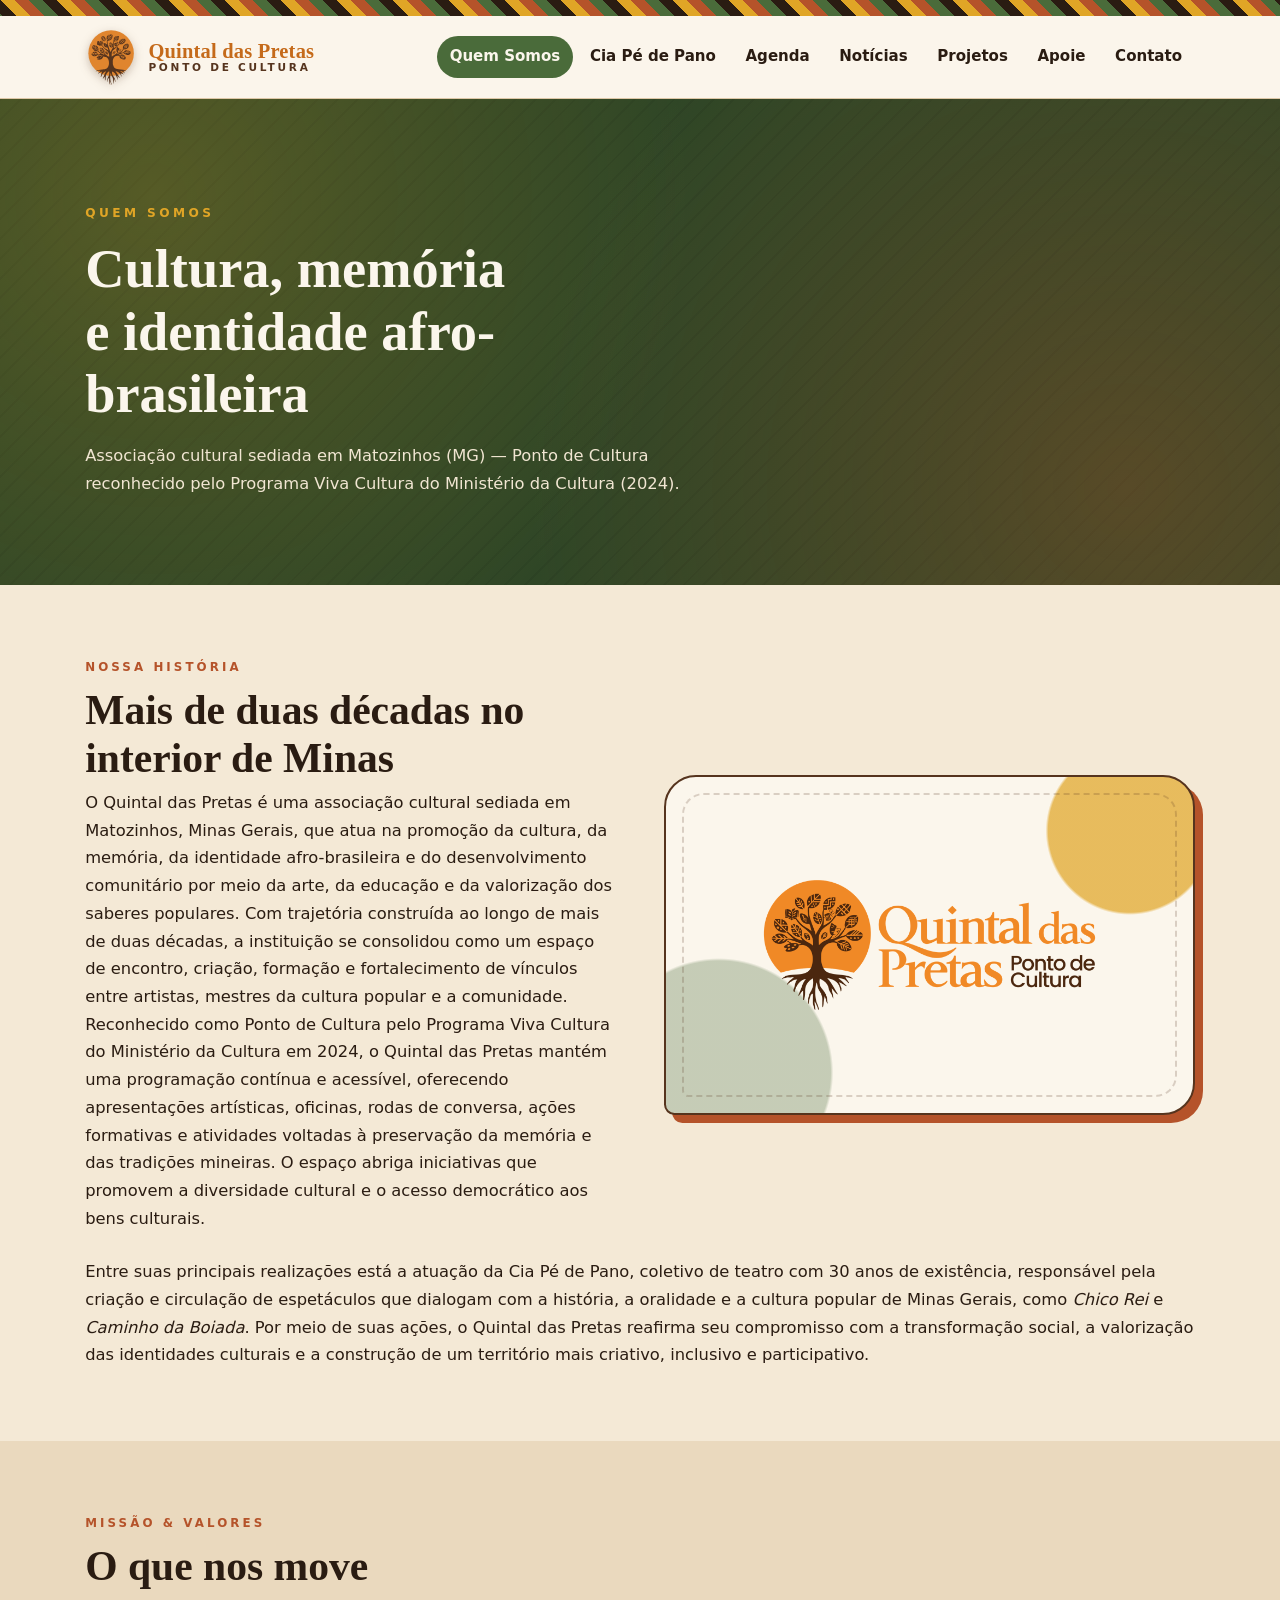
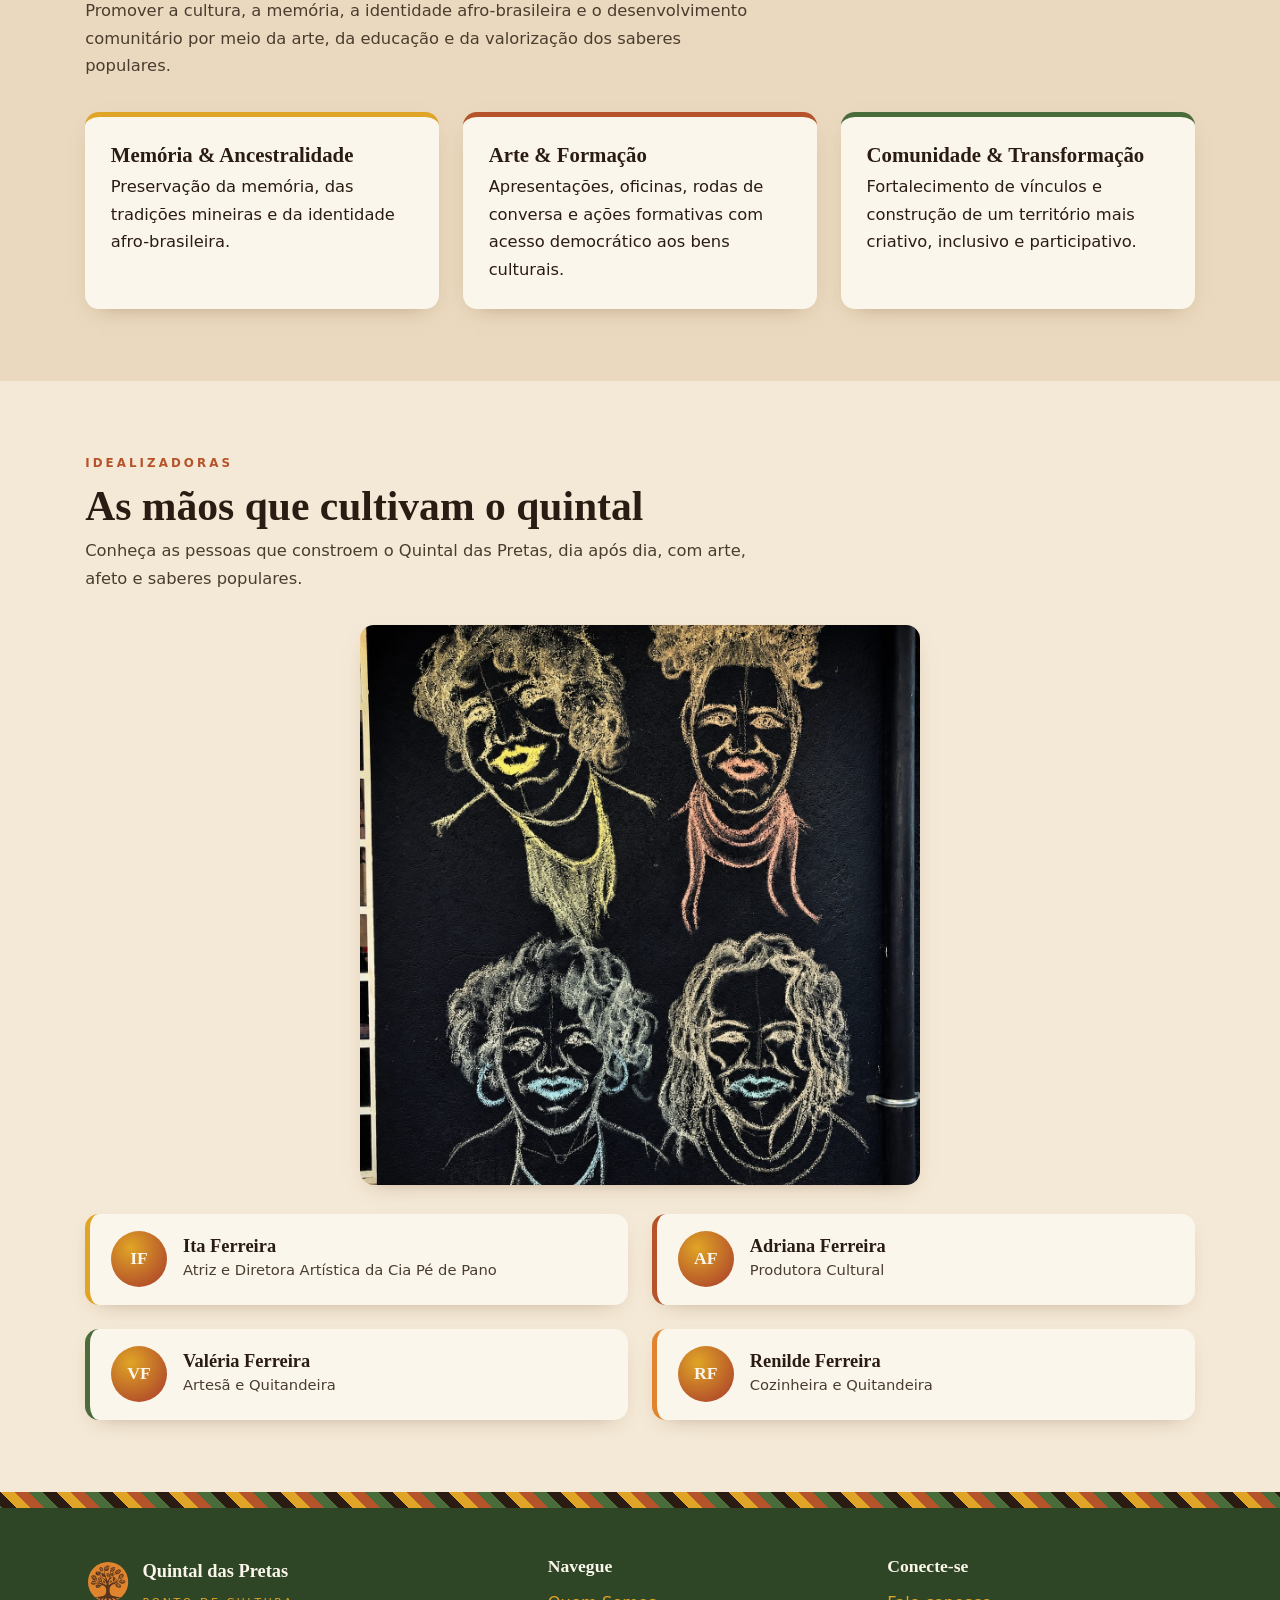
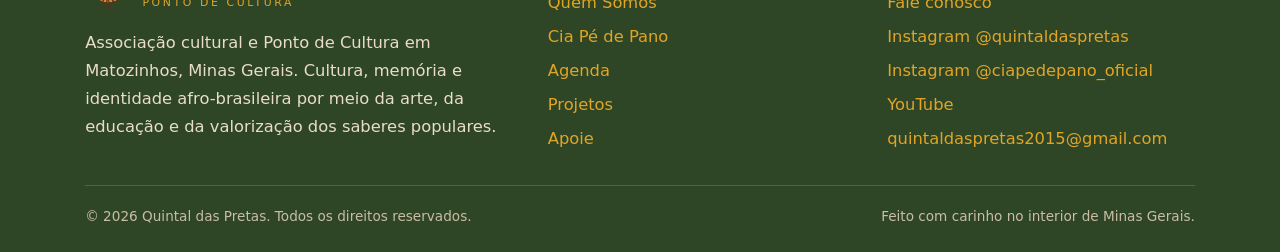
<file: quem-somos.html>
<!DOCTYPE html>
<!-- Página gerada por build.py — não editar à mão (rode: python3 build.py) -->
<html lang="pt-BR">
<head>
  <meta charset="UTF-8" />
  <meta name="viewport" content="width=device-width, initial-scale=1.0" />
  <meta http-equiv="Content-Security-Policy" content="default-src 'self'; img-src 'self' data:; style-src 'self' 'unsafe-inline' https://fonts.googleapis.com; font-src 'self' https://fonts.gstatic.com; script-src 'self'; connect-src 'self'; frame-src https://www.google.com https://maps.google.com; base-uri 'self'; form-action 'self'" />
  <title>Quem Somos · Quintal das Pretas</title>
  <meta name="description" content="O Quintal das Pretas é uma associação cultural de Matozinhos (MG), Ponto de Cultura (MINC, 2024), que promove cultura, memória e identidade afro-brasileira." />
  <link rel="icon" type="image/svg+xml" href="assets/img/emblema.svg" />
  <link rel="preconnect" href="https://fonts.googleapis.com" />
  <link rel="preconnect" href="https://fonts.gstatic.com" crossorigin />
  <link href="https://fonts.googleapis.com/css2?family=Fraunces:opsz,wght@9..144,500;9..144,600;9..144,700;9..144,900&family=Mulish:wght@400;500;600;700;800&display=swap" rel="stylesheet" />
  <link rel="stylesheet" href="assets/css/style.css" />
</head>
<body>
  <a href="#conteudo" class="sr-only">Pular para o conteúdo</a>
  <div class="grafismo" aria-hidden="true"></div>

  <header class="cabecalho">
    <div class="container cabecalho-inner">
      <a class="marca" href="index.html" aria-label="Quintal das Pretas — página inicial">
        <img class="marca-selo" src="assets/img/emblema.svg" alt="" width="52" height="60" />
        <span class="marca-texto">
          <span class="marca-titulo">Quintal das Pretas</span>
          <span class="marca-sub">Ponto de Cultura</span>
        </span>
      </a>
      <button class="nav-toggle" aria-expanded="false" aria-controls="nav-principal" aria-label="Abrir menu">☰</button>
      <nav class="nav-principal" id="nav-principal" aria-label="Navegação principal">
        <ul>
<li><a href="quem-somos.html" class="ativo" aria-current="page">Quem Somos</a></li>
<li><a href="cia-pe-de-pano.html">Cia Pé de Pano</a></li>
<li><a href="agenda.html">Agenda</a></li>
<li><a href="noticias.html">Notícias</a></li>
<li><a href="projetos.html">Projetos</a></li>
<li><a href="apoie.html">Apoie</a></li>
<li><a href="contato.html">Contato</a></li>
        </ul>
      </nav>
    </div>
  </header>

  <main id="conteudo">

    <section class="page-hero">
      <div class="container">
        <p class="kicker">Quem Somos</p>
        <h1>Cultura, memória e identidade afro-brasileira</h1>
        <p>Associação cultural sediada em Matozinhos (MG) — Ponto de Cultura reconhecido pelo Programa Viva Cultura do Ministério da Cultura (2024).</p>
      </div>
    </section>

    <section class="secao linho">
      <div class="container">
        <div class="split">
          <div>
            <span class="olho">Nossa história</span>
            <h2 class="secao-titulo">Mais de duas décadas no interior de Minas</h2>
            <p>O Quintal das Pretas é uma associação cultural sediada em Matozinhos, Minas Gerais, que atua na promoção da cultura, da memória, da identidade afro-brasileira e do desenvolvimento comunitário por meio da arte, da educação e da valorização dos saberes populares. Com trajetória construída ao longo de mais de duas décadas, a instituição se consolidou como um espaço de encontro, criação, formação e fortalecimento de vínculos entre artistas, mestres da cultura popular e a comunidade.</p>
            <p>Reconhecido como Ponto de Cultura pelo Programa Viva Cultura do Ministério da Cultura em 2024, o Quintal das Pretas mantém uma programação contínua e acessível, oferecendo apresentações artísticas, oficinas, rodas de conversa, ações formativas e atividades voltadas à preservação da memória e das tradições mineiras. O espaço abriga iniciativas que promovem a diversidade cultural e o acesso democrático aos bens culturais.</p>
          </div>
          <figure class="quem-somos-logo">
            <img src="assets/img/quem-somos/logo-horizontal-web.png"
                 alt="Quintal das Pretas — Ponto de Cultura"
                 loading="lazy" />
          </figure>
        </div>
        <p style="margin-top:1.6rem">Entre suas principais realizações está a atuação da Cia Pé de Pano, coletivo de teatro com 30 anos de existência, responsável pela criação e circulação de espetáculos que dialogam com a história, a oralidade e a cultura popular de Minas Gerais, como <em>Chico Rei</em> e <em>Caminho da Boiada</em>. Por meio de suas ações, o Quintal das Pretas reafirma seu compromisso com a transformação social, a valorização das identidades culturais e a construção de um território mais criativo, inclusivo e participativo.</p>
      </div>
    </section>

    <section class="secao areia">
      <div class="container">
        <span class="olho">Missão &amp; Valores</span>
        <h2 class="secao-titulo">O que nos move</h2>
        <p class="secao-intro">Promover a cultura, a memória, a identidade afro-brasileira
        e o desenvolvimento comunitário por meio da arte, da educação e da valorização
        dos saberes populares.</p>
        <div class="grid grid-3">
<div class="valor-card"><h3>Memória & Ancestralidade</h3><p>Preservação da memória, das tradições mineiras e da identidade afro-brasileira.</p></div>
<div class="valor-card"><h3>Arte & Formação</h3><p>Apresentações, oficinas, rodas de conversa e ações formativas com acesso democrático aos bens culturais.</p></div>
<div class="valor-card"><h3>Comunidade & Transformação</h3><p>Fortalecimento de vínculos e construção de um território mais criativo, inclusivo e participativo.</p></div>
        </div>
      </div>
    </section>

    <section class="secao linho">
      <div class="container">
        <span class="olho">Idealizadoras</span>
        <h2 class="secao-titulo">As mãos que cultivam o quintal</h2>
        <p class="secao-intro">Conheça as pessoas que constroem o Quintal das Pretas, dia
        após dia, com arte, afeto e saberes populares.</p>
        <div class="idealizadoras-foto">
          <img class="foto-real natural" src="assets/img/quem-somos/idealizadoras.jpg" alt="Foto das idealizadoras" loading="lazy" />
        </div>
        <div class="grid grid-2">
<div class="pessoa-card">
          <span class="pessoa-avatar" aria-hidden="true">IF</span>
          <div><h3>Ita Ferreira</h3><p>Atriz e Diretora Artística da Cia Pé de Pano</p></div>
        </div>
<div class="pessoa-card">
          <span class="pessoa-avatar" aria-hidden="true">AF</span>
          <div><h3>Adriana Ferreira</h3><p>Produtora Cultural</p></div>
        </div>
<div class="pessoa-card">
          <span class="pessoa-avatar" aria-hidden="true">VF</span>
          <div><h3>Valéria Ferreira</h3><p>Artesã e Quitandeira</p></div>
        </div>
<div class="pessoa-card">
          <span class="pessoa-avatar" aria-hidden="true">RF</span>
          <div><h3>Renilde Ferreira</h3><p>Cozinheira e Quitandeira</p></div>
        </div>
        </div>
      </div>
    </section>

  </main>

  <div class="grafismo" aria-hidden="true"></div>
  <footer class="rodape">
    <div class="container">
      <div class="rodape-grid">
        <div>
          <div class="rodape-marca">
            <img src="assets/img/emblema.svg" alt="" width="46" height="53" />
            <div>
              <strong>Quintal das Pretas</strong>
              <span>Ponto de Cultura</span>
            </div>
          </div>
          <p>Associação cultural e Ponto de Cultura em Matozinhos, Minas Gerais.
          Cultura, memória e identidade afro-brasileira por meio da arte, da
          educação e da valorização dos saberes populares.</p>
        </div>
        <div>
          <h4>Navegue</h4>
          <ul>
            <li><a href="quem-somos.html">Quem Somos</a></li>
            <li><a href="cia-pe-de-pano.html">Cia Pé de Pano</a></li>
            <li><a href="agenda.html">Agenda</a></li>
            <li><a href="projetos.html">Projetos</a></li>
            <li><a href="apoie.html">Apoie</a></li>
          </ul>
        </div>
        <div>
          <h4>Conecte-se</h4>
          <ul>
            <li><a href="contato.html">Fale conosco</a></li>
            <li><a href="https://instagram.com/quintaldaspretas" target="_blank" rel="noopener">Instagram @quintaldaspretas</a></li>
            <li><a href="https://instagram.com/ciapedepano_oficial" target="_blank" rel="noopener">Instagram @ciapedepano_oficial</a></li>
            <li><a href="https://www.youtube.com/@ciapedepano_matozinhos1996" target="_blank" rel="noopener">YouTube</a></li>
            <li><a href="mailto:quintaldaspretas2015@gmail.com">quintaldaspretas2015@gmail.com</a></li>
          </ul>
        </div>
      </div>
      <div class="rodape-bottom">
        <span>© <span class="js-ano">2026</span> Quintal das Pretas. Todos os direitos reservados.</span>
        <span>Feito com carinho no interior de Minas Gerais.</span>
      </div>
    </div>
  </footer>

  <script src="assets/js/main.js"></script>
</body>
</html>
</file>
<file: assets/css/style.css>
/* =========================================================================
   QUINTAL DAS PRETAS — Design System
   Cultura, ancestralidade e arte · interior de Minas Gerais
   ========================================================================= */

/* ---------- Tokens ---------- */
:root {
  /* Paleta terrosa e quente */
  --laranja:          #e0852e;   /* laranja da logo */
  --laranja-escuro:   #c56a1a;
  --marrom:           #56341e;   /* marrom da logo (tronco/raízes) */
  --terracota:        #b5532a;
  --terracota-escuro: #8a3d1e;
  --mostarda:         #e0a526;
  --ouro:             #c9881a;
  --verde-folha:      #4a6b3a;
  --verde-escuro:     #2f4626;
  --preto-quente:     #2a1c12;
  --linho:            #f4e9d6;
  --areia:            #ead9be;
  --argila-clara:     #ddc7a6;
  --branco-quente:    #fbf6ec;

  /* Status de projetos */
  --status-ativo:      var(--verde-folha);
  --status-inicio:     var(--mostarda);
  --status-conclusao:  var(--terracota);
  --status-naoiniciou: #9c8f78;

  /* Tipografia */
  --fonte-titulo: "Fraunces", "Playfair Display", Georgia, "Times New Roman", serif;
  --fonte-corpo:  "Mulish", "Nunito Sans", system-ui, -apple-system, Segoe UI, sans-serif;

  /* Medidas */
  --largura-max: 1180px;
  --raio: 14px;
  --raio-grande: 26px;
  --sombra-quente: 0 18px 40px -22px rgba(94, 45, 18, .55);
  --sombra-suave: 0 8px 22px -14px rgba(94, 45, 18, .5);
  --transicao: .25s ease;
}

/* ---------- Reset enxuto ---------- */
*, *::before, *::after { box-sizing: border-box; }
* { margin: 0; }
html { scroll-behavior: smooth; }

body {
  font-family: var(--fonte-corpo);
  color: var(--preto-quente);
  background-color: var(--linho);
  /* textura sutil de linho/barro */
  background-image:
    radial-gradient(rgba(181, 83, 42, .035) 1px, transparent 1px),
    radial-gradient(rgba(74, 107, 58, .03) 1px, transparent 1px);
  background-size: 22px 22px, 22px 22px;
  background-position: 0 0, 11px 11px;
  line-height: 1.7;
  font-size: 1.02rem;
  -webkit-font-smoothing: antialiased;
}

img { max-width: 100%; display: block; }
a { color: var(--terracota-escuro); text-decoration: none; }
a:hover { text-decoration: underline; }

h1, h2, h3, h4 {
  font-family: var(--fonte-titulo);
  line-height: 1.15;
  font-weight: 700;
  color: var(--preto-quente);
}

:focus-visible {
  outline: 3px solid var(--mostarda);
  outline-offset: 3px;
  border-radius: 4px;
}

.container {
  width: 100%;
  max-width: var(--largura-max);
  margin-inline: auto;
  padding-inline: clamp(1.1rem, 4vw, 2.2rem);
}

.sr-only {
  position: absolute; width: 1px; height: 1px;
  padding: 0; margin: -1px; overflow: hidden;
  clip: rect(0 0 0 0); white-space: nowrap; border: 0;
}

/* ---------- Faixa de grafismo (divisória afro-brasileira) ---------- */
.grafismo {
  height: 16px;
  width: 100%;
  background-color: var(--terracota);
  background-image:
    repeating-linear-gradient(45deg,
      var(--mostarda) 0, var(--mostarda) 10px,
      var(--terracota) 10px, var(--terracota) 20px,
      var(--verde-folha) 20px, var(--verde-folha) 30px,
      var(--preto-quente) 30px, var(--preto-quente) 40px);
  background-size: 56px 56px;
}

/* ---------- Cabeçalho / Navegação ---------- */
.cabecalho {
  position: sticky;
  top: 0;
  z-index: 50;
  background: rgba(251, 246, 236, .94);
  backdrop-filter: blur(8px);
  border-bottom: 1px solid var(--argila-clara);
}
.cabecalho-inner {
  display: flex;
  align-items: center;
  justify-content: space-between;
  gap: 1rem;
  padding-block: .7rem;
}

.marca { display: flex; align-items: center; gap: .7rem; }
.marca:hover { text-decoration: none; }
.marca-selo {
  width: 52px; height: auto; flex: none;
  filter: drop-shadow(0 3px 5px rgba(86,52,30,.3));
  transition: transform .4s cubic-bezier(.2,.8,.3,1.2);
}
.marca:hover .marca-selo { transform: rotate(-6deg) scale(1.06); }
.marca-texto { display: flex; flex-direction: column; line-height: 1.02; }
.marca-titulo {
  font-family: var(--fonte-titulo);
  font-weight: 700;
  font-size: 1.28rem;
  color: var(--laranja-escuro);
  letter-spacing: .2px;
  white-space: nowrap;
}
.marca-sub {
  font-size: .66rem;
  letter-spacing: .26em;
  text-transform: uppercase;
  font-weight: 800;
  color: var(--marrom);
}

.nav-toggle {
  display: none;
  background: var(--terracota);
  color: var(--branco-quente);
  border: none;
  border-radius: 10px;
  padding: .55rem .7rem;
  font-size: 1.2rem;
  cursor: pointer;
}

.nav-principal ul {
  list-style: none;
  display: flex;
  gap: .25rem;
  padding: 0;
  flex-wrap: wrap;
}
.nav-principal a {
  display: block;
  padding: .5rem .8rem;
  border-radius: 999px;
  color: var(--preto-quente);
  font-weight: 700;
  font-size: .94rem;
  transition: background var(--transicao), color var(--transicao);
}
.nav-principal a:hover { background: var(--areia); text-decoration: none; }
.nav-principal a.ativo {
  background: var(--verde-folha);
  color: var(--branco-quente);
}

/* ---------- Hero genérico de página ---------- */
.page-hero {
  position: relative;
  padding-block: clamp(3rem, 8vw, 5.5rem);
  background-color: var(--verde-escuro);
  color: var(--branco-quente);
  background-image:
    radial-gradient(circle at 12% 20%, rgba(224,165,38,.22), transparent 45%),
    radial-gradient(circle at 88% 80%, rgba(181,83,42,.30), transparent 50%),
    repeating-linear-gradient(135deg, rgba(0,0,0,.06) 0 2px, transparent 2px 14px);
  overflow: hidden;
}
.page-hero h1 {
  color: var(--branco-quente);
  font-size: clamp(2.1rem, 6vw, 3.4rem);
  max-width: 16ch;
}
.page-hero .kicker {
  text-transform: uppercase;
  letter-spacing: .28em;
  font-size: .76rem;
  color: var(--mostarda);
  font-weight: 800;
  margin-bottom: .9rem;
}
.page-hero p { max-width: 60ch; margin-top: 1rem; color: #f1e6d2; }

/* ---------- Home hero ---------- */
.home-hero {
  position: relative;
  padding-block: clamp(3.5rem, 10vw, 7rem);
  color: var(--branco-quente);
  background-color: var(--terracota-escuro);
  background-image:
    radial-gradient(circle at 80% 15%, rgba(224,165,38,.35), transparent 40%),
    radial-gradient(circle at 10% 90%, rgba(74,107,58,.45), transparent 45%),
    repeating-linear-gradient(45deg, rgba(0,0,0,.05) 0 3px, transparent 3px 16px);
}
.home-hero .kicker {
  text-transform: uppercase; letter-spacing: .3em;
  font-size: .8rem; font-weight: 800; color: var(--mostarda);
}
.home-hero h1 {
  color: var(--branco-quente);
  font-size: clamp(2.6rem, 8vw, 5rem);
  margin: .6rem 0 1.1rem;
  max-width: 18ch;
}
.home-hero p { max-width: 56ch; font-size: 1.12rem; color: #f6ecd9; }
.hero-ctas { display: flex; flex-wrap: wrap; gap: .8rem; margin-top: 1.8rem; }

/* ---------- Botões ---------- */
.btn {
  --btn-contorno: var(--marrom);
  --btn-detalhe: var(--mostarda);
  position: relative;
  isolation: isolate;
  display: inline-flex; align-items: center; gap: .5rem;
  min-height: 48px;
  font-family: var(--fonte-titulo);
  font-weight: 800;
  font-size: 1rem;
  letter-spacing: .015em;
  line-height: 1.15;
  padding: .78rem 1.35rem .82rem 1.05rem;
  border-radius: 1.45rem 1.45rem 1.45rem .48rem;
  border: 2px solid var(--btn-contorno);
  cursor: pointer;
  box-shadow: 5px 5px 0 var(--btn-contorno);
  transition: transform .2s cubic-bezier(.2,.8,.2,1), box-shadow .2s ease,
              background .25s ease, color .25s ease;
}
/* pequeno sol/estrela: gesto gráfico inspirado em cartaz e estandarte popular */
.btn::before {
  content: "✦";
  flex: none;
  width: 1.65rem; height: 1.65rem;
  display: grid; place-items: center;
  border-radius: 50% 50% 50% 18%;
  border: 1.5px solid currentColor;
  background: var(--btn-detalhe);
  color: var(--preto-quente);
  font-family: var(--fonte-corpo);
  font-size: .8rem;
  line-height: 1;
  transition: transform .28s cubic-bezier(.2,.8,.2,1);
}
/* faixa de ritmo — como costura, pintura e grafismo de estandarte */
.btn::after {
  content: "";
  position: absolute;
  left: 3.2rem; right: .9rem; bottom: .32rem;
  height: 3px;
  pointer-events: none;
  background: repeating-linear-gradient(90deg,
    var(--btn-detalhe) 0 8px, transparent 8px 12px);
  opacity: .72;
  transition: background-position .35s ease, opacity .2s ease;
}
.btn:hover {
  text-decoration: none;
  transform: translate(-2px, -3px) rotate(-.7deg);
  box-shadow: 8px 8px 0 var(--btn-contorno);
}
.btn:hover::before { transform: rotate(45deg) scale(1.1); }
.btn:hover::after { background-position: 20px 0; opacity: 1; }
.btn:active { transform: translate(3px, 3px) rotate(0); box-shadow: 2px 2px 0 var(--btn-contorno); }

.btn-primario { --btn-detalhe: var(--linho); background: var(--mostarda); color: var(--preto-quente); }
.btn-primario:hover { background: var(--ouro); }
.btn-secundario { --btn-contorno: var(--mostarda); --btn-detalhe: var(--mostarda); background: rgba(42,28,18,.22); color: var(--branco-quente); }
.btn-secundario:hover { background: rgba(224,165,38,.2); }
.btn-secundario::before { color: var(--preto-quente); }
.btn-terra { --btn-detalhe: var(--mostarda); background: var(--terracota); color: var(--branco-quente); }
.btn-terra:hover { background: var(--terracota-escuro); }
.btn-verde { --btn-contorno: var(--verde-escuro); --btn-detalhe: var(--mostarda); background: var(--verde-folha); color: var(--branco-quente); }
.btn-verde:hover { background: var(--verde-escuro); }
.btn-laranja { --btn-detalhe: var(--linho); background: var(--laranja); color: #fff; }
.btn-laranja:hover { background: var(--laranja-escuro); }

/* CTA com pulso de axé (atenção suave) */
.btn-cta { animation: pulso-axe 2.6s ease-in-out infinite; }
@keyframes pulso-axe {
  0%, 100% { box-shadow: 5px 5px 0 var(--btn-contorno), 0 0 0 0 rgba(224,133,46,.52); }
  50%      { box-shadow: 5px 5px 0 var(--btn-contorno), 0 0 0 12px rgba(224,133,46,0); }
}

/* seta que desliza em links de cartão */
.card a, .card-corpo a { transition: gap .2s ease, color .2s ease; }
.card:hover a { color: var(--laranja-escuro); }

/* ---------- Seções ---------- */
.secao { padding-block: clamp(2.6rem, 7vw, 4.5rem); }
.secao.areia { background: var(--areia); }
.secao.linho { background: var(--linho); }
.secao-titulo {
  font-size: clamp(1.7rem, 4.5vw, 2.6rem);
  margin-bottom: .4rem;
}
.secao-intro { max-width: 65ch; color: #4a3d2f; margin-bottom: 2rem; }
.olho {
  text-transform: uppercase; letter-spacing: .26em;
  font-size: .74rem; font-weight: 800; color: var(--terracota);
  margin-bottom: .6rem; display: block;
}
.sub-titulo {
  font-size: 1.35rem; margin: 2.2rem 0 1.1rem;
  color: var(--verde-escuro);
}
.bloco-texto { max-width: 72ch; margin-top: 1.8rem; }
.bloco-texto p { color: #43382b; }
.bloco-texto p + p { margin-top: .9rem; }

/* ---------- Placeholders de imagem ---------- */
.foto-ph {
  position: relative;
  border-radius: var(--raio);
  background-color: var(--argila-clara);
  background-image:
    repeating-linear-gradient(45deg, rgba(138,61,30,.10) 0 8px, transparent 8px 16px);
  border: 2px dashed rgba(138,61,30,.35);
  display: grid; place-items: center;
  color: var(--terracota-escuro);
  font-weight: 700;
  font-size: .82rem;
  text-align: center;
  aspect-ratio: 4 / 3;
  padding: 1rem;
}
.foto-ph.alto { aspect-ratio: 3 / 4; }
.foto-ph.largo { aspect-ratio: 16 / 9; }

/* Fotos reais (quando enviadas) */
.foto-real {
  width: 100%; border-radius: var(--raio);
  object-fit: cover; aspect-ratio: 4 / 3;
  box-shadow: var(--sombra-suave);
}
.foto-real.largo { aspect-ratio: 16 / 9; }
.foto-real.alto { aspect-ratio: 3 / 4; }
.foto-real.natural { aspect-ratio: auto; height: auto; }
.idealizadoras-foto { max-width: 560px; margin: 0 auto 1.8rem; }

/* Marca oficial no bloco de história */
.quem-somos-logo {
  position: relative;
  min-height: 330px;
  margin: 0;
  padding: clamp(1.5rem, 4vw, 2.8rem);
  display: grid;
  place-items: center;
  overflow: hidden;
  border: 2px solid var(--marrom);
  border-radius: 2rem 2rem 2rem .65rem;
  background:
    radial-gradient(circle at 88% 16%, rgba(224,165,38,.72) 0 15%, transparent 15.5%),
    radial-gradient(circle at 10% 88%, rgba(74,107,58,.3) 0 20%, transparent 20.5%),
    var(--branco-quente);
  box-shadow: 8px 8px 0 var(--terracota);
}
.quem-somos-logo::before {
  content: "";
  position: absolute;
  inset: 16px;
  border: 2px dashed rgba(86,52,30,.2);
  border-radius: 1.35rem 1.35rem 1.35rem .4rem;
}
.quem-somos-logo img {
  position: relative;
  width: min(100%, 580px);
  height: auto;
  z-index: 1;
}
.cia-destaque-img { max-width: 820px; margin: 1.8rem auto 0; }

/* ---------- Acervo por espetáculo da Cia Pé de Pano ---------- */
.albuns-cia {
  display: grid;
  grid-template-columns: repeat(4, 1fr);
  gap: 1.15rem;
  align-items: stretch;
  margin-top: 2.2rem;
}
.album-pasta {
  position: relative;
  appearance: none;
  min-width: 0;
  padding: 0;
  overflow: visible;
  text-align: left;
  color: var(--preto-quente);
  background: var(--mostarda);
  border: 2px solid var(--marrom);
  border-radius: .55rem 1.2rem 1.2rem 1.2rem;
  box-shadow: 6px 6px 0 rgba(86,52,30,.22);
  cursor: pointer;
  font: inherit;
  transition: transform .22s ease, box-shadow .22s ease, background .22s ease;
}
.album-pasta-aba {
  position: absolute;
  left: -2px;
  top: -15px;
  width: 48%;
  height: 17px;
  z-index: 0;
  background: var(--mostarda);
  border: 2px solid var(--marrom);
  border-bottom: 0;
  border-radius: .65rem .65rem 0 0;
}
.album-capa {
  position: relative;
  z-index: 1;
  display: block;
  margin: 10px 10px 0;
  overflow: hidden;
  aspect-ratio: 4 / 3;
  border-radius: .7rem;
  background: var(--terracota-escuro);
  border: 2px solid rgba(86,52,30,.55);
}
.album-capa img {
  width: 100%;
  height: 100%;
  object-fit: cover;
  transition: transform .4s ease;
}
.album-sem-capa {
  width: 100%;
  height: 100%;
  display: grid;
  place-items: center;
  color: var(--branco-quente);
  background:
    radial-gradient(circle at 75% 25%, rgba(224,165,38,.48), transparent 30%),
    repeating-linear-gradient(45deg, rgba(255,255,255,.06) 0 5px, transparent 5px 15px),
    var(--verde-escuro);
}
.album-sem-capa i {
  width: 72px;
  height: 72px;
  display: grid;
  place-items: center;
  border: 2px dashed var(--mostarda);
  border-radius: 50%;
  font-style: normal;
  font-size: 2rem;
}
.album-info {
  position: relative;
  z-index: 1;
  display: flex;
  flex-direction: column;
  min-height: 132px;
  padding: 1rem;
  background: var(--mostarda);
  border-radius: 0 0 1rem 1rem;
}
.album-info strong {
  font-family: var(--fonte-titulo);
  font-size: 1.2rem;
  line-height: 1.15;
}
.album-info small { margin-top: .35rem; line-height: 1.35; }
.album-info em {
  margin-top: auto;
  padding-top: .75rem;
  color: var(--terracota-escuro);
  font-size: .76rem;
  font-style: normal;
  font-weight: 800;
  text-transform: uppercase;
  letter-spacing: .06em;
}
.album-pasta:hover {
  transform: translateY(-5px) rotate(-.5deg);
  box-shadow: 9px 10px 0 rgba(86,52,30,.26);
}
.album-pasta:hover .album-capa img { transform: scale(1.045); }
.album-pasta.ativo {
  background: var(--terracota);
  box-shadow: 7px 7px 0 var(--marrom);
}
.album-pasta.ativo .album-pasta-aba { background: var(--terracota); }
.album-pasta.ativo .album-info { background: var(--terracota); color: var(--branco-quente); }
.album-pasta.ativo .album-info em { color: var(--mostarda); }
.album-pasta:focus-visible { outline-offset: 6px; }

.albuns-conteudo { margin-top: 2.5rem; }
.album-painel[hidden] { display: none; }
.album-painel { animation: album-abre .36s ease both; }
.album-painel-cabecalho {
  margin-bottom: 1.2rem;
  padding-bottom: .8rem;
  border-bottom: 3px solid var(--mostarda);
}
.album-painel-cabecalho h3 { font-size: clamp(1.6rem, 4vw, 2.2rem); }
.album-vazio {
  min-height: 220px;
  padding: clamp(1.5rem, 5vw, 3rem);
  display: flex;
  align-items: center;
  justify-content: center;
  gap: 1.2rem;
  border: 2px dashed var(--terracota);
  border-radius: var(--raio-grande);
  background:
    repeating-linear-gradient(45deg, rgba(224,165,38,.08) 0 6px, transparent 6px 18px),
    var(--branco-quente);
}
.album-vazio > span { font-size: clamp(2.5rem, 8vw, 4.5rem); }
.album-vazio h3 { font-size: 1.4rem; margin-bottom: .35rem; }
.album-vazio p { max-width: 48ch; color: #4a3d2f; }
@keyframes album-abre {
  from { opacity: 0; transform: translateY(12px); }
  to { opacity: 1; transform: none; }
}

/* Cartões de pessoa (idealizadoras) */
.pessoa-card {
  display: flex; align-items: center; gap: 1rem;
  background: var(--branco-quente);
  border-radius: var(--raio); padding: 1.1rem 1.3rem;
  border-left: 5px solid var(--mostarda);
  box-shadow: var(--sombra-suave);
}
.pessoa-card:nth-child(2) { border-left-color: var(--terracota); }
.pessoa-card:nth-child(3) { border-left-color: var(--verde-folha); }
.pessoa-card:nth-child(4) { border-left-color: var(--laranja); }
.pessoa-avatar {
  flex: none; width: 56px; height: 56px; border-radius: 50%;
  display: grid; place-items: center;
  background: radial-gradient(circle at 35% 30%, var(--mostarda), var(--terracota) 75%);
  color: var(--branco-quente); font-family: var(--fonte-titulo);
  font-weight: 800; font-size: 1.1rem;
}
.pessoa-card h3 { font-size: 1.15rem; }
.pessoa-card p { color: #4a3d2f; font-size: .92rem; }
.foto-ph .icone { font-size: 1.6rem; display: block; margin-bottom: .3rem; }

/* ---------- Grids utilitários ---------- */
.grid { display: grid; gap: 1.5rem; }
.grid-2 { grid-template-columns: repeat(2, 1fr); }
.grid-3 { grid-template-columns: repeat(3, 1fr); }
.split {
  display: grid; gap: clamp(1.5rem, 4vw, 3rem);
  grid-template-columns: 1fr 1fr; align-items: center;
}

/* ---------- Cartões ---------- */
.card {
  background: var(--branco-quente);
  border-radius: var(--raio);
  box-shadow: var(--sombra-suave);
  border: 1px solid var(--argila-clara);
  overflow: hidden;
  display: flex; flex-direction: column;
  transition: transform var(--transicao), box-shadow var(--transicao);
}
.card:hover { transform: translateY(-4px); box-shadow: var(--sombra-quente); }
figure.card { margin: 0; }
.card > img { width: 100%; aspect-ratio: 4 / 3; object-fit: cover; display: block; }
.foto-cena { cursor: zoom-in; }
.foto-cena > img { transition: transform .4s ease; }
.foto-cena:hover > img { transform: scale(1.04); }
.credito-fotos {
  margin-top: 1.1rem; text-align: right;
  font-size: .85rem; font-style: italic; color: #6b5b46;
}
.saida-codigo {
  background: var(--preto-quente); color: #f4e9d6;
  border-radius: var(--raio); padding: 1.2rem 1.4rem;
  font-family: ui-monospace, "SFMono-Regular", Menlo, Consolas, monospace;
  font-size: .92rem; line-height: 1.6;
  white-space: pre-wrap; word-break: break-word;
  overflow-x: auto; border: 1px solid var(--argila-clara);
}
.card-corpo { padding: 1.3rem 1.4rem 1.5rem; display: flex; flex-direction: column; gap: .55rem; flex: 1; }
.card-corpo h3 { font-size: 1.25rem; }
.card-data { font-size: .8rem; color: var(--verde-folha); font-weight: 700; text-transform: uppercase; letter-spacing: .08em; }
.card-resumo { color: #4a3d2f; flex: 1; }

/* ---------- Notícias: detalhe e galeria ---------- */
.noticia-artigo { max-width: 1120px; }
.noticia-cabecalho { max-width: 74ch; margin-bottom: 1.5rem; padding: 1.5rem 1.65rem; border-left: 6px solid var(--mostarda); border-radius: 0 var(--raio) var(--raio) 0; background: var(--branco-quente); box-shadow: var(--sombra-suave); }
.noticia-cabecalho h2 { margin-top: .3rem; font-size: clamp(1.8rem, 4vw, 2.5rem); }
.noticia-cabecalho p { margin-top: .5rem; color: #4a3d2f; font-size: 1.05rem; }
.noticia-texto { max-width: 74ch; }
.noticia-texto p { color: #43382b; font-size: 1.08rem; line-height: 1.8; }
.noticia-texto p + p { margin-top: 1.15rem; }
.noticia-galeria { margin-top: clamp(2.6rem, 6vw, 4rem); }
.noticia-foto { margin: 0; overflow: hidden; border: 1px solid var(--argila-clara); border-radius: var(--raio); background: var(--branco-quente); box-shadow: var(--sombra-suave); }
.noticia-foto a { display: block; }
.noticia-foto img { display: block; width: 100%; aspect-ratio: 4 / 3; object-fit: cover; transition: transform .35s ease; }
.noticia-foto:hover img { transform: scale(1.035); }
.noticia-foto a:focus-visible { display: block; outline-offset: -4px; }
.noticia-voltar { margin-top: -1.4rem; }

.noticias-lista { display: grid; grid-template-columns: 1fr; gap: 1.45rem; }
.noticias-lista .card { display: block; }
.noticia-card-link { display: grid; grid-template-columns: minmax(250px, 34%) 1fr; height: 100%; color: inherit; text-decoration: none; }
.noticia-card-link > img { width: 100%; height: 100%; min-height: 235px; aspect-ratio: auto; object-fit: cover; }
.noticias-lista .card-corpo { padding: clamp(1.35rem, 3vw, 2rem); }
.noticia-card-cta { margin-top: .45rem; color: var(--terracota-escuro); font-weight: 800; }
.noticia-card-link:hover .noticia-card-cta { color: var(--laranja-escuro); }
.noticia-card-link:focus-visible { outline: 4px solid var(--mostarda); outline-offset: -4px; }
.noticias-lista > .noticia-detalhe-area {
  margin-top: -.75rem;
  padding: clamp(1.25rem, 3vw, 2rem);
  border: 2px solid var(--argila-clara);
  border-top: 6px solid var(--mostarda);
  border-radius: var(--raio);
  background: rgba(255, 252, 244, .72);
}
.noticias-lista > .noticia-detalhe-area .noticia-voltar { margin-top: 1.5rem; }

/* Cartões de valor (Quem Somos) */
.valor-card {
  background: var(--branco-quente);
  border-radius: var(--raio);
  padding: 1.6rem;
  border-top: 5px solid var(--mostarda);
  box-shadow: var(--sombra-suave);
}
.valor-card:nth-child(2) { border-top-color: var(--terracota); }
.valor-card:nth-child(3) { border-top-color: var(--verde-folha); }
.valor-card h3 { font-size: 1.3rem; margin-bottom: .4rem; }

/* ---------- Destaque 30 anos ---------- */
.destaque-30 {
  background: var(--preto-quente);
  color: var(--branco-quente);
  border-radius: var(--raio-grande);
  padding: clamp(2rem, 6vw, 3.5rem);
  background-image:
    radial-gradient(circle at 85% 20%, rgba(224,165,38,.38), transparent 45%),
    radial-gradient(circle at 10% 90%, rgba(181,83,42,.4), transparent 45%);
  text-align: center;
}
.destaque-30 .numero {
  font-family: var(--fonte-titulo);
  font-size: clamp(4rem, 16vw, 8rem);
  font-weight: 900;
  color: var(--mostarda);
  line-height: .9;
}
.destaque-30 h2 { color: var(--branco-quente); font-size: clamp(1.4rem, 4vw, 2.2rem); margin-top: .4rem; }
.destaque-30 p { color: #f1e6d2; max-width: 56ch; margin: 1rem auto 0; }

/* ---------- Agenda (linha do tempo) ---------- */
.timeline { list-style: none; padding: 0; display: flex; flex-direction: column; gap: 1.2rem; }
.evento {
  display: flex;
  gap: 1.4rem;
  align-items: center;
  background: var(--branco-quente);
  border-radius: var(--raio);
  border-left: 8px solid var(--terracota);
  box-shadow: var(--sombra-suave);
  padding: 1.2rem 1.5rem;
}
.evento-data {
  flex: none;
  width: 84px;
  text-align: center;
  border-right: 2px dashed var(--argila-clara);
  padding-right: 1.2rem;
}
.evento-img {
  flex: none;
  width: 170px;
  aspect-ratio: 4 / 3;
  object-fit: cover;
  border-radius: 10px;
}
.evento-corpo { flex: 1; min-width: 0; }
.evento-dia { font-family: var(--fonte-titulo); font-size: 2.2rem; font-weight: 800; color: var(--terracota); line-height: 1; }
.evento-mes { text-transform: uppercase; letter-spacing: .18em; font-size: .74rem; font-weight: 800; color: var(--verde-folha); }
.evento-corpo h3 { font-size: 1.2rem; }
.evento-local { color: #4a3d2f; font-size: .92rem; }
.evento-local::before { content: "📍 "; }
.evento-corpo .btn { margin-top: .8rem; }

/* Estado vazio da agenda — o quintal segue vivo entre um encontro e outro */
.agenda-vazia {
  margin-top: 2rem;
  display: grid;
  grid-template-columns: minmax(280px, .9fr) minmax(280px, 1.1fr);
  align-items: center;
  overflow: hidden;
  border: 1px solid rgba(138,61,30,.2);
  border-radius: var(--raio-grande);
  background: var(--branco-quente);
  box-shadow: var(--sombra-suave);
}
.agenda-vazia[hidden] { display: none; }
.agenda-cena {
  position: relative;
  min-height: 330px;
  overflow: hidden;
  background:
    linear-gradient(180deg, #e9b956 0 48%, #c96e38 48% 49%, #a94c29 49% 100%);
}
.agenda-cena::before {
  content: "";
  position: absolute; inset: auto -10% -95px;
  height: 185px; border-radius: 50%;
  background: #7f3a23;
  box-shadow: inset 0 18px 0 rgba(86,52,30,.15);
}
.agenda-sol {
  position: absolute; width: 92px; height: 92px; border-radius: 50%;
  top: 46px; right: 54px; background: var(--linho); opacity: .72;
  animation: agenda-respira 4s ease-in-out infinite;
}
.agenda-cordao {
  position: absolute; z-index: 2; left: -4%; right: -4%; top: 55px;
  height: 45px; border-top: 3px solid var(--preto-quente);
  border-radius: 50%; transform: rotate(-2deg);
}
.agenda-luz {
  position: absolute; z-index: 3; top: 63px; width: 13px; height: 17px;
  border-radius: 50% 50% 45% 45%; background: #fff1ae;
  box-shadow: 0 0 18px 7px rgba(255,224,114,.55);
  transform-origin: 50% -16px; animation: agenda-luz 2.7s ease-in-out infinite;
}
.agenda-luz::before { content: ""; position: absolute; left: 5px; bottom: 14px; width: 2px; height: 17px; background: var(--preto-quente); }
.luz-1 { left: 15%; animation-delay: -.4s; }
.luz-2 { left: 38%; animation-delay: -1.1s; }
.luz-3 { left: 62%; animation-delay: -.7s; }
.luz-4 { left: 84%; animation-delay: -1.7s; }
.agenda-banco {
  position: absolute; z-index: 3; left: 18%; right: 18%; bottom: 65px;
  height: 21px; border-radius: 8px; background: var(--preto-quente);
  box-shadow: 18px 34px 0 -7px var(--preto-quente), -18px 34px 0 -7px var(--preto-quente);
}
.agenda-tambor {
  position: absolute; z-index: 5; left: 50%; bottom: 59px;
  width: 84px; height: 94px; transform: translateX(-50%);
  border-radius: 14px 14px 25px 25px;
  background: repeating-linear-gradient(100deg, var(--mostarda) 0 12px, var(--terracota) 12px 24px);
  border: 5px solid var(--preto-quente);
  animation: agenda-tambor .9s ease-in-out infinite;
}
.agenda-tambor::before {
  content: ""; position: absolute; left: -8px; right: -8px; top: -12px;
  height: 24px; border-radius: 50%; background: var(--linho); border: 5px solid var(--preto-quente);
}
.agenda-tambor i { position: absolute; left: 8px; right: 8px; top: 24px; bottom: 10px; border: 3px solid rgba(30,24,19,.55); transform: skew(-8deg); }
.agenda-ritmo {
  position: absolute; z-index: 4; left: 50%; bottom: 150px;
  width: 52px; height: 26px; border: 4px solid var(--linho); border-bottom: 0;
  border-radius: 52px 52px 0 0; transform: translateX(-50%); opacity: 0;
  animation: agenda-ritmo 2.1s ease-out infinite;
}
.ritmo-2 { animation-delay: .7s; }
.ritmo-3 { animation-delay: 1.4s; }
.agenda-folha {
  position: absolute; z-index: 4; width: 24px; height: 14px;
  border-radius: 100% 0 100% 0; background: var(--verde-folha);
  animation: agenda-folha 6s linear infinite;
}
.folha-1 { top: -20px; left: 12%; }
.folha-2 { top: -45px; left: 47%; animation-delay: -2s; transform: rotate(80deg); }
.folha-3 { top: -30px; left: 78%; animation-delay: -4.2s; transform: rotate(150deg); }
.agenda-vazia-texto { padding: clamp(2rem, 5vw, 3.4rem); }
.agenda-vazia-texto h3 { font-size: clamp(1.7rem, 3vw, 2.35rem); margin: .45rem 0 .8rem; }
.agenda-vazia-texto p { max-width: 50ch; color: #4a3d2f; margin-bottom: 1.35rem; }
@keyframes agenda-respira { 50% { transform: scale(1.08); opacity: .9; } }
@keyframes agenda-luz { 50% { transform: rotate(7deg); filter: brightness(1.12); } }
@keyframes agenda-tambor { 50% { transform: translateX(-50%) scaleY(.97) translateY(2px); } }
@keyframes agenda-ritmo { 0% { opacity: .8; transform: translateX(-50%) scale(.45); } 100% { opacity: 0; transform: translateX(-50%) scale(2.2); } }
@keyframes agenda-folha { 0% { translate: 0 -20px; rotate: 0deg; } 100% { translate: 45px 390px; rotate: 420deg; } }

/* ---------- Projetos ---------- */
.status-grupo { margin-bottom: 2.6rem; }
.status-grupo > h2 {
  display: inline-flex; align-items: center; gap: .6rem;
  font-size: 1.5rem; margin-bottom: 1.2rem;
  padding-bottom: .35rem;
  border-bottom: 3px solid var(--argila-clara);
}
.status-grupo > h2::before {
  content: ""; width: 16px; height: 16px; border-radius: 50%;
  background: var(--cor-status, var(--status-naoiniciou));
}
.grupo-ativo      { --cor-status: var(--status-ativo); }
.grupo-inicio     { --cor-status: var(--status-inicio); }
.grupo-conclusao  { --cor-status: var(--status-conclusao); }
.grupo-naoiniciou { --cor-status: var(--status-naoiniciou); }

.tag {
  display: inline-flex; align-items: center; gap: .4rem;
  font-size: .72rem; font-weight: 800;
  text-transform: uppercase; letter-spacing: .07em;
  padding: .3rem .7rem; border-radius: 999px;
  color: var(--branco-quente);
}
.tag-ativo      { background: var(--status-ativo); }
.tag-inicio     { background: var(--status-inicio); color: var(--preto-quente); }
.tag-conclusao  { background: var(--status-conclusao); }
.tag-naoiniciou { background: var(--status-naoiniciou); }
.tag-financiamento {
  background: transparent; color: var(--verde-escuro);
  border: 1.5px solid var(--verde-folha);
}

.projeto-card .card-corpo { gap: .7rem; }
.projeto-tags { display: flex; flex-wrap: wrap; gap: .4rem; }
.projeto-card .financiamento { font-size: .82rem; color: #4a3d2f; }
.projeto-card .financiamento strong { color: var(--verde-escuro); }

/* Projeto detalhado (texto completo) */
.projeto-detalhe { margin-bottom: 1.5rem; border-left: 6px solid var(--cor-status, var(--mostarda)); break-inside: avoid; }
.grupo-ativo .projeto-detalhe      { --cor-status: var(--status-ativo); }
.grupo-inicio .projeto-detalhe     { --cor-status: var(--status-inicio); }
.grupo-conclusao .projeto-detalhe  { --cor-status: var(--status-conclusao); }
.projeto-detalhe .card-corpo { display: block; padding: 1.6rem 1.8rem; }
.projeto-detalhe .card-corpo > * + * { margin-top: .85rem; }
.projeto-detalhe h3 { font-size: 1.5rem; }
.projeto-detalhe p { color: #43382b; }

.projeto-info-obrigatoria {
  padding: 1rem 1.1rem;
  border: 2px solid var(--mostarda);
  border-radius: 14px;
  background: #fff8df;
  box-shadow: 4px 4px 0 rgba(101, 55, 22, .12);
}
.projeto-info-obrigatoria p {
  margin: 0;
  font-weight: 700;
  line-height: 1.45;
}
.projeto-info-obrigatoria p + p { margin-top: .25rem; }

/* Ficha técnica (extrato do termo) */
.ficha {
  margin-top: .6rem;
  display: grid; gap: .1rem;
  background: var(--areia);
  border-radius: 10px;
  padding: 1rem 1.2rem;
}
.ficha > div {
  display: grid;
  grid-template-columns: 200px 1fr;
  gap: .8rem;
  padding: .45rem 0;
  border-bottom: 1px solid rgba(138,61,30,.14);
}
.ficha > div:last-child { border-bottom: none; }
.ficha dt { font-weight: 800; color: var(--verde-escuro); font-size: .9rem; }
.ficha dd { margin: 0; font-size: .92rem; color: #43382b; }
@media (max-width: 600px) {
  .ficha > div { grid-template-columns: 1fr; gap: .1rem; }
}

/* Extrato (texto legal reproduzido na íntegra) */
.extrato {
  margin-top: 1.1rem;
  background: var(--linho);
  border: 1px solid var(--argila-clara);
  border-left: 4px solid var(--verde-folha);
  border-radius: 10px;
  padding: 1.1rem 1.3rem;
}
.extrato h4 {
  font-family: var(--fonte-corpo);
  text-transform: uppercase; letter-spacing: .04em;
  font-size: .8rem; color: var(--verde-escuro);
  margin-bottom: .5rem;
}
.extrato-texto p {
  font-size: .88rem; line-height: 1.6; color: #43382b;
  margin: 0 0 .5rem;
}
.extrato-texto p:last-child { margin-bottom: 0; }

/* ---------- Apoie ---------- */
.apoio-card {
  background: var(--branco-quente);
  border-radius: var(--raio);
  padding: 1.7rem;
  box-shadow: var(--sombra-suave);
  border: 1px solid var(--argila-clara);
  display: flex; flex-direction: column; gap: .7rem;
}
.apoio-icone {
  width: 56px; height: 56px; border-radius: 16px;
  display: grid; place-items: center; font-size: 1.7rem;
  background: var(--areia);
}
.apoio-card h3 { font-size: 1.3rem; }
.apoio-card p { flex: 1; color: #4a3d2f; }
.pix-box {
  margin-top: 1.5rem;
  background: var(--verde-escuro);
  color: var(--branco-quente);
  border-radius: var(--raio);
  padding: 1.4rem 1.6rem;
  display: flex; flex-wrap: wrap; gap: 1rem; align-items: center; justify-content: space-between;
}
.pix-chave {
  font-family: monospace; font-size: 1.05rem;
  background: rgba(255,255,255,.12); padding: .5rem .9rem; border-radius: 8px;
}
.pix-aviso {
  font-weight: 800; font-size: .9rem;
  background: rgba(255,255,255,.16); padding: .55rem 1rem; border-radius: 999px;
  white-space: nowrap;
}

/* ---------- Contato ---------- */
.form-grid { display: grid; gap: 1.1rem; }
.campo { display: flex; flex-direction: column; gap: .35rem; }
.campo label { font-weight: 800; font-size: .9rem; }
.campo input, .campo select, .campo textarea {
  font-family: var(--fonte-corpo); font-size: 1rem;
  padding: .75rem .9rem;
  border: 2px solid var(--argila-clara);
  border-radius: 10px;
  background: var(--branco-quente);
  color: var(--preto-quente);
  transition: border-color var(--transicao);
}
.campo input:focus, .campo select:focus, .campo textarea:focus {
  outline: none; border-color: var(--mostarda);
}
.campo textarea { min-height: 140px; resize: vertical; }
.contato-info { display: flex; flex-direction: column; gap: 1.1rem; }
.contato-ctas { display: flex; flex-wrap: wrap; gap: .8rem; margin-top: .4rem; }
.info-item { display: flex; gap: .8rem; align-items: flex-start; }
.info-item .icone { font-size: 1.3rem; }
.redes a {
  display: inline-flex; align-items: center; gap: .5rem;
  font-weight: 800; margin-right: 1rem;
}
.mapa {
  width: 100%; min-height: 300px; border: 0;
  border-radius: var(--raio); box-shadow: var(--sombra-suave);
  display: block;
}
.mapa-ph {
  border-radius: var(--raio); overflow: hidden;
  background: var(--argila-clara);
  background-image:
    linear-gradient(rgba(74,107,58,.18) 2px, transparent 2px),
    linear-gradient(90deg, rgba(74,107,58,.18) 2px, transparent 2px);
  background-size: 36px 36px;
  border: 2px dashed rgba(47,70,38,.4);
  display: grid; place-items: center; text-align: center;
  min-height: 280px; color: var(--verde-escuro); font-weight: 700; padding: 1rem;
}

/* ---------- Página de agradecimento ---------- */
.obrigado-selo {
  width: 96px; height: 96px; margin: 0 auto 1.2rem;
  border-radius: 50%; display: grid; place-items: center;
  font-size: 2.8rem;
  background: radial-gradient(circle at 35% 30%, var(--mostarda), var(--terracota) 75%);
  box-shadow: var(--sombra-quente);
}

/* ---------- Listas com marcador-folha ---------- */
.lista-folha { list-style: none; padding: 0; display: grid; gap: .6rem; }
.lista-folha li { position: relative; padding-left: 1.6rem; }
.lista-folha li::before { content: "🌿"; position: absolute; left: 0; }

/* ---------- Faixa CTA ---------- */
.faixa-cta {
  background: var(--mostarda);
  color: var(--preto-quente);
  text-align: center;
  padding-block: clamp(2.4rem, 6vw, 3.6rem);
  background-image: repeating-linear-gradient(45deg, rgba(0,0,0,.04) 0 3px, transparent 3px 16px);
}
.faixa-cta h2 { font-size: clamp(1.6rem, 4vw, 2.4rem); }
.faixa-cta p { max-width: 55ch; margin: .6rem auto 1.4rem; }

/* ---------- Rodapé ---------- */
.rodape {
  background: var(--verde-escuro);
  color: #e9ddc6;
  padding-block: 3rem 1.5rem;
}
.rodape a { color: var(--mostarda); }
.rodape-grid {
  display: grid; gap: 2rem;
  grid-template-columns: 1.4fr 1fr 1fr;
  margin-bottom: 2rem;
}
.rodape h4 { color: var(--branco-quente); margin-bottom: .8rem; font-size: 1.1rem; }
.rodape ul { list-style: none; padding: 0; display: grid; gap: .4rem; }
.rodape-bottom {
  border-top: 1px solid rgba(255,255,255,.15);
  padding-top: 1.2rem;
  display: flex; flex-wrap: wrap; gap: .6rem; justify-content: space-between;
  font-size: .85rem; color: #c9bda3;
}

/* ---------- Responsivo ---------- */
@media (max-width: 860px) {
  .nav-toggle { display: block; }
  .nav-principal {
    position: absolute; left: 0; right: 0; top: 100%;
    background: var(--branco-quente);
    border-bottom: 1px solid var(--argila-clara);
    box-shadow: var(--sombra-quente);
    max-height: 0; overflow: hidden;
    transition: max-height .3s ease;
  }
  .nav-principal.aberto { max-height: 80vh; }
  .nav-principal ul { flex-direction: column; padding: .8rem 1rem 1.2rem; gap: .2rem; }
  .nav-principal a { padding: .8rem 1rem; }
  .cabecalho-inner { position: relative; }
}
@media (max-width: 760px) {
  .grid-2, .grid-3, .split { grid-template-columns: 1fr; }
  .noticia-card-link { grid-template-columns: 1fr; }
  .noticia-card-link > img { min-height: 0; height: auto; aspect-ratio: 4 / 3; }
  .albuns-cia { grid-template-columns: repeat(2, 1fr); gap: 1.6rem 1rem; }
  .rodape-grid { grid-template-columns: 1fr; }
  .evento { flex-wrap: wrap; }
  .evento-data {
    width: auto; border-right: none; border-bottom: 2px dashed var(--argila-clara);
    padding: 0 0 .6rem; display: flex; gap: .5rem; align-items: baseline;
  }
  .evento-img { width: 100%; aspect-ratio: 16 / 9; }
  .evento-corpo { flex-basis: 100%; }
  .agenda-vazia { grid-template-columns: 1fr; }
  .agenda-cena { min-height: 280px; }
  .btn { max-width: 100%; padding-inline: .9rem 1.1rem; }
  .quem-somos-logo { min-height: 245px; }
}
@media (max-width: 460px) {
  .albuns-cia { grid-template-columns: 1fr; }
  .album-info { min-height: 112px; }
  .album-vazio { align-items: flex-start; flex-direction: column; }
}

/* ---------- Marca no rodapé ---------- */
.rodape-marca { display: flex; align-items: center; gap: .7rem; margin-bottom: .9rem; }
.rodape-marca img { width: 46px; height: auto; }
.rodape-marca strong { display: block; color: var(--branco-quente); font-family: var(--fonte-titulo); font-size: 1.15rem; }
.rodape-marca span { font-size: .68rem; letter-spacing: .24em; text-transform: uppercase; color: var(--mostarda); }

/* ---------- Revelação ao rolar (progressive enhancement) ----------
   O estado oculto SÓ é aplicado quando o JS adiciona .anima ao <html>.
   Sem JS, ou se algo falhar, o conteúdo fica 100% visível. */
.reveal { transition: opacity .7s ease, transform .7s cubic-bezier(.2,.7,.3,1); }
html.anima .reveal { opacity: 0; transform: translateY(26px); }
html.anima .reveal.visivel { opacity: 1; transform: none; }
/* leve escalonamento entre cartões/itens de um mesmo grid */
html.anima .reveal:nth-child(2) { transition-delay: .08s; }
html.anima .reveal:nth-child(3) { transition-delay: .16s; }
html.anima .reveal:nth-child(4) { transition-delay: .24s; }

/* grafismo com leve deslize contínuo (decorativo) */
.grafismo { background-position: 0 0; animation: desliza-grafismo 24s linear infinite; }
@keyframes desliza-grafismo { to { background-position: 56px 0; } }

/* selo do hero com flutuação sutil — reservado p/ uso futuro */
@keyframes flutua { 0%,100% { transform: translateY(0); } 50% { transform: translateY(-6px); } }

/* ---------- Acessibilidade: reduzir movimento ---------- */
@media (prefers-reduced-motion: reduce) {
  *, *::before, *::after {
    animation-duration: .001ms !important;
    animation-iteration-count: 1 !important;
    transition-duration: .001ms !important;
    scroll-behavior: auto !important;
  }
  .reveal { opacity: 1; transform: none; }
}
.noticia-botoes { display: flex; flex-wrap: wrap; gap: .75rem; margin-top: 1.6rem; }
</file>
